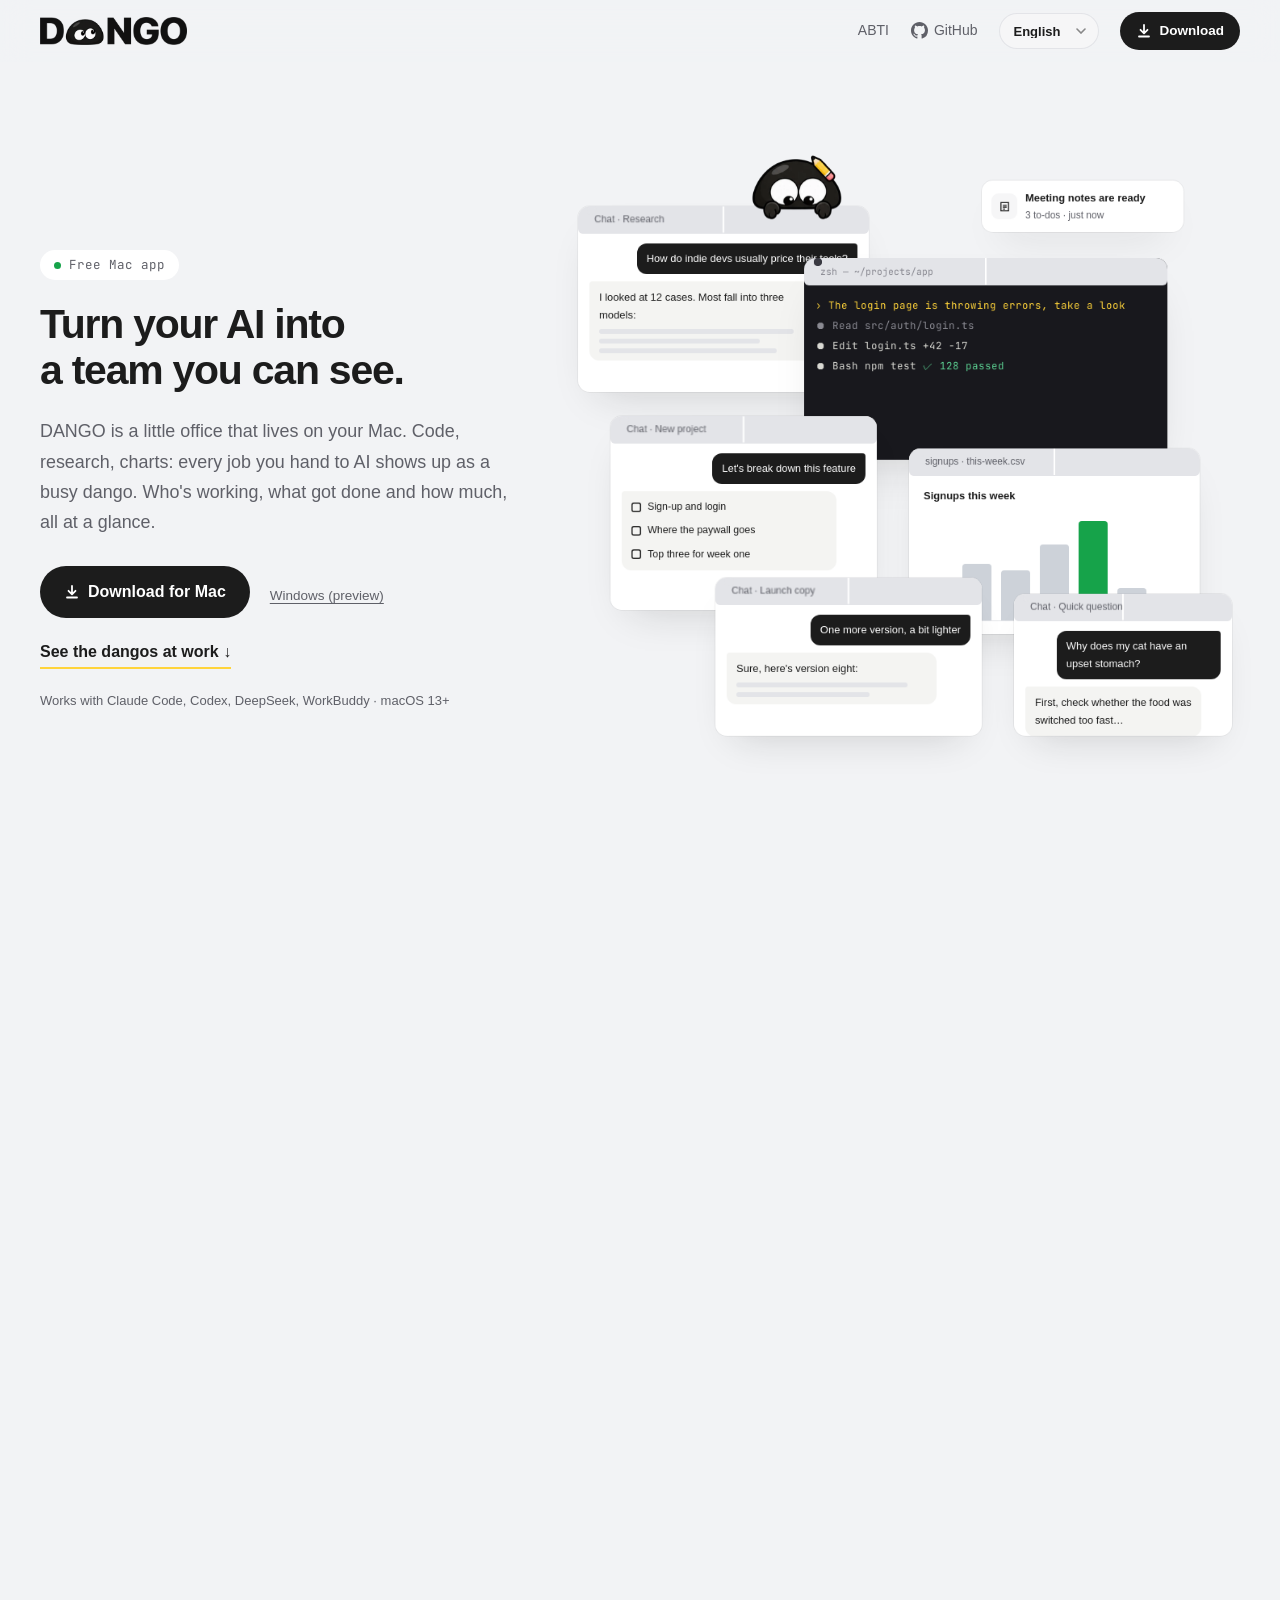
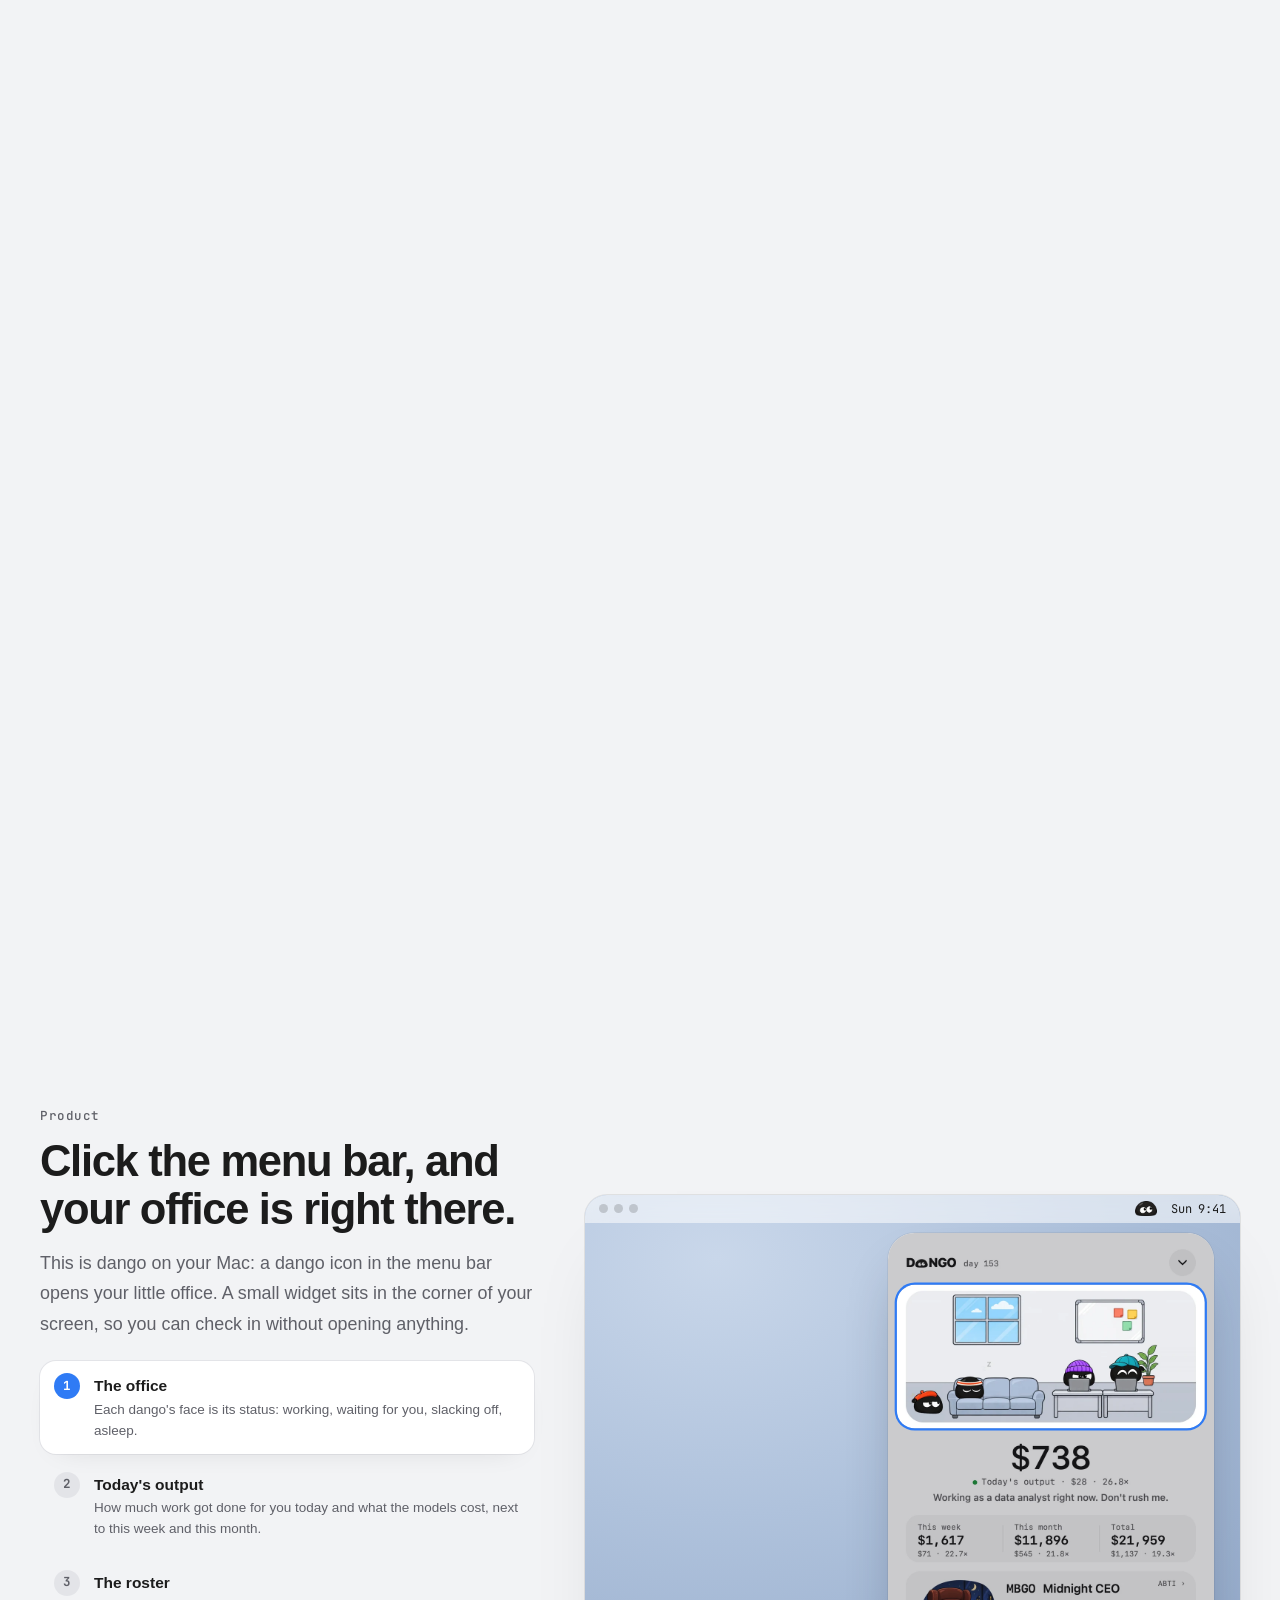
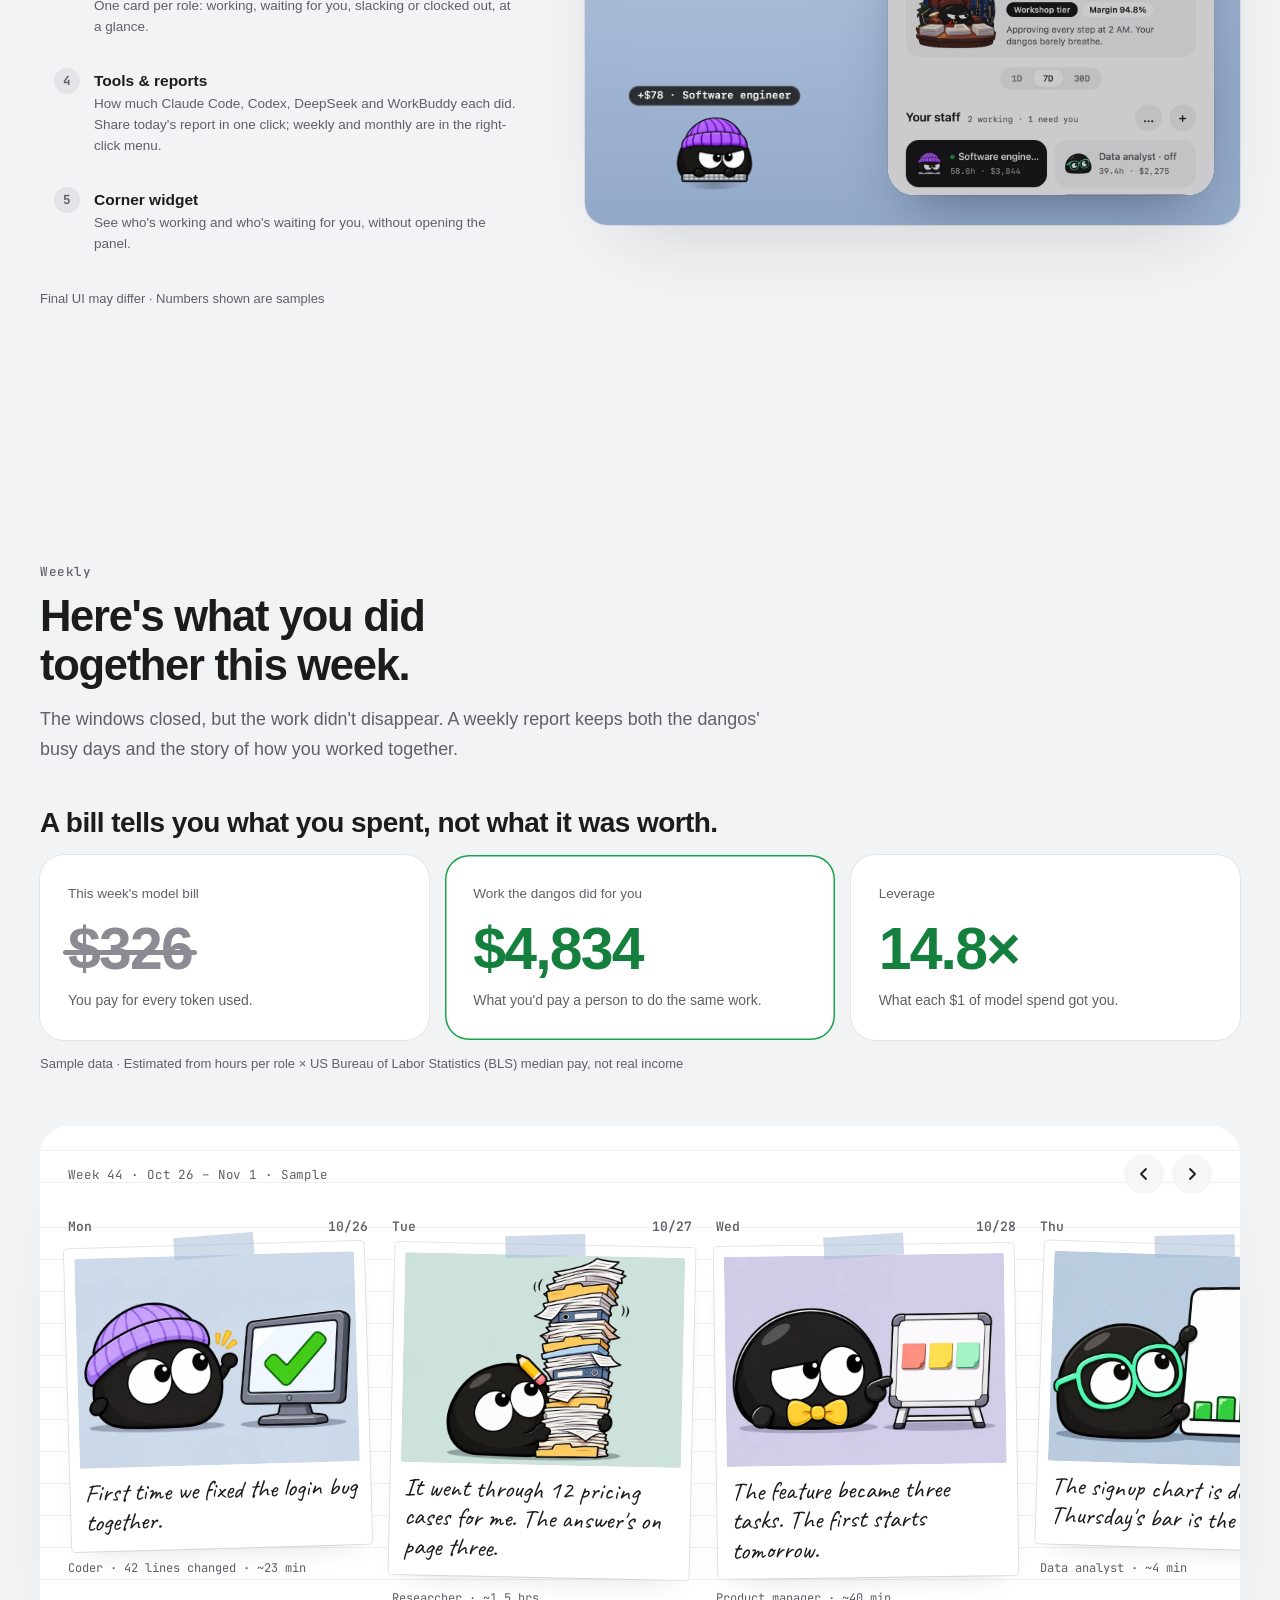
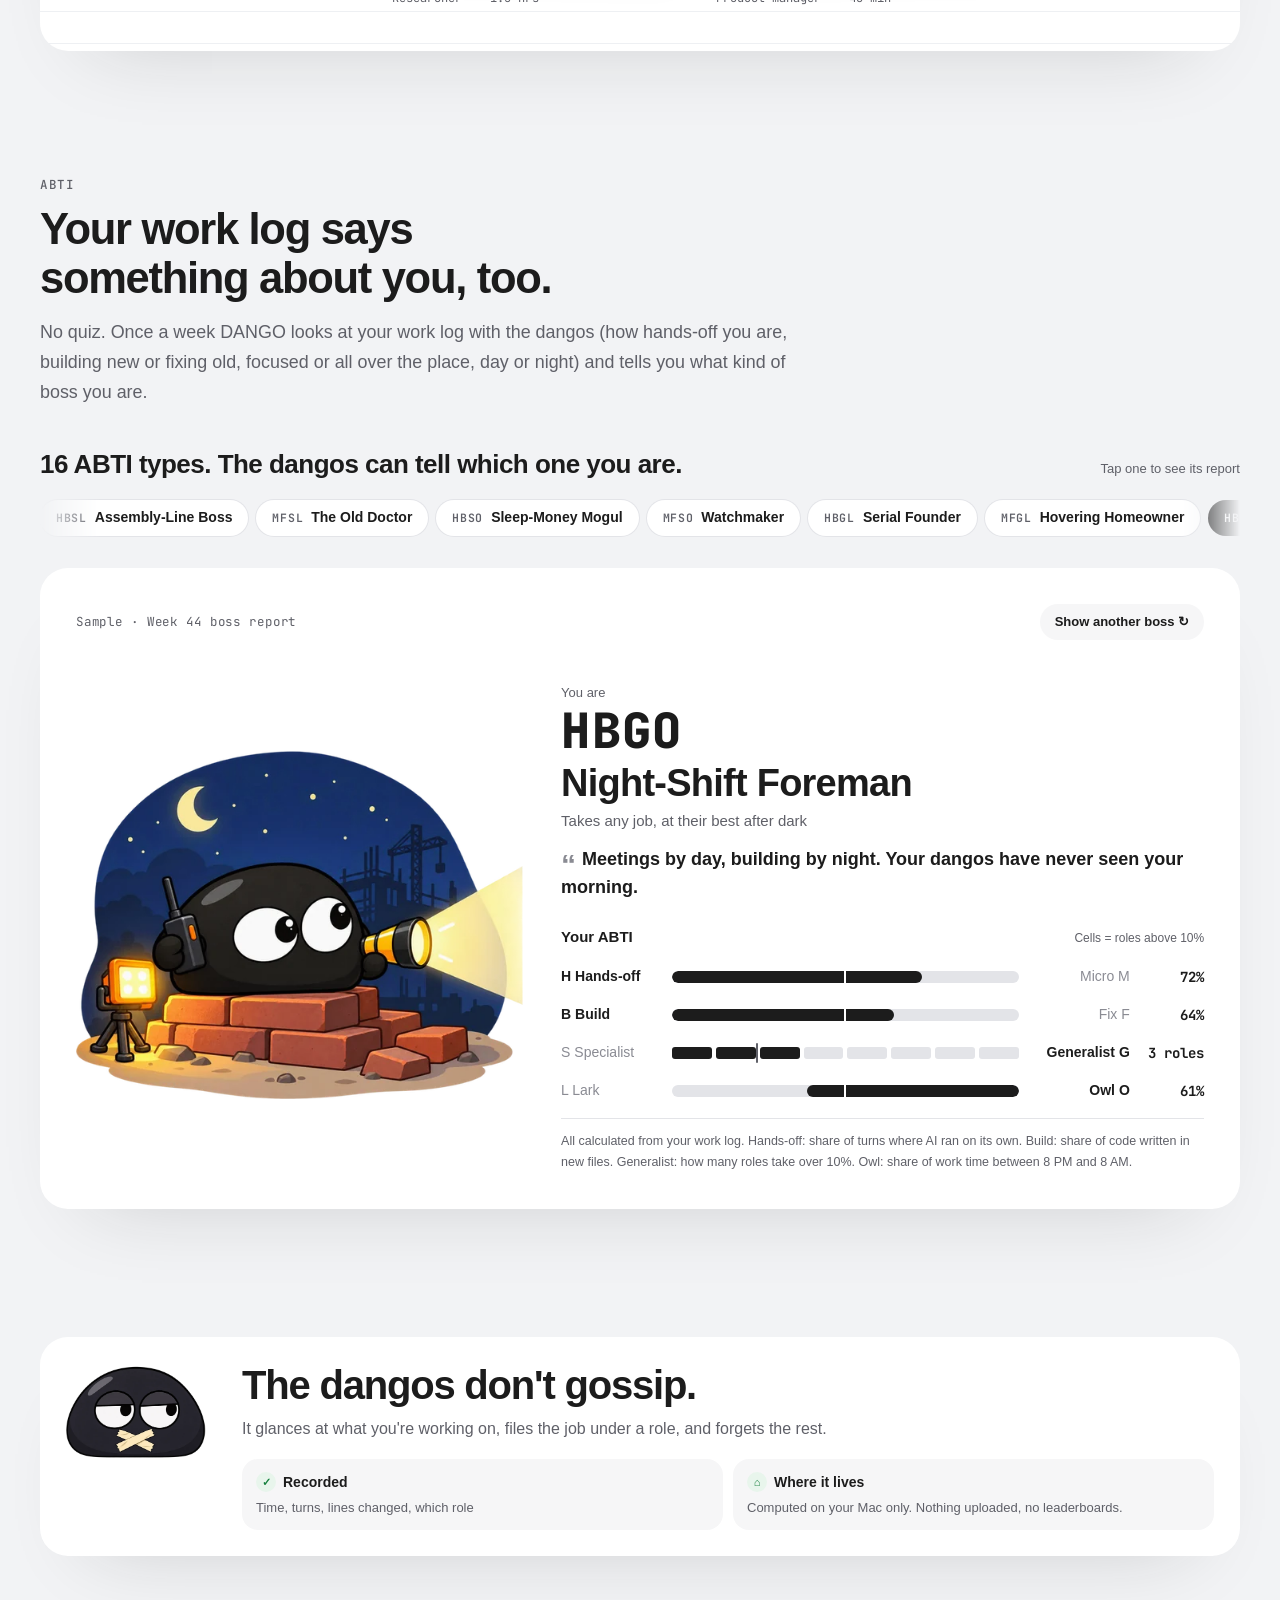
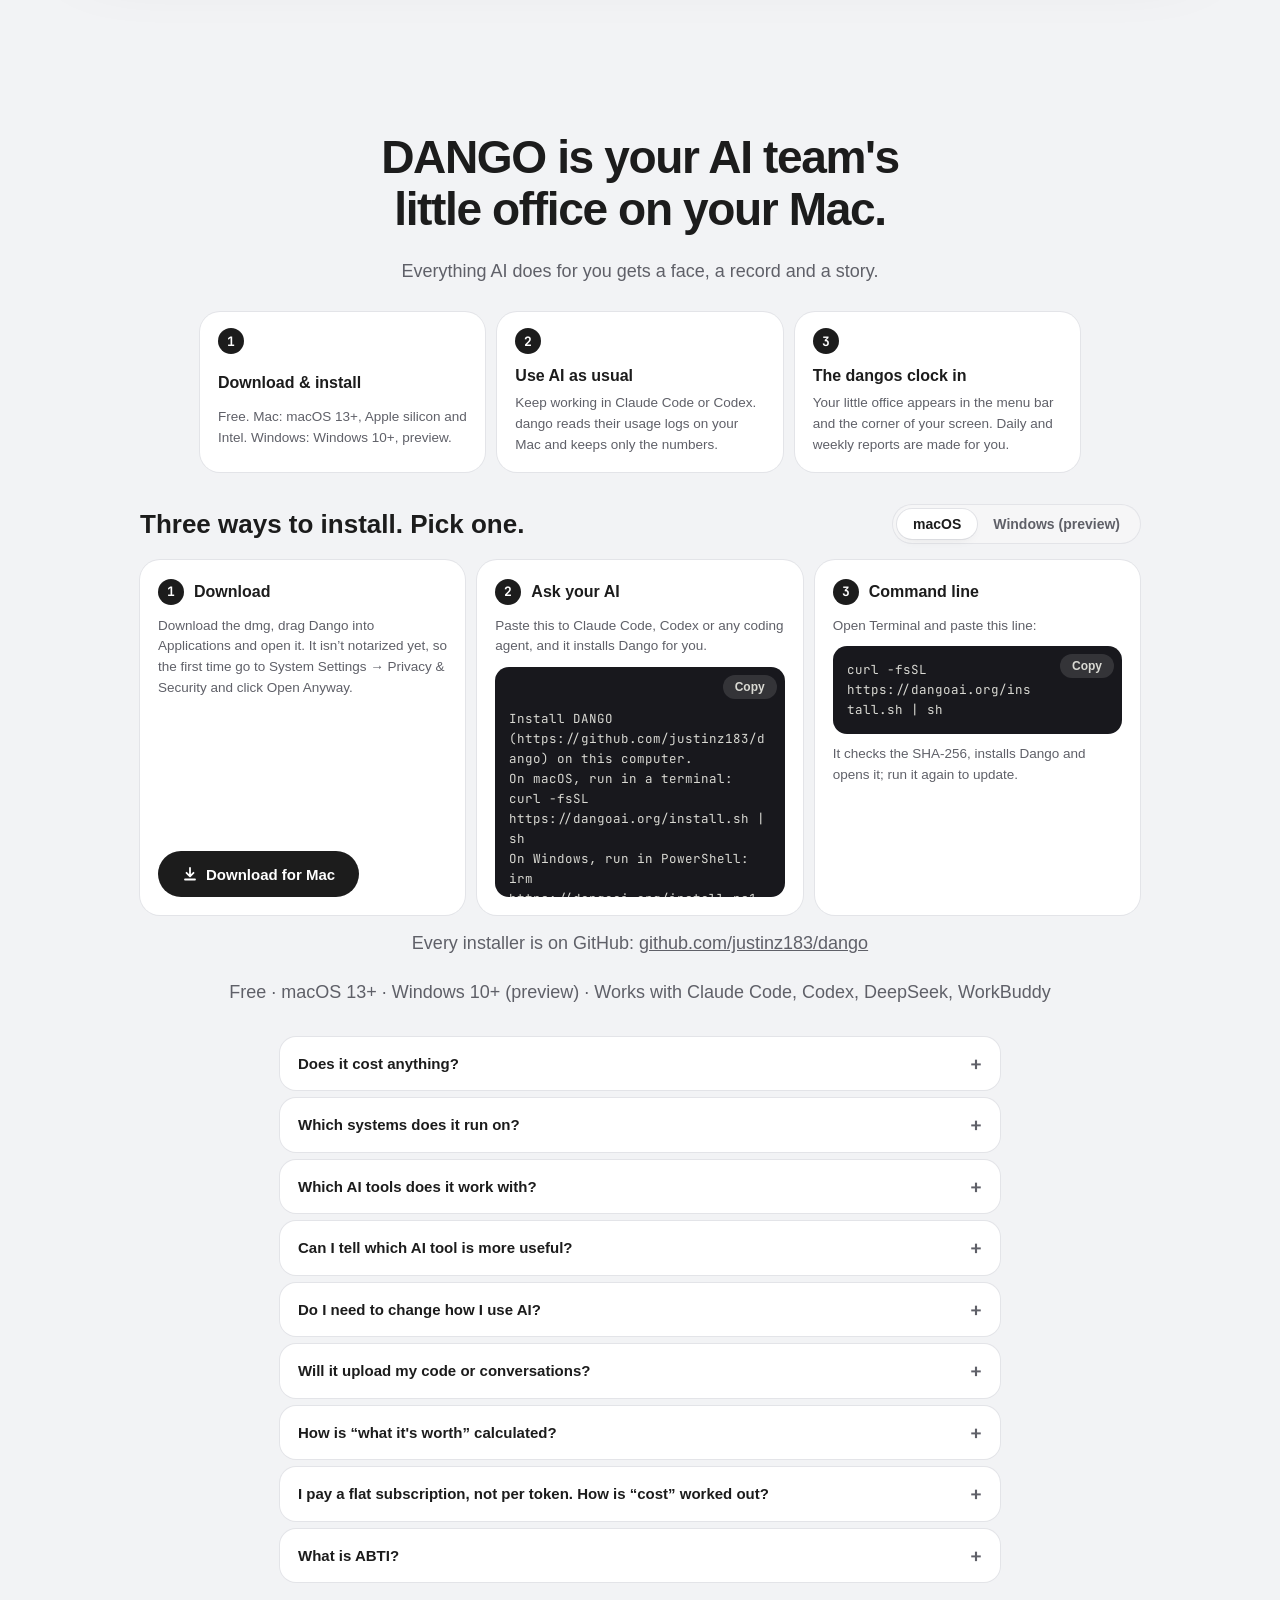
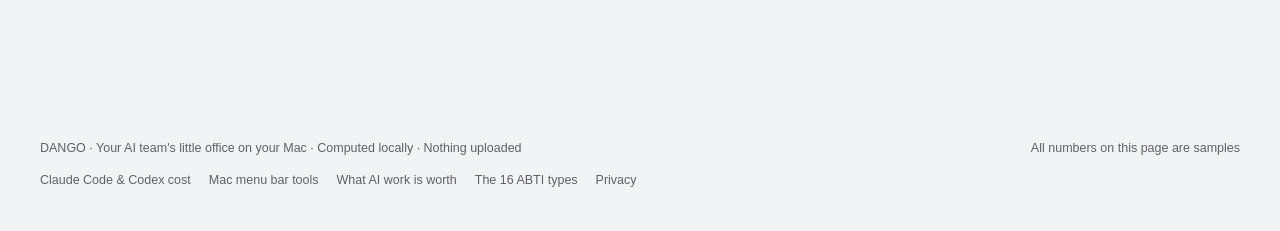
<file: site/index.html>
<!doctype html>
<html lang="en" class="i18n">
<head>
<meta charset="utf-8">
<meta name="viewport" content="width=device-width, initial-scale=1, viewport-fit=cover">
<title>DANGO · The Mac app that tallies your Claude Code &amp; Codex work</title>
<meta name="description" content="DANGO is a free Mac menu bar app that tallies how much work Claude Code, Codex and other AI tools did for you, what it cost and what it&#39;s worth.">
<meta name="theme-color" content="#F2F3F5" media="(prefers-color-scheme: light)">
<meta name="theme-color" content="#0F1014" media="(prefers-color-scheme: dark)">
<link rel="icon" href="favicon.png?v=20261110" type="image/png">
<style>html.i18n body{visibility:hidden}</style>
<noscript><style>html.i18n body{visibility:visible}</style></noscript>
<script>setTimeout(function () { document.documentElement.classList.remove('i18n'); }, 2500);</script>
<link rel="apple-touch-icon" href="apple-touch-icon.png?v=20261110">
<!-- 分享卡片：完整网址，有些平台只认完整地址 -->
<meta property="og:url" content="https://dangoai.org/">
<meta property="og:type" content="website">
<meta property="og:title" content="DANGO · The Mac app that tallies your Claude Code &amp; Codex work">
<meta property="og:description" content="DANGO is a free Mac menu bar app that tallies how much work Claude Code, Codex and other AI tools did for you, what it cost and what it&#39;s worth.">
<meta property="og:image" content="https://dangoai.org/og.png?v=20261110">
<meta name="twitter:card" content="summary_large_image">
<link rel="preconnect" href="https://fonts.googleapis.com">
<link rel="preconnect" href="https://fonts.gstatic.com" crossorigin>
<!-- 字体不阻塞加载：Google Fonts 打不开时（比如中国大陆）直接用系统字体，页面不会卡住 -->
<link rel="stylesheet" href="https://fonts.googleapis.com/css2?family=JetBrains+Mono:wght@400;500;600&family=Long+Cang&family=Caveat:wght@500;600&display=swap" media="print" onload="this.media='all'">
<noscript><link rel="stylesheet" href="https://fonts.googleapis.com/css2?family=JetBrains+Mono:wght@400;500;600&family=Long+Cang&family=Caveat:wght@500;600&display=swap"></noscript>
<style>
/* 窗口关上以后：首屏是一段滚动——满屏的 AI 对话窗口一个个关上，每关一个，一只团子落进小办公室；之后团子住在页面上，陪你看这一周的手账和老板人格。样式沿用产品面板：冷灰底、白色面板、等宽数字、绿色状态点。 */
:root{
  --page:#F2F3F5; --glass:rgba(242,243,245,.86); --panel:#FFFFFF; --tile:#F6F6F7; --ink:#1C1C1C; --sub:#5F6068; --faint:#8A8B93; --line:#E3E4E8;
  --good:#16A34A; --good-ink:#15803D; --good-bg:#E8F5EC; --wait:#E3790F; --wait-ink:#B45309; --wait-bg:#FDF1E4; --idle:#5574DB; --sleep:#9C9CA5; --mark:#2F7BF5; --money:#FFD43B;
  --wall:#FAFBFC; --floor:#ECEEF2; --trim:#DDE1E6; --frame:#FFFFFF; --sofa:#CBD3D6; --sofa-d:#B9C3C7; --desk:#E1E4E9; --desk-d:#CDD2D9; --leg:#BFC5CD; --board:#DCDFE4; --lid:#2A2C35;
  --term:#18181D; --term-ink:#D9D9D3; --term-dim:#8A8A92; --term-acc:#FFD43B;
  --bubble:#F4F4F2; --paper:#FFFFFF; --rule:#EEF0F3; --tape:rgba(170,190,215,.55); --shadow:rgba(28,28,28,.18);
  --dg-filter:none; --room-filter:none;
  --sans:-apple-system,BlinkMacSystemFont,"PingFang SC","Noto Sans SC","Helvetica Neue","Hiragino Sans GB","Microsoft YaHei",sans-serif;
  --mono:"JetBrains Mono","SF Mono",ui-monospace,Menlo,monospace;
  --hand:"Long Cang","Kaiti SC","STKaiti","KaiTi",cursive;
}
@media (prefers-color-scheme: dark){
  :root:not([data-theme="light"]){
    --page:#0E0F12; --glass:rgba(14,15,18,.86); --panel:#17181C; --tile:#1F2025; --ink:#F1F1EF; --sub:#A3A4AC; --faint:#74757D; --line:#2A2B31;
    --good:#3CC07E; --good-ink:#5DD394; --good-bg:#14301F; --wait:#F59A3C; --wait-ink:#F59A3C; --wait-bg:#33230F; --idle:#7F9BF5; --sleep:#7E7E88; --mark:#5C97F7; --money:#F7CC34;
    --wall:#1D1F25; --floor:#25282F; --trim:#31343C; --frame:#3A3E47; --sofa:#39414A; --sofa-d:#2F363E; --desk:#353941; --desk-d:#2B2E35; --leg:#41454E; --board:#2C3038; --lid:#0F1014;
    --term:#08080B; --bubble:#24252B; --paper:#1A1B20; --rule:#24262C; --tape:rgba(120,140,170,.35); --shadow:rgba(0,0,0,.55);
    --dg-filter:drop-shadow(1.2px 0 0 #4A4C58) drop-shadow(-1.2px 0 0 #4A4C58) drop-shadow(0 1.2px 0 #4A4C58) drop-shadow(0 -1.2px 0 #4A4C58); --room-filter:brightness(.86) saturate(.92);
    color-scheme:dark;
  }
}
:root[data-theme="dark"]{
  --page:#0E0F12; --glass:rgba(14,15,18,.86); --panel:#17181C; --tile:#1F2025; --ink:#F1F1EF; --sub:#A3A4AC; --faint:#74757D; --line:#2A2B31;
  --good:#3CC07E; --good-ink:#5DD394; --good-bg:#14301F; --wait:#F59A3C; --wait-ink:#F59A3C; --wait-bg:#33230F; --idle:#7F9BF5; --sleep:#7E7E88; --mark:#5C97F7; --money:#F7CC34;
  --wall:#1D1F25; --floor:#25282F; --trim:#31343C; --frame:#3A3E47; --sofa:#39414A; --sofa-d:#2F363E; --desk:#353941; --desk-d:#2B2E35; --leg:#41454E; --board:#2C3038; --lid:#0F1014;
  --term:#08080B; --bubble:#24252B; --paper:#1A1B20; --rule:#24262C; --tape:rgba(120,140,170,.35); --shadow:rgba(0,0,0,.55);
  --dg-filter:drop-shadow(1.2px 0 0 #4A4C58) drop-shadow(-1.2px 0 0 #4A4C58) drop-shadow(0 1.2px 0 #4A4C58) drop-shadow(0 -1.2px 0 #4A4C58); --room-filter:brightness(.86) saturate(.92);
  color-scheme:dark;
}
*,*::before,*::after{box-sizing:border-box}
html{scroll-behavior:smooth}
body{margin:0;background:var(--page);color:var(--ink);font-family:var(--sans);font-size:16px;line-height:1.7;-webkit-font-smoothing:antialiased;overflow-x:hidden}
body::before{content:"";position:fixed;inset:0 0 auto;height:env(safe-area-inset-top,0px);z-index:60;background:var(--glass)}
button,input{font:inherit;color:inherit}
:focus-visible{outline:3px solid var(--mark);outline-offset:3px;border-radius:8px}
h1,h2,h3,p{margin:0}
h1,h2{font-weight:800;letter-spacing:-.03em;line-height:1.12;text-wrap:balance}
img{max-width:100%}
.mono{font-family:var(--mono);font-variant-numeric:tabular-nums;letter-spacing:-.01em}
.wrap{max-width:1240px;margin-inline:auto;padding-left:max(20px,env(safe-area-inset-left,0px));padding-right:max(20px,env(safe-area-inset-right,0px))}
.dgimg{display:block;width:100%;height:auto;filter:var(--dg-filter);user-select:none;-webkit-user-drag:none}
.sr{position:absolute;width:1px;height:1px;overflow:hidden;clip:rect(0 0 0 0);white-space:nowrap}
.btn{display:inline-flex;align-items:center;gap:8px;height:52px;padding:0 24px;border-radius:999px;border:0;background:var(--ink);color:var(--panel);font-weight:700;font-size:16px;text-decoration:none;white-space:nowrap;cursor:pointer;transition:transform .15s}
.btn:hover{transform:translateY(-1px)}
.btn.sm{height:38px;padding:0 16px;font-size:13.5px}
.btn.ghost{background:var(--tile);color:var(--ink);box-shadow:0 0 0 1px var(--line)}
.inst{width:100%;max-width:1000px;text-align:left;display:grid;gap:14px;margin-top:6px;scroll-margin-top:90px}
.inst-hd{display:flex;flex-wrap:wrap;align-items:center;justify-content:space-between;gap:12px}
.inst-hd h3{font-size:clamp(20px,2.2vw,26px)}
.seg{display:inline-flex;padding:4px;border-radius:999px;background:var(--tile);box-shadow:0 0 0 1px var(--line)}
.seg button{border:0;background:none;padding:8px 16px;border-radius:999px;font:600 14px/1 var(--sans);color:var(--sub);cursor:pointer}
.seg button[aria-pressed="true"]{background:var(--panel);color:var(--ink);box-shadow:0 4px 14px -8px var(--shadow),0 0 0 1px var(--line)}
.inst-grid{display:grid;grid-template-columns:repeat(3,minmax(0,1fr));gap:12px}
.icard{display:flex;flex-direction:column;gap:10px;padding:18px;border-radius:20px;background:var(--panel);box-shadow:0 0 0 1px var(--line);min-width:0}
.icard .ih{display:flex;align-items:center;gap:10px;font-size:16px;font-weight:700}
.icard .ih i{flex:none;width:26px;height:26px;border-radius:50%;display:grid;place-items:center;background:var(--ink);color:var(--panel);font:700 13px/1 var(--mono);font-style:normal}
.inst .icard p{font-size:13.5px;line-height:1.55;color:var(--sub);margin:0}
.icard .btn{align-self:flex-start;height:46px;font-size:15px;margin-top:auto}
.code{position:relative;border-radius:14px;background:var(--term);color:var(--term-ink)}
.code pre{margin:0;padding:14px 84px 14px 14px;font:12.5px/1.6 var(--mono);white-space:pre-wrap;word-break:break-word;max-height:230px;overflow:auto}
.code.multi pre{padding:42px 14px 14px}
.code .cpy{position:absolute;top:8px;right:8px;border:0;border-radius:999px;padding:6px 12px;background:rgba(255,255,255,.12);color:var(--term-ink);font:600 12px/1 var(--sans);cursor:pointer}
.code .cpy:hover{background:rgba(255,255,255,.22)}
.code .cpy .c2,.code .cpy.done .c1{display:none}
.code .cpy.done .c2{display:inline}
.inst[data-os="mac"] .os-win,.inst[data-os="win"] .os-mac{display:none}
.inst > .fine{text-align:center}
.langhint{position:fixed;left:50%;bottom:20px;transform:translateX(-50%);z-index:100;padding:10px 18px;border-radius:999px;background:var(--ink);color:var(--panel);font-size:14px;font-weight:600;text-decoration:none;box-shadow:0 6px 20px var(--shadow);white-space:nowrap}
.inst > .fine a{color:inherit}
@media (max-width:860px){.inst-grid{grid-template-columns:minmax(0,1fr)}}
.winlink{display:inline-block;margin-top:10px;font-size:13.5px;color:var(--sub);text-decoration:underline;text-underline-offset:3px}
.btn svg{width:16px;height:16px;flex:none}
.link{font-weight:700;text-decoration:none;color:var(--ink);border-bottom:2px solid var(--money);padding-bottom:2px}
.chip{align-self:flex-start;display:inline-flex;align-items:center;gap:8px;padding:7px 14px;border-radius:999px;background:var(--panel);font:12.5px/1.3 var(--mono);color:var(--sub)}
.m-only{display:none}
.chip .dot{width:7px;height:7px;border-radius:50%;background:var(--good)}
.fine{font-size:13px;color:var(--sub);line-height:1.6}

/* 顶栏 */
.top{position:sticky;top:env(safe-area-inset-top,0px);z-index:50;background:var(--glass);-webkit-backdrop-filter:blur(14px);backdrop-filter:blur(14px)}
.top .wrap{display:flex;align-items:center;justify-content:space-between;height:62px;gap:12px}
.brand{display:block;flex:0 1 147px;min-width:84px;text-decoration:none}
.brand img{display:block;width:100%;height:auto}
.brand .lg-d{display:none}
@media (prefers-color-scheme: dark){:root:not([data-theme="light"]) .brand .lg-l{display:none}:root:not([data-theme="light"]) .brand .lg-d{display:block}}
:root[data-theme="dark"] .brand .lg-l{display:none}:root[data-theme="dark"] .brand .lg-d{display:block}
.top nav{display:flex;align-items:center;gap:22px;font-size:14px}
.top nav a.nl{color:var(--sub);text-decoration:none}
.top nav a.nl:hover{color:var(--ink)}
.top nav a.gh{display:inline-flex;align-items:center;gap:6px}
.top nav a.gh svg{width:17px;height:17px}
.lang{height:34px;min-width:44px;padding:0 30px 0 14px;border:0;border-radius:999px;background:var(--tile) url("data:image/svg+xml,%3Csvg xmlns='http://www.w3.org/2000/svg' width='10' height='6'%3E%3Cpath d='M1 1l4 4 4-4' fill='none' stroke='%23888' stroke-width='1.6' stroke-linecap='round'/%3E%3C/svg%3E") no-repeat right 12px center;color:var(--ink);font:700 13px/1 var(--sans);cursor:pointer;box-shadow:0 0 0 1px var(--line);-webkit-appearance:none;appearance:none}
.lang:hover{background:var(--line)}
@media (max-width:380px){.chip{font-size:11.5px;padding:6px 12px}}
/* 英文版的小调整 */
:root[lang="en"] .polaroid .cap{font-family:"Caveat",cursive;font-size:clamp(23px,2vw,27px);line-height:1.15}
:root[lang="en"] .say h1{font-size:clamp(30px,3.6vw,50px)}
:root[lang="en"] .say h1.h-lead{font-size:clamp(28px,3.2vw,42px)}
:root[lang="en"] .head h2{font-size:clamp(28px,3.4vw,44px)}
:root[lang="en"] .end h2{font-size:clamp(26px,3.6vw,48px)}
@media (max-width:900px){:root[lang="en"] .say h1,:root[lang="en"] .say h1.h-lead{font-size:clamp(25px,6.6vw,32px)}:root[lang="en"] .say p.lede{font-size:13.5px;line-height:1.6}:root[lang="en"] .copy{min-height:330px}}
:root[lang="en"] .dim{grid-template-columns:7.2em minmax(0,1fr) 7.2em 4.6em}
@media (max-width:520px){:root[lang="en"] .dim{grid-template-columns:6.4em minmax(0,1fr) 6.4em 4.2em;font-size:12px}}
@media (max-width:560px){.top nav a.nl{display:none}.top nav a.gh{display:inline-flex}.top nav a.gh span{display:none}}
@media (max-width:440px){.top nav{gap:14px}.top nav .btn.sm{width:38px;padding:0;gap:0;font-size:0;justify-content:center}}

/* ── 首屏：窗口关上以后 ── */
.story{position:relative;height:280vh}
.stage{position:sticky;top:calc(62px + env(safe-area-inset-top,0px));height:calc(100vh - 62px - env(safe-area-inset-top,0px));height:calc(100svh - 62px - env(safe-area-inset-top,0px));overflow:hidden}
.stage .wrap{height:100%;display:grid;grid-template-columns:minmax(0,.82fr) minmax(0,1.18fr);gap:clamp(24px,4vw,56px);align-items:center;padding-block:clamp(10px,2.4vh,28px)}
.copy{position:relative;min-height:440px}
.say{position:absolute;inset:0;display:flex;flex-direction:column;justify-content:center;gap:22px;opacity:0;visibility:hidden;transform:translateY(14px);transition:opacity .16s ease,transform .16s ease,visibility 0s .16s;pointer-events:none}
.say.on{opacity:1;visibility:visible;transform:none;pointer-events:auto;transition:opacity .4s ease .16s,transform .4s ease .16s,visibility 0s}
.say h1{font-size:clamp(36px,4.2vw,56px)}
.say h1.h-lead{font-size:clamp(34px,3.4vw,48px)}
.say p.lede{font-size:clamp(15px,1.4vw,18px);color:var(--sub);max-width:28em}
.hint{display:inline-flex;align-items:center;gap:10px;align-self:flex-start;height:44px;padding:0 18px;border-radius:999px;background:var(--panel);box-shadow:inset 0 0 0 1px var(--line);font-size:14.5px;font-weight:600}
.hint svg{width:15px;height:15px;animation:nudge 1.6s ease-in-out infinite}
.meter{display:inline-flex;width:76px;height:5px;border-radius:3px;background:var(--line);overflow:hidden}
.meter i{display:block;height:100%;background:var(--good);border-radius:3px;transition:width .2s}
.tiles{display:grid;grid-template-columns:repeat(3,minmax(0,1fr));gap:10px;max-width:480px}
.tiles div{padding:12px 14px;border-radius:16px;background:var(--panel);display:grid;gap:2px;min-width:0}
.tiles small{font-size:12px;color:var(--sub)}
.tiles b{font:600 clamp(19px,2vw,24px)/1.2 var(--mono)}
.tiles b span{font:500 13px/1 var(--sans)}
.tiles .w{background:var(--wait-bg)}
.tiles .w small{color:var(--wait-ink)}

.cta{display:flex;align-items:center;gap:20px;flex-wrap:wrap;margin-top:6px}
.perchbtn{position:relative}
.perchbtn .sitter{position:absolute;right:14px;top:-38px;width:52px;pointer-events:none}
.screen-wrap{position:relative;height:100%;min-height:0;display:grid;place-items:center}
.screen{position:relative;width:840px;height:760px;flex:none}
.box{position:absolute;left:0;top:0;width:840px;height:760px;transform-origin:0 0}
.room{position:absolute;left:0;right:0;bottom:0;height:0;border-radius:32px;overflow:hidden;background:transparent;box-shadow:0 30px 70px -40px var(--shadow);z-index:1}
.room::after{content:"";position:absolute;inset:0;border-radius:inherit;box-shadow:inset 0 0 0 1.2px rgba(40,44,56,.55);pointer-events:none;z-index:3}
.room.roomfront{z-index:6;box-shadow:none;pointer-events:none}
.room.roomfront::after{display:none}
.room .rl{position:absolute;left:0;bottom:0;width:840px;height:760px;max-width:none;display:block;filter:var(--room-filter);user-select:none;-webkit-user-drag:none}
.room .rlabel{position:absolute;left:24px;top:22px;display:flex;align-items:center;gap:8px;padding:6px 13px;border-radius:999px;background:var(--panel);box-shadow:0 0 0 1px var(--line);font-size:13px;font-weight:700;line-height:1.3;z-index:2}
.room .rlabel span{font:400 12px/1 var(--mono);color:var(--sub)}

.win{position:absolute;z-index:10;background:var(--panel);border-radius:14px;box-shadow:0 24px 50px -24px var(--shadow),0 0 0 1px rgba(0,0,0,.06);overflow:hidden;display:flex;flex-direction:column;transform-origin:50% 50%;will-change:transform,opacity}
.win .bar{height:34px;flex:none;padding:0 12px;display:flex;align-items:center;gap:6px;border-bottom:1px solid var(--line)}
.win .bar i{width:10px;height:10px;border-radius:50%;background:var(--line)}
.win .bar span{margin-left:8px;font-size:12px;color:var(--sub)}
.win .body{flex:1;padding:12px 14px;display:flex;flex-direction:column;gap:9px;font-size:13px}
.me{align-self:flex-end;max-width:84%;padding:8px 12px;border-radius:12px 4px 12px 12px;background:var(--ink);color:var(--panel)}
.ai{align-self:flex-start;max-width:90%;padding:9px 12px;border-radius:4px 12px 12px 12px;background:var(--bubble);display:flex;flex-direction:column;gap:6px}
.ln{display:block;height:6px;border-radius:3px;background:var(--line)}
.win.term{background:var(--term);box-shadow:0 28px 56px -26px var(--shadow)}
.win.term .bar{border-color:rgba(255,255,255,.07)}
.win.term .bar i{background:#3A3A42}
.win.term .bar span{font-family:var(--mono);font-size:11.5px;color:var(--term-dim)}
.win.term .body{font:12.5px/2 var(--mono);color:var(--term-ink);gap:0}
.win.note{flex-direction:row;align-items:center;gap:10px;padding:10px 12px;border-radius:14px}
.win.note .ic{width:32px;height:32px;border-radius:9px;background:var(--tile);display:grid;place-items:center;flex:none}
.box-cb{width:12px;height:12px;border-radius:3px;box-shadow:inset 0 0 0 1.5px var(--ink);flex:none}
.chart{flex:1;display:flex;align-items:flex-end;gap:12px;border-bottom:1px solid var(--line)}
.chart i{flex:1;border-radius:4px 4px 0 0;background:var(--desk-d)}
.chart i.hi{background:var(--good)}
.actor{position:absolute;left:0;top:0;width:0;height:0;z-index:5;will-change:transform;opacity:0;--w:120px;--th:100px}
.actor.floor{z-index:7}
.peeker{position:absolute;left:236px;top:-23px;width:110px;z-index:11;pointer-events:none;transform-origin:50% 100%;animation:bob 2.8s ease-in-out infinite}
.actor.fly{z-index:30}
.lift{position:absolute;bottom:0;left:calc(var(--w) / -2);width:var(--w);transform-origin:50% 100%}
.ptag{position:absolute;left:0;bottom:calc(var(--th) + 8px + var(--dy,0px));transform:translateX(-50%);display:inline-flex;align-items:center;gap:6px;padding:5px 11px;border-radius:999px;background:var(--panel);box-shadow:0 6px 16px -8px var(--shadow),0 0 0 1px var(--line);font-size:12.5px;font-weight:600;white-space:nowrap;opacity:0;transition:opacity .25s}
.ptag.on{opacity:1}
.ptag .d{width:7px;height:7px;border-radius:50%;background:var(--st,var(--good));flex:none}
.ptag .ok{color:var(--good)}
.ptag .gold{color:#B7791F}
.ptag button{border:0;height:24px;padding:0 10px;border-radius:999px;background:var(--ink);color:var(--panel);font-size:11.5px;font-weight:700;cursor:pointer;margin-right:-5px}
.check{position:absolute;left:calc(var(--w) / 2 - 26px);bottom:calc(var(--th) - 22px);width:18px;height:18px;border-radius:50%;background:var(--good);color:#fff;font-size:11px;font-weight:700;display:grid;place-items:center;opacity:0;transition:opacity .2s}
.check.on{opacity:1}
.zz{position:absolute;left:34px;bottom:calc(var(--th) - 6px);font:700 18px/1 var(--mono);color:var(--sub);opacity:0;pointer-events:none}
.zz + .zz{left:52px;font-size:13px}
.actor.sleeping .zz{animation:zz 2.6s ease-in-out infinite}
.actor.sleeping .zz + .zz{animation-delay:1.3s}
@media (max-width:900px){
  .story{height:260vh}
  .stage .wrap{grid-template-columns:minmax(0,1fr);grid-template-rows:auto minmax(0,1fr);align-items:stretch;gap:10px}
  .copy{min-height:250px}
  .say{justify-content:flex-end;gap:12px}
  .say h1{font-size:clamp(30px,8vw,40px)}
  .say h1.h-lead{font-size:clamp(28px,7.6vw,38px)}
  .say p.lede{font-size:14.5px}
  .tiles b{font-size:18px}
  .cta .btn{height:46px;font-size:15px}
  .copy{min-height:290px}
  .say[data-say="2"] .chip{display:none}
  .say .tools{display:none}
  .m-only{display:inline}
  .perchbtn .sitter{display:none}
}
/* 手机上办公室缩得很小：头顶的字按原大小显示，只留「等你批准」这一条 */
.box.tiny .ptag{font-size:calc(11px / var(--k,1));padding:.4em .9em;gap:.5em}
.box.tiny .ptag .d{width:.6em;height:.6em}
.box.tiny .ptag button{font-size:1em;height:1.9em;padding:0 .8em}
.box.tiny .ptag.fin{display:none}
.box.tiny .a-data .ptag.fin{display:inline-flex}
.box.tiny .room.short .rlabel{display:none}
.box.tiny .rlabel{font-size:calc(11px / var(--k,1));left:calc(14px / var(--k,1));top:calc(12px / var(--k,1))}
.box.tiny .rlabel span{font-size:calc(10px / var(--k,1))}
@media (max-width:900px) and (max-height:760px){.say p.lede{display:none}}

/* 区块 */
.block{padding-block:clamp(72px,10vw,128px)}
.head{display:grid;gap:14px;max-width:760px;margin-bottom:clamp(26px,3.4vw,40px)}
.head h2{font-size:clamp(30px,4.2vw,52px);position:relative;display:inline-block;justify-self:start}
.head p{font-size:clamp(15px,1.4vw,18px);color:var(--sub)}
.eyebrow{font:500 12.5px/1 var(--mono);color:var(--sub);letter-spacing:.04em}
.perch{position:absolute;right:-18px;top:-54px;width:76px;pointer-events:none}
.head h2:hover .perch img{animation:hop .5s cubic-bezier(.3,1.6,.5,1)}

/* 真实的产品 */
.prod{display:grid;grid-template-columns:minmax(0,.86fr) minmax(0,1.14fr);gap:clamp(24px,4vw,64px);align-items:center}
.prod > *{min-width:0}
.prod-copy{display:grid;gap:22px}
.steps{list-style:none;margin:0;padding:0;display:grid;gap:6px;counter-reset:st}
.steps button{display:grid;grid-template-columns:28px minmax(0,1fr);column-gap:12px;width:100%;text-align:left;border:0;border-radius:16px;padding:12px 14px;background:transparent;cursor:pointer;color:var(--ink);font:inherit;transition:background .2s}
.steps button::before{counter-increment:st;content:counter(st);grid-row:1 / span 2;width:26px;height:26px;border-radius:50%;display:grid;place-items:center;font:700 12.5px/1 var(--mono);background:var(--line);color:var(--sub);transition:background .2s,color .2s}
.steps b{font-size:15.5px}
.step-desc{display:none}
.steps span{font-size:13.5px;line-height:1.55;color:var(--sub)}
.steps button:hover{background:var(--tile)}
.steps button[aria-pressed="true"]{background:var(--panel);box-shadow:0 10px 30px -20px var(--shadow),0 0 0 1px var(--line)}
.steps button[aria-pressed="true"]::before{background:var(--mark);color:#fff}
.mac{--pk:.74;position:relative;height:calc(40px + 760px * var(--pk) + 28px);border-radius:22px;overflow:hidden;background:radial-gradient(120% 90% at 20% 10%,#C9D7EA 0%,#AFC2DC 45%,#93A9C9 100%);box-shadow:0 40px 80px -40px var(--shadow),0 0 0 1px rgba(0,0,0,.08)}
.mac-bar{position:absolute;left:0;right:0;top:0;height:28px;display:flex;align-items:center;justify-content:space-between;padding:0 14px;background:rgba(255,255,255,.55);-webkit-backdrop-filter:blur(10px);backdrop-filter:blur(10px);font-size:12px;color:#1C1C1C}
.mac-dots{display:flex;gap:6px}.mac-dots i{width:9px;height:9px;border-radius:50%;background:rgba(28,28,28,.18)}
.mac-r{display:flex;align-items:center;gap:12px}
.mac-ico{display:grid;place-items:center;width:26px;height:20px}
.mac-ico img{display:block}
.pn-mono{font-family:"JetBrains Mono","SF Mono",Menlo,monospace;font-variant-numeric:tabular-nums;letter-spacing:-0.01em}
.pn-view{position:absolute;right:clamp(14px,4%,32px);top:38px;width:calc(440px * var(--pk));height:calc(760px * var(--pk));overflow:hidden;border-radius:calc(36px * var(--pk));box-shadow:0 30px 60px -24px rgba(20,30,50,.45),0 0 0 1px rgba(0,0,0,.06);background:#fff}
.pn{position:relative;width:440px;transform-origin:0 0;transform:scale(var(--pk)) translateY(calc(var(--off,0) * -1px));transition:transform .75s cubic-bezier(.4,0,.2,1)}
.pn img{display:block;width:440px;height:auto}
.pn-hl{position:absolute;left:12px;right:12px;top:var(--t,70px);height:var(--h,226px);border-radius:24px;box-shadow:0 0 0 3px #2F7BF5,0 0 0 2400px rgba(18,22,30,.22);pointer-events:none;transition:top .6s cubic-bezier(.4,0,.2,1),height .6s cubic-bezier(.4,0,.2,1)}
.wg{position:absolute;left:clamp(14px,4%,32px);bottom:24px;display:grid;gap:8px;transform-origin:0 100%;transform:scale(.9)}
.wg-i{border-radius:22px;transition:box-shadow .3s}
.mac.w .wg-i{box-shadow:0 0 0 3px #2F7BF5}
.pn-bob{animation:bob 3s ease-in-out infinite}
.pn-wobble{animation:pnwob 1.6s ease-in-out infinite;transform-origin:50% 90%}
@keyframes pnwob{0%,100%{transform:rotate(0)}25%{transform:rotate(-3deg)}75%{transform:rotate(3deg)}}
@media (max-width:1100px){.mac{--pk:.66}}
@media (max-width:900px){
  .prod{grid-template-columns:minmax(0,1fr)}
  .mac{--pk:.6;order:2;height:calc(36px + 760px * var(--pk) + 112px)}
  .pn-view{top:34px;right:50%;transform:translateX(50%)}
  .wg{left:50%;bottom:14px;transform:translateX(-50%) scale(.82);transform-origin:50% 100%}
  .prod-copy{display:contents}
  .prod .head{order:1}
  .steps{order:3;display:flex;gap:6px;overflow-x:auto;scrollbar-width:none;margin-inline:-20px;padding:2px 20px 4px}
  .steps::-webkit-scrollbar{display:none}
  .steps li{flex:none}
  .steps button{grid-template-columns:auto auto;align-items:center;column-gap:7px;padding:6px 13px 6px 6px;border-radius:999px;background:var(--tile)}
  .steps button::before{grid-row:auto;width:22px;height:22px;font-size:11.5px}
  .steps b{font-size:14px;white-space:nowrap}
  .steps span{display:none}
  .step-desc{display:block;order:4;margin-top:-10px;font-size:14.5px;line-height:1.6;color:var(--sub);min-height:3.2em}
  .prod-copy > .fine{order:5;margin-top:-12px}
}
@media (max-width:420px){.mac{--pk:.54}}

/* 这一周：账单 vs 值多少 */
.money{margin-bottom:clamp(30px,4.4vw,52px);display:grid;gap:14px}
.money h3{font-size:clamp(20px,2.4vw,28px);font-weight:800;letter-spacing:-.02em;line-height:1.3;text-wrap:balance}
.bills{display:grid;grid-template-columns:repeat(3,minmax(0,1fr));gap:clamp(10px,1.4vw,16px)}
.bills > div{display:grid;align-content:start;gap:6px;min-width:0;padding:clamp(18px,2.2vw,28px);border-radius:24px;background:var(--panel);box-shadow:0 0 0 1px var(--line)}
.bills small{font-size:13.5px;color:var(--sub)}
.bills b{justify-self:start;margin:6px 0 4px;font:800 clamp(36px,4.6vw,62px)/1.05 var(--sans);letter-spacing:-.03em;font-variant-numeric:tabular-nums}
.bills .spent{color:var(--faint);position:relative}
.bills .spent::after{content:"";position:absolute;left:-4%;right:-4%;top:52%;height:clamp(3px,.4vw,5px);border-radius:3px;background:currentColor;transform:scaleX(0);transform-origin:0 50%;transition:transform .5s ease .35s}
.bills.on .spent::after{transform:scaleX(1)}
.bills .worth,.bills .lev{color:var(--good-ink)}
.bills .hi{box-shadow:inset 0 0 0 1.5px var(--good)}
.bills p{font-size:14px;line-height:1.55;color:var(--sub)}
@media (max-width:700px){.bills{grid-template-columns:minmax(0,1fr)}.bills b{font-size:40px}}

/* 这一周：手账 */
.book{background:var(--paper);border-radius:28px;box-shadow:0 40px 80px -50px var(--shadow);padding:clamp(16px,2.4vw,28px) 0 clamp(18px,2.6vw,30px);background-image:repeating-linear-gradient(transparent 0 31px,var(--rule) 31px 32px);background-position:0 70px}
.book-hd{display:flex;justify-content:space-between;align-items:center;gap:10px 16px;flex-wrap:wrap;padding:0 clamp(16px,2.4vw,28px) 14px}
.book-hd .mono{font-size:12.5px;color:var(--sub)}
.pager{display:flex;gap:8px}
.pager button{width:40px;height:40px;border-radius:50%;border:0;background:var(--tile);cursor:pointer;display:grid;place-items:center}
.pager svg{width:16px;height:16px}
.track{display:flex;gap:clamp(14px,2vw,24px);overflow-x:auto;scroll-snap-type:x mandatory;scroll-padding-inline:clamp(16px,2.4vw,28px);padding:12px clamp(16px,2.4vw,28px) 14px;scrollbar-width:none;-webkit-overflow-scrolling:touch}
.track::-webkit-scrollbar{display:none}
.page{flex:0 0 clamp(250px,26vw,300px);scroll-snap-align:start;display:flex;flex-direction:column;gap:12px;position:relative}
.day{font:600 13px/1 var(--mono);color:var(--sub);display:flex;justify-content:space-between}
.polaroid{position:relative;background:var(--panel);padding:10px 10px 0;border-radius:4px;box-shadow:0 14px 30px -18px var(--shadow),0 0 0 1px var(--line);transform:rotate(var(--r,-1.2deg))}
.polaroid::before{content:"";position:absolute;left:50%;top:-10px;width:80px;height:22px;transform:translateX(-50%) rotate(-3deg);background:var(--tape);z-index:2}
.shot{position:relative;aspect-ratio:4/3;border-radius:2px;overflow:hidden;background:var(--bg)}
.shot .jimg{position:absolute;inset:0;width:100%;height:100%;object-fit:cover;display:block}

.polaroid .cap{font-family:var(--hand);font-size:clamp(19px,1.8vw,22px);line-height:1.35;padding:10px 4px 14px;color:var(--ink)}
.meta{font:12px/1.4 var(--mono);color:var(--sub)}
.report{flex-basis:clamp(280px,30vw,340px);background:var(--panel);border-radius:22px;box-shadow:0 0 0 1px var(--line);padding:18px 18px 16px;display:flex;flex-direction:column;gap:12px}
.report .big{font:600 clamp(34px,3.6vw,42px)/1 var(--mono);letter-spacing:-.03em}
.report .big span{font:700 15px/1 var(--sans);margin-left:4px;letter-spacing:0}
.rows{display:grid;gap:8px;margin:2px 0}
.rows div{display:grid;grid-template-columns:10px minmax(0,1fr) auto auto;gap:10px;align-items:center;font-size:13.5px}
.rows .rd{width:10px;height:10px;border-radius:3px;background:var(--c)}
.rows .h{font:12px/1 var(--mono);color:var(--sub)}
.rows .v{font:600 13.5px/1 var(--mono)}
.stamp{align-self:flex-end;margin-top:2px;padding:8px 12px;border:2px solid var(--good);color:var(--good-ink);border-radius:10px;font-size:12.5px;font-weight:700;transform:rotate(-5deg)}

/* 老板人格：一份示例报告 + 16 种老板图鉴 */
.card{background:var(--panel);border-radius:28px;padding:clamp(16px,2.4vw,26px);box-shadow:0 40px 80px -50px var(--shadow)}
.ghostbtn{border:0;height:36px;padding:0 15px;border-radius:999px;background:var(--tile);font-size:13px;font-weight:600;cursor:pointer;color:var(--ink)}
.ghostbtn:hover{background:var(--line)}
.abti{position:relative}
#rep{scroll-margin-top:130px}
.prone{position:absolute;right:clamp(28px,6vw,64px);top:-54px;width:clamp(78px,8vw,100px);z-index:2;pointer-events:none}

.quietsec{position:relative;overflow-x:clip}
.peek{position:absolute;right:0;top:-8px;width:clamp(52px,5.5vw,72px);transform:translateX(105%);transition:transform .7s cubic-bezier(.3,1.4,.5,1);pointer-events:none;z-index:2}
.peek.on{transform:none}
@media (max-width:760px){.peek{display:none}}
.rep{display:grid;grid-template-columns:minmax(0,.82fr) minmax(0,1.18fr);gap:clamp(16px,3vw,48px);padding:clamp(18px,2.8vw,36px)}
.rep-main{display:grid;gap:22px;align-content:start;min-width:0}
.rep > *{min-width:0}
.rep-hd{grid-column:1/-1;display:flex;justify-content:space-between;align-items:center;gap:10px 16px;flex-wrap:wrap}
.rep-hd .mono{font-size:12.5px;color:var(--sub)}
.rep-who{display:grid;gap:10px}
.rep-art{display:grid;place-items:center;align-self:center;width:100%;max-width:460px;justify-self:center}
.rep-art img{max-width:100%;max-height:100%;width:auto;height:auto;display:block}
.rep-id small{font-size:13px;color:var(--sub)}
.rep-code{display:block;font:800 clamp(34px,3.8vw,52px)/1 var(--mono);letter-spacing:.03em;margin-top:2px}
.rep-id h3{font-size:clamp(26px,3vw,38px);font-weight:800;letter-spacing:-.02em;line-height:1.12;margin:6px 0 4px}
.rep-id p{color:var(--sub);font-size:15px}
.rep-roast{display:block;margin-top:2px;font-size:clamp(16px,1.5vw,18px);font-weight:600;line-height:1.55;quotes:"“" "”"}
.rep-roast::before{content:open-quote;font:800 30px/0 var(--sans);color:var(--faint);vertical-align:-.32em;margin-right:6px}
.rep-roast::after{content:""}
.rep-side{display:grid;gap:16px;align-content:start}
.dims-hd{display:flex;justify-content:space-between;align-items:baseline;gap:8px;flex-wrap:wrap;font-weight:700;font-size:15px}
.dims-hd span{font-weight:400;font-size:12px;color:var(--sub)}
.dims{display:grid;gap:14px}
.dim{display:grid;grid-template-columns:4.8em minmax(0,1fr) 4.8em 3.2em;align-items:center;gap:10px;font-size:14px}
.dim .l,.dim .r{color:var(--faint);white-space:nowrap}
.dim .r{text-align:right}
.dim .won{color:var(--ink);font-weight:700}
.dim .v{font:700 14px/1 var(--mono);text-align:right;white-space:nowrap}
.dim .v.tie{color:var(--faint)}
.bar{position:relative;height:12px;border-radius:6px;background:var(--line);overflow:hidden}
.bar i{position:absolute;top:0;bottom:0;width:0;background:var(--ink);border-radius:6px;transition:width .7s cubic-bezier(.3,1,.4,1)}
.bar::after{content:"";position:absolute;left:calc(50% - 1px);top:0;bottom:0;width:2px;background:var(--panel)}
.cells{display:grid;grid-template-columns:repeat(8,minmax(0,1fr));gap:4px;position:relative}
.cells i{height:12px;border-radius:3px;background:var(--line);transition:background .3s}
.cells i.on{background:var(--ink)}
.cells i:nth-child(3){position:relative}
.cells i:nth-child(3)::before{content:"";position:absolute;left:-4px;top:-4px;bottom:-4px;width:2px;background:var(--sub);border-radius:1px}
.how{font-size:12.5px;line-height:1.65;color:var(--sub);border-top:1px solid var(--line);padding-top:12px}
.rep.swap .rep-art,.rep.swap .rep-main{animation:fadein .45s ease}
@media (max-width:880px){
  .rep{grid-template-columns:minmax(0,1fr)}
  .rep-art{max-width:340px}
}
@media (max-width:520px){
  .rep-art{max-width:280px}
  .dim{grid-template-columns:4em minmax(0,1fr) 4em 2.9em;gap:8px;font-size:13px}
}
/* 图鉴 */
.dex{margin-bottom:clamp(14px,2vw,22px)}
.dex-hd{display:flex;justify-content:space-between;align-items:baseline;gap:6px 16px;flex-wrap:wrap;margin-bottom:14px}
.dex-hd h3{font-size:clamp(20px,2.2vw,26px);font-weight:800;letter-spacing:-.02em;line-height:1.25}
.dex-hd span{font-size:13px;color:var(--sub)}
/* 一条横着自动播放的图鉴；鼠标放上去就停 */
.dex-track{overflow:hidden;padding:6px 0 10px;-webkit-mask-image:linear-gradient(90deg,transparent,#000 5%,#000 95%,transparent);mask-image:linear-gradient(90deg,transparent,#000 5%,#000 95%,transparent)}
.dex-row{display:flex;width:max-content;animation:dexrun 70s linear infinite}
.dex-track:hover .dex-row,.dex-track:focus-within .dex-row{animation-play-state:paused}
@keyframes dexrun{to{transform:translateX(-50%)}}
.dex-row .tcard{flex:none;display:inline-flex;align-items:center;gap:8px;padding:9px 16px;margin-right:8px;border-radius:999px;white-space:nowrap}
.dex-row .tcard:hover{transform:none;box-shadow:0 0 0 1.5px var(--ink)}
.dex-row .tcard[aria-pressed="true"]{background:var(--ink);color:var(--panel);box-shadow:none}
.dex-row .tcard[aria-pressed="true"] code{color:var(--panel)}
.tcard{display:grid;justify-items:center;align-content:start;gap:5px;padding:12px 6px 12px;border:0;border-radius:16px;background:var(--panel);box-shadow:0 0 0 1px var(--line);cursor:pointer;text-align:center;color:var(--ink);font:inherit;transition:transform .15s ease,box-shadow .15s ease}
.tcard img{width:100%;max-width:104px;height:60px;object-fit:contain}
.tcard code{font:600 11.5px/1 var(--mono);color:var(--sub);letter-spacing:.06em}
.tcard b{font-size:14px;line-height:1.25}
.tcard:hover{transform:translateY(-3px)}
.tcard[aria-pressed="true"]{box-shadow:0 0 0 2px var(--ink)}
.tcard[aria-pressed="true"] code{color:var(--ink)}
@media (max-width:900px){.dex-track{margin-inline:-20px}}
@media (prefers-reduced-motion: reduce){.dex-track{overflow-x:auto;-webkit-mask-image:none;mask-image:none}.dex-row{animation:none}}

/* 嘴很严 */
.quiet{display:grid;grid-template-columns:auto minmax(0,1fr);gap:clamp(16px,3vw,36px);align-items:center}
.quiet > *{min-width:0}
.quiet .face{width:clamp(96px,12vw,140px);height:auto;align-self:start}
.facts{display:flex;flex-wrap:wrap;gap:8px;margin-top:14px}
.trio{display:grid;grid-template-columns:repeat(2,minmax(0,1fr));gap:10px;margin-top:16px}
.trio > div{display:grid;gap:4px;padding:12px 14px;border-radius:16px;background:var(--tile);min-width:0}
.trio b{display:flex;align-items:center;gap:7px;font-size:14px}
.trio i{font-style:normal;width:20px;height:20px;border-radius:50%;display:grid;place-items:center;font-size:11px;font-weight:800;flex:none}
.trio i.ok{background:var(--good-bg);color:var(--good-ink)}
.trio span{font-size:13px;line-height:1.55;color:var(--sub)}
@media (max-width:760px){.trio{grid-template-columns:minmax(0,1fr)}}
.facts span{padding:8px 13px;border-radius:999px;background:var(--tile);font-size:13.5px;font-weight:600}
.facts span::before{content:"✓ ";color:var(--good)}
@media (max-width:560px){.quiet{grid-template-columns:minmax(0,1fr)}}

/* 收尾 */
.end{text-align:center}
.end .wrap{display:grid;justify-items:center;gap:20px}
.end h2{font-size:clamp(26px,4.4vw,56px);max-width:16em}
.end h2 .ln1{display:inline-block}
.end p{color:var(--sub);font-size:clamp(15px,1.5vw,18px)}
.how3{list-style:none;margin:6px 0 4px;padding:0;display:grid;grid-template-columns:repeat(3,minmax(0,1fr));gap:12px;width:100%;max-width:880px;counter-reset:h3;text-align:left}
.how3 li{display:grid;gap:4px;padding:16px 18px;border-radius:20px;background:var(--panel);box-shadow:0 0 0 1px var(--line);min-width:0}
.how3 li::before{counter-increment:h3;content:counter(h3);width:26px;height:26px;border-radius:50%;display:grid;place-items:center;background:var(--ink);color:var(--panel);font:700 13px/1 var(--mono);margin-bottom:4px}
.how3 b{font-size:16px}
.how3 span{font-size:13.5px;line-height:1.55;color:var(--sub)}
@media (max-width:760px){.how3{grid-template-columns:minmax(0,1fr)}}
.faq{width:100%;max-width:720px;text-align:left;display:grid;gap:8px;margin-top:10px}
.faq details{border-radius:16px;background:var(--panel);box-shadow:0 0 0 1px var(--line);padding:0 18px}
.faq summary{cursor:pointer;list-style:none;padding:14px 0;font-weight:700;font-size:15px;display:flex;justify-content:space-between;align-items:center;gap:12px}
.faq summary::-webkit-details-marker{display:none}
.faq summary::after{content:"+";font:500 20px/1 var(--mono);color:var(--sub);transition:transform .2s}
.faq details[open] summary::after{transform:rotate(45deg)}
.faq details p{padding:0 0 14px;font-size:14px;line-height:1.7;color:var(--sub)}
.shelf{display:flex;justify-content:center;align-items:flex-end;gap:clamp(4px,1.6vw,18px);border-bottom:2px solid var(--line);padding:0 12px;margin-bottom:8px;max-width:100%}
.shelf img{width:clamp(44px,9vw,96px);flex:0 1 auto;min-width:0}
.shelf img:nth-child(odd){animation:bob 3.2s ease-in-out infinite}
.shelf img:nth-child(even){animation:bob 3.2s ease-in-out -1.6s infinite}
.foot{padding-block:28px 40px;font-size:12.5px;color:var(--sub)}
.foot .wrap{display:flex;justify-content:space-between;gap:10px 18px;flex-wrap:wrap}
.foot .foot-nav{justify-content:flex-start;gap:6px 18px;margin-top:10px}.foot-nav a{color:var(--sub);text-decoration:none}.foot-nav a:hover{color:var(--ink)}

/* 屏幕角落的小组件 */
.widget{position:fixed;z-index:45;right:max(16px,env(safe-area-inset-right,0px));bottom:max(16px,env(safe-area-inset-bottom,0px));display:flex;align-items:center;gap:10px;padding:8px 12px 8px 8px;border-radius:22px;background:var(--panel);box-shadow:0 14px 34px -14px var(--shadow),0 0 0 1px var(--line);transform:translateY(140%);transition:transform .45s cubic-bezier(.3,1.3,.5,1);max-width:calc(100vw - 32px)}
.widget.on{transform:none}
.widget .av{border:0;background:none;padding:0;width:50px;cursor:pointer;flex:none}
.widget .av img{animation:bob 3s ease-in-out infinite}
.widget .tx{display:grid;gap:1px;min-width:0}
.widget .tx b{font:600 15px/1.2 var(--mono)}
.widget .tx small{font-size:12px;color:var(--sub);white-space:nowrap;overflow:hidden;text-overflow:ellipsis}
.widget .x{border:0;background:none;width:28px;height:28px;border-radius:50%;cursor:pointer;color:var(--faint);font-size:16px;line-height:1;flex:none}
.say-bubble{position:absolute;right:12px;bottom:calc(100% + 10px);max-width:240px;padding:8px 12px;border-radius:14px;background:var(--ink);color:var(--panel);font-size:13px;line-height:1.5;opacity:0;transform:translateY(6px);transition:opacity .25s,transform .25s;pointer-events:none}
.say-bubble.on{opacity:1;transform:none}

@keyframes nudge{50%{transform:translateY(3px)}}
@keyframes hop{0%{transform:none}35%{transform:translateY(-12px) scale(.94,1.08)}70%{transform:scale(1.05,.95)}100%{transform:none}}
@keyframes bob{50%{transform:translateY(-4px)}}
@keyframes fadein{from{opacity:0;transform:translateY(4px)}to{opacity:1;transform:none}}
@keyframes zz{0%{opacity:0;transform:translateY(4px)}30%{opacity:1}100%{opacity:0;transform:translateY(-10px)}}
@media (prefers-reduced-motion: reduce){
  *,*::before,*::after{animation:none!important;transition:none!important}
  html{scroll-behavior:auto}
  .story{height:auto}
  .stage{position:relative;top:0;height:auto;min-height:760px}
}
</style>
</head>
<body>
<svg width="0" height="0" style="position:absolute" aria-hidden="true" focusable="false">
  <defs>
    
    <symbol id="dl" viewBox="0 0 16 16"><path d="M8 2v8M4.5 6.8 8 10.3l3.5-3.5M3 13.5h10" fill="none" stroke="currentColor" stroke-width="1.8" stroke-linecap="round" stroke-linejoin="round"/></symbol>
  </defs>
</svg>

<header class="top">
  <div class="wrap">
    <a class="brand" href="#top" aria-label="DANGO 首页"><img class="lg-l" src="img/logo-light.webp?v=20261110" width="147" height="28" alt=""><img class="lg-d" src="img/logo-dark.webp?v=20261110" width="144" height="28" alt=""></a>
    <nav aria-label="主导航">
      <a class="nl" href="#boss">ABTI 人格</a>
      <a class="nl gh" href="https://github.com/justinz183/dango" target="_blank" rel="noopener" aria-label="GitHub"><svg viewBox="0 0 16 16" aria-hidden="true"><path fill="currentColor" d="M8 0C3.58 0 0 3.58 0 8c0 3.54 2.29 6.53 5.47 7.59.4.07.55-.17.55-.38 0-.19-.01-.82-.01-1.49-2.01.37-2.53-.49-2.69-.94-.09-.23-.48-.94-.82-1.13-.28-.15-.68-.52-.01-.53.63-.01 1.08.58 1.23.82.72 1.21 1.87.87 2.33.66.07-.52.28-.87.51-1.07-1.78-.2-3.64-.89-3.64-3.95 0-.87.31-1.59.82-2.15-.08-.2-.36-1.02.08-2.12 0 0 .67-.21 2.2.82.64-.18 1.32-.27 2-.27.68 0 1.36.09 2 .27 1.53-1.04 2.2-.82 2.2-.82.44 1.1.16 1.92.08 2.12.51.56.82 1.27.82 2.15 0 3.07-1.87 3.75-3.65 3.95.29.25.54.73.54 1.48 0 1.07-.01 1.93-.01 2.2 0 .21.15.46.55.38A8.013 8.013 0 0016 8c0-4.42-3.58-8-8-8z"/></svg><span>GitHub</span></a>
      <select class="lang" id="lang" aria-label="Language"><option value="zh">中文</option><option value="en">English</option><option value="ko">한국어</option><option value="ja">日本語</option><option value="fr">Français</option><option value="es">Español</option></select>
      <a class="btn sm" href="#install"><svg aria-hidden="true"><use href="#dl"/></svg>下载</a>
    </nav>
  </div>
</header>

<main id="top">

<!-- 首屏：窗口关上以后 -->
<section class="story" id="story" aria-label="窗口关上以后">
  <p class="sr">你交给 AI 的工作散落在一个个对话窗口里。往下滚，窗口逐个关上，每关一个，就有一只团子落进你的小办公室：研究员、程序员、数据分析师、文案、产品经理、助理，还有隐藏款医生。最后是一间完整的小办公室，显示今天一起完成了 7 件事，大约相当于 46 小时的劳动，还有 1 件等你批准。</p>
  <div class="stage">
    <div class="wrap">
      <div class="copy">
        <div class="say on" data-say="0">
          <span class="chip"><span class="dot"></span>Mac 应用 · 免费<span class="m-only"> · 支持 Claude Code 等</span></span>
          <h1 class="h-lead">把你的 AI，<br>变成看得见的团队。</h1>
          <p class="lede">DANGO 是住在你 Mac 上的小办公室。写代码、查资料、做图表，你交给 AI 的工作，都有忙碌的团子来呈现。谁在干活、做了什么、完成了多少，抬眼就能看见。</p>
          <div class="cta">
            <a class="btn" href="https://github.com/justinz183/dango/releases/latest/download/Dango-macOS.dmg"><svg aria-hidden="true"><use href="#dl"/></svg>下载 Mac 版</a>
            <a class="winlink" href="https://github.com/justinz183/dango/releases/latest/download/Dango-Windows-x64-setup.exe">Windows 版（预览）</a>
            <a class="link" href="#story" id="go-story">看看团子怎么上班 ↓</a>
          </div>
          <p class="fine tools">支持 Claude Code、Codex、DeepSeek、WorkBuddy · macOS 13 起</p>
        </div>
        <div class="say" data-say="1">
          <span class="chip">已关上 <span class="js-closed">0</span> / 7 个窗口<span class="meter"><i class="js-meter" style="width:0"></i></span></span>
          <h1 class="h-lead">你和 AI 一起做的事，<br>团子都替你记着。</h1>
          <p class="lede">写代码的归程序员，查资料的归研究员，做图表的归数据分析师。每件事做了多久、做成了什么，都记在对应的团子身上。</p>
        </div>
        <div class="say" data-say="2">
          <span class="chip"><span class="dot"></span>7 个窗口都关上了 · <span class="js-now">周四 下午 3:40</span></span>
          <h1>今天，你和 AI<br>一起完成了这些。</h1>
          <div class="tiles">
            <div><small>做完的事</small><b>7 <span>件</span></b></div>
            <div><small>相当于劳动</small><b>46 <span>小时</span></b></div>
            <div class="w"><small>待批准</small><b>1 <span>件</span></b></div>
          </div>
          <div class="cta">
            <span class="perchbtn"><a class="btn" href="https://github.com/justinz183/dango/releases/latest/download/Dango-macOS.dmg"><svg aria-hidden="true"><use href="#dl"/></svg>下载 Mac 版</a></span>
            <a class="link" href="#week">看看这一周 →</a>
          </div>
          <p class="fine">示例数据 · 免费 · macOS 13 起</p>
        </div>
      </div>

      <div class="screen-wrap" id="screen-wrap" aria-hidden="true">
        <div class="screen" id="screen">
          <div class="box" id="box">
            <!-- 小办公室：从下往上长出来 -->
            <div class="room" id="room">
              <img class="rl" id="room-bg" src="img/office/bg-day.webp" alt="">
              <img class="rl" src="img/office/back.webp" alt="">
              <div class="rlabel">你的小办公室<span class="js-rcount">0 位团子到岗</span></div>
            </div>
            <!-- 前景家具：盖住团子的下半身 -->
            <div class="room roomfront" id="front"><img class="rl" src="img/office/front.webp" alt=""></div>

            <!-- 七个窗口 -->
            <div class="win note" data-w="assistant" style="left:520px;top:8px;width:250px;height:64px">
              <span class="ic"><svg viewBox="0 0 16 16" width="15" height="15" aria-hidden="true"><path d="M3 2.5h10v11H3zM5.5 6h5M5.5 8.5h5M5.5 11h3" fill="none" stroke="currentColor" stroke-width="1.4"/></svg></span>
              <span style="display:grid"><b style="font-size:13px">会议纪要整理好了</b><small style="font-size:12px;color:var(--sub)">3 条待办 · 刚刚</small></span>
            </div>
            <img class="dgimg peeker" id="peeker" src="img/p/prone-research.webp" alt="">
            <div class="win" data-w="research" style="left:20px;top:40px;width:360px;height:230px">
              <div class="bar"><i></i><i></i><i></i><span>对话 · 查资料</span></div>
              <div class="body"><span class="me">帮我查查独立开发者一般怎么给工具定价</span><span class="ai" style="width:86%"><span>整理了 12 个案例，大多数是这三种：</span><span class="ln" style="width:92%"></span><span class="ln" style="width:76%"></span><span class="ln" style="width:84%"></span></span></div>
            </div>
            <div class="win term" data-w="coder" style="left:300px;top:104px;width:450px;height:250px">
              <div class="bar"><i></i><i></i><i></i><span>zsh — ~/projects/app</span></div>
              <div class="body"><span style="color:var(--term-acc)">› 登录页报错了，帮我看看</span><span style="color:var(--term-dim)">⏺ Read  src/auth/login.ts</span><span>⏺ Edit  login.ts  +42 −17</span><span>⏺ Bash  npm test  <span style="color:#5DD394">✓ 128 passed</span></span></div>
            </div>
            <div class="win" data-w="pm" style="left:60px;top:300px;width:330px;height:240px">
              <div class="bar"><i></i><i></i><i></i><span>对话 · 新项目</span></div>
              <div class="body"><span class="me">我们来拆一下这个需求</span><span class="ai" style="width:88%;gap:8px;font-size:12.5px"><span style="display:flex;align-items:center;gap:8px"><i class="box-cb"></i>注册和登录</span><span style="display:flex;align-items:center;gap:8px"><i class="box-cb"></i>付费墙放在哪一步</span><span style="display:flex;align-items:center;gap:8px"><i class="box-cb"></i>第一周先做哪三件</span></span></div>
            </div>
            <div class="win" data-w="data" style="left:430px;top:340px;width:360px;height:230px">
              <div class="bar"><i></i><i></i><i></i><span>注册量 · 本周.csv</span></div>
              <div class="body" style="padding:14px 18px 16px"><b style="font-size:13px">本周注册量</b><span class="chart"><i style="height:38%"></i><i style="height:52%"></i><i style="height:46%"></i><i style="height:70%"></i><i class="hi" style="height:92%"></i><i style="height:30%"></i><i style="height:24%"></i></span></div>
            </div>
            <div class="win" data-w="writer" style="left:190px;top:500px;width:330px;height:196px">
              <div class="bar"><i></i><i></i><i></i><span>对话 · 发布文案</span></div>
              <div class="body"><span class="me">再来一版，轻松一点</span><span class="ai" style="width:86%"><span>好的，这是第八版：</span><span class="ln" style="width:90%"></span><span class="ln" style="width:70%"></span></span></div>
            </div>
            <div class="win" data-w="doctor" style="left:560px;top:520px;width:270px;height:176px">
              <div class="bar"><i></i><i></i><i></i><span>对话 · 随手一问</span></div>
              <div class="body"><span class="me">猫为什么会拉肚子？</span><span class="ai">先看看是不是换粮太快了……</span></div>
            </div>
            <div id="actors"></div>
          </div>
        </div>
      </div>
    </div>
  </div>
</section>

<!-- 真实的产品：菜单栏面板 + 角落小组件 -->
<section class="block" id="product">
  <div class="wrap prod">
    <div class="prod-copy">
      <div class="head" style="margin-bottom:0">
        <span class="eyebrow">产品</span>
        <h2>点一下菜单栏，办公室就在眼前。</h2>
        <p>这是 dango 在 Mac 上的样子：菜单栏里一个团子图标，点开就是你的小办公室。屏幕角落还有一个小组件，不打开也看得到。</p>
      </div>
      <ol class="steps" id="steps">
        <li><button type="button" data-off="0" data-t="70" data-h="194" aria-pressed="true"><b>办公室</b><span>团子的表情就是状态：在干、等你批准、摸鱼、睡着了。</span></button></li>
        <li><button type="button" data-off="0" data-t="276" data-h="305" aria-pressed="false"><b>今天的产出</b><span>今天替你做了多少活、花了多少模型钱，和本周、本月放在一起看。</span></button></li>
        <li><button type="button" data-off="420" data-t="629" data-h="350" aria-pressed="false"><b>员工名册</b><span>每个岗位一张牌：在干、等你批准、摸鱼还是下班，一眼就知道。</span></button></li>
        <li><button type="button" data-off="607" data-t="984" data-h="368" aria-pressed="false"><b>工具和日报</b><span>Claude Code、Codex、DeepSeek、WorkBuddy 各干了多少；一键分享今天的日报，周报月报在右键菜单。</span></button></li>
        <li><button type="button" data-off="0" data-t="-200" data-h="0" data-w="1" aria-pressed="false"><b>角落小组件</b><span>不用打开面板，也知道谁在干、谁在等你批准。</span></button></li>
      </ol>
      <p class="step-desc" id="step-desc" aria-live="polite"></p>
      <p class="fine">产品界面以实际版本为准 · 图中数字为示例</p>
    </div>
    <div class="mac" id="mac" aria-hidden="true">
      <div class="mac-bar"><span class="mac-dots"><i></i><i></i><i></i></span><span class="mac-r"><span class="mac-ico"><img src="img/mark.webp" width="22" height="15" alt=""></span><span class="pn-mono">周日 9:41</span></span></div>
      <div class="pn-view"><div class="pn" id="pn"><img id="pn-img" src="img/app/panel-zh.webp?v=20261110" width="440" height="1367" alt="DANGO 的菜单栏面板：办公室、今天的产出、员工名册、工具和日报"><div class="pn-hl" id="pn-hl"></div></div></div>
      <div class="wg">
        <div class="wg-i"><img id="wg-img" src="img/app/pet-zh.webp?v=20261110" width="230" height="140" alt="DANGO 的屏幕角落小组件"></div>
      </div>
    </div>
  </div>
</section>

<!-- 这一周：手账 -->
<section class="block" id="week">
  <div class="wrap">
    <div class="head">
      <span class="eyebrow">周报</span>
      <h2>这一周，你们一起做了这些。</h2>
      <p>窗口关上了，事情没有消失。一张周报记下的，既有团子的忙碌，也有你们一起工作的故事。</p>
    </div>
    <div class="money">
      <h3>账单只告诉你花了多少，没告诉你值多少。</h3>
      <div class="bills" id="bills">
        <div><small>这周的模型账单</small><b class="spent">$326</b><p>token 用了多少，就扣多少钱。</p></div>
        <div class="hi"><small>团子替你做的活</small><b class="worth" data-to="4834" data-pre="$">$4,834</b><p>同样的活，请人来做要付的工钱。</p></div>
        <div><small>杠杆</small><b class="lev" data-to="14.8" data-suf="×">14.8×</b><p>每花 1 美元模型钱，换回的活值多少。</p></div>
      </div>
      <p class="fine">示例数据 · 工钱按职业用时 × 美国劳工统计局（BLS）中位时薪估算，不是实际收入</p>
    </div>
    <div class="book">
      <div class="book-hd">
        <span class="mono">第 44 周 · 10 月 26 日 – 11 月 1 日 · 示例</span>
        <div class="pager"><button type="button" id="pg-prev" aria-label="上一页"><svg viewBox="0 0 16 16" aria-hidden="true"><path d="M10 3 5 8l5 5" fill="none" stroke="currentColor" stroke-width="1.8" stroke-linecap="round" stroke-linejoin="round"/></svg></button><button type="button" id="pg-next" aria-label="下一页"><svg viewBox="0 0 16 16" aria-hidden="true"><path d="m6 3 5 5-5 5" fill="none" stroke="currentColor" stroke-width="1.8" stroke-linecap="round" stroke-linejoin="round"/></svg></button></div>
      </div>
      <div class="track" id="track">
        <article class="page"><span class="day">周一<span>10/26</span></span>
          <div class="polaroid" style="--r:-1.6deg"><div class="shot"><img class="jimg" src="img/j/mon.webp" alt="" loading="lazy"></div>
            <p class="cap">第一次一起把登录页的 bug 修好了。</p></div>
          <span class="meta">程序员 · 改了 42 行 · 约 23 分钟</span></article>
        <article class="page"><span class="day">周二<span>10/27</span></span>
          <div class="polaroid" style="--r:1.2deg"><div class="shot"><img class="jimg" src="img/j/tue.webp" alt="" loading="lazy"></div>
            <p class="cap">它帮我翻了 12 个定价案例，结论在第三页。</p></div>
          <span class="meta">研究员 · 约 1.5 小时</span></article>
        <article class="page"><span class="day">周三<span>10/28</span></span>
          <div class="polaroid" style="--r:-.8deg"><div class="shot"><img class="jimg" src="img/j/wed.webp" alt="" loading="lazy"></div>
            <p class="cap">需求拆成了三件事，第一件明天开工。</p></div>
          <span class="meta">产品经理 · 约 40 分钟</span></article>
        <article class="page"><span class="day">周四<span>10/29</span></span>
          <div class="polaroid" style="--r:1.8deg"><div class="shot"><img class="jimg" src="img/j/thu.webp" alt="" loading="lazy"></div>
            <p class="cap">注册量的图画好了，周四那根柱子最高。</p></div>
          <span class="meta">数据分析师 · 约 4 分钟</span></article>
        <article class="page"><span class="day">周五<span>10/30</span></span>
          <div class="polaroid" style="--r:-1.4deg"><div class="shot"><img class="jimg" id="jfri" src="img/j/fri.webp" alt="" loading="lazy"></div>
            <p class="cap">第八版文案定稿了。最后用的，是第一版。</p></div>
          <span class="meta">文案 · 约 2.3 小时</span></article>
        <article class="page"><span class="day">周六<span>10/31</span></span>
          <div class="polaroid" style="--r:1deg"><div class="shot"><img class="jimg" src="img/j/sat.webp" alt="" loading="lazy"></div>
            <p class="cap">随手问了句猫为什么拉肚子，隐藏款医生来了。</p></div>
          <span class="meta">医生 ✦ 隐藏款 · 一次问诊 15 分钟</span></article>
        <article class="page report" aria-label="本周周报">
          <span class="day">周报<span>10/26 – 11/01</span></span>
          <span style="font-size:13px;color:var(--sub)">这一周，团子们一共干了</span>
          <span class="big">89<span>小时</span></span>
          <div class="rows">
            <div><i class="rd" style="--c:#1BAF7A"></i><span>数据分析师</span><span class="h">40 小时</span><span class="v">$2,320</span></div>
            <div><i class="rd" style="--c:#6250D6"></i><span>程序员</span><span class="h">25 小时</span><span class="v">$1,610</span></div>
            <div><i class="rd" style="--c:#EDA100"></i><span>研究员</span><span class="h">14 小时</span><span class="v">$512</span></div>
            <div><i class="rd" style="--c:#008300"></i><span>文案</span><span class="h">10 小时</span><span class="v">$392</span></div>
          </div>
          <span class="meta">按岗位分 · 金额是同样的活请人来做的工钱</span>
          <span class="stamp">这周最忙的是数据分析师</span>
        </article>
      </div>
    </div>
  </div>
</section>

<!-- 老板人格 -->
<section class="block" id="boss" style="padding-top:0">
  <div class="wrap">
    <div class="head">
      <span class="eyebrow">ABTI 人格</span>
      <h2>工作记录里，也藏着你的样子。</h2>
      <p>DANGO 不让你答题。它每周看一眼你和团子的工作记录：放手多少、开荒还是修缮、专精还是跨界、白天还是夜里，然后告诉你，你是哪一种老板。</p>
    </div>
    <div class="dex">
      <div class="dex-hd"><h3>16 种 ABTI 人格，团子认得出你是哪一种。</h3><span>点一张，看它的报告</span></div>
      <div class="dex-track"><div class="dex-row" id="dex"></div></div>
    </div>
    <div class="abti">
      <article class="card rep" id="rep">
        <div class="rep-hd"><span class="mono">示例 · 第 44 周老板报告</span><button class="ghostbtn" type="button" id="rep-next">换一位老板看看 ↻</button></div>
        <div class="rep-art"><img id="rep-img" src="img/t/HBGO.webp" alt=""></div>
        <div class="rep-main">
        <div class="rep-who" aria-live="polite">
          <div class="rep-id"><small>你是</small><b class="rep-code" id="rep-code">HBGO</b><h3 id="rep-name">通宵包工头</h3><p id="rep-line">什么活都接，天黑以后最能打</p></div>
          <q class="rep-roast" id="rep-roast">白天开会，晚上开工，团子没见过你的早上。</q>
        </div>
        <div class="rep-side">
          <div class="dims-hd">你的 ABTI<span>格子 = 占一成以上的岗位</span></div>
          <div class="dims" id="dims"></div>
          <p class="how">全部从工作记录里自动算：放权看 AI 连续自己干活的回合占比，开荒看新文件里写的代码占比，跨界看占一成以上的岗位有几个，夜猫看晚 8 点到早 8 点的工作时长占比。</p>
        </div>
        </div>
      </article>
    </div>
  </div>
</section>

<!-- 嘴很严 -->
<section class="block quietsec" id="quiet" style="padding-top:0">
  <div class="wrap">
    <div class="card quiet">
      <img class="face dgimg" src="img/quiet.webp" width="140" height="98" alt="" loading="lazy">
      <div>
        <h2 style="font-size:clamp(26px,3.4vw,40px)">团子嘴很严。</h2>
        <p style="color:var(--sub);margin-top:8px">它只看一眼你在聊哪一行，认出这单活该归哪个岗位，然后就忘掉。</p>
        <div class="trio">
          <div><b><i class="ok">✓</i>记下的</b><span>时长、回合数、改了多少行、归哪个岗位</span></div>
          <div><b><i class="ok">⌂</i>放在哪</b><span>只在你的 Mac 上算，不上传，也不和别人排名</span></div>
        </div>
      </div>
    </div>
  </div>
</section>

<!-- 收尾 -->
<section class="block end" id="get" style="padding-top:clamp(24px,4vw,48px)">
  <div class="wrap">
    <h2><span class="ln1">DANGO 是住在你 Mac 上的</span> <span class="ln1">AI 团队小办公室。</span></h2>
    <p>让 AI 为你做的事，有身影、有记录，也有故事。</p>
    <ol class="how3">
      <li><b>下载安装</b><span>免费。Mac：macOS 13 起，Apple 芯片和 Intel；Windows：Windows 10 起，预览版。</span></li>
      <li><b>照常用 AI</b><span>继续用 Claude Code、Codex 干活。dango 在本机读这些工具的使用记录，只记数字。</span></li>
      <li><b>团子上班</b><span>菜单栏和屏幕角落出现你的小办公室，日报、周报自动生成。</span></li>
    </ol>
    <div class="inst" id="install" data-os="mac">
      <div class="inst-hd">
        <h3>三种方式安装，选一种。</h3>
        <div class="seg" role="group" aria-label="选择系统">
          <button type="button" data-os-btn="mac" aria-pressed="true">macOS</button>
          <button type="button" data-os-btn="win" aria-pressed="false">Windows（预览版）</button>
        </div>
      </div>
      <div class="inst-grid">
        <div class="icard">
          <div class="ih"><i>1</i>直接下载</div>
          <p class="os-mac">下载 dmg，把 Dango 拖进「应用程序」再打开。还没做公证，第一次打开要去「系统设置 → 隐私与安全性」点「仍要打开」。</p>
          <p class="os-win">运行安装程序，只装给你自己，不用管理员权限。还没签名，SmartScreen 拦的时候点「更多信息 → 仍要运行」。</p>
          <a class="btn os-mac" href="https://github.com/justinz183/dango/releases/latest/download/Dango-macOS.dmg"><svg aria-hidden="true"><use href="#dl"/></svg>下载 Mac 版</a>
          <a class="btn os-win" href="https://github.com/justinz183/dango/releases/latest/download/Dango-Windows-x64-setup.exe"><svg aria-hidden="true"><use href="#dl"/></svg>下载 Windows 版</a>
        </div>
        <div class="icard">
          <div class="ih"><i>2</i>让 AI 帮你装</div>
          <p>把这段话发给 Claude Code、Codex 或别的 AI 编程助手，它会替你装好。</p>
          <div class="code multi"><button class="cpy" type="button"><span class="c1">复制</span><span class="c2">已复制</span></button><pre>帮我在这台电脑上安装 DANGO（https://github.com/justinz183/dango）。
macOS 在终端里运行：curl -fsSL https://dangoai.org/install.sh | sh
Windows 在 PowerShell 里运行：irm https://dangoai.org/install.ps1 | iex
脚本会从 GitHub 下载最新版本，校验 SHA-256，然后打开 App。
装好以后告诉我 Dango 装在哪里、有没有在运行。</pre></div>
        </div>
        <div class="icard">
          <div class="ih"><i>3</i>命令行</div>
          <p class="os-mac">打开「终端」，粘贴这一行：</p>
          <p class="os-win">打开 PowerShell，粘贴这一行：</p>
          <div class="code os-mac"><button class="cpy" type="button"><span class="c1">复制</span><span class="c2">已复制</span></button><pre>curl -fsSL https://dangoai.org/install.sh | sh</pre></div>
          <div class="code os-win"><button class="cpy" type="button"><span class="c1">复制</span><span class="c2">已复制</span></button><pre>irm https://dangoai.org/install.ps1 | iex</pre></div>
          <p>会校验 SHA-256，装好自动打开；再运行一次就是更新。</p>
        </div>
      </div>
      <p class="fine">安装包都在 GitHub 上：<a href="https://github.com/justinz183/dango/releases">github.com/justinz183/dango</a></p>
    </div>
    <p class="fine">免费 · macOS 13 起 · Windows 10 起（预览版）· 支持 Claude Code、Codex、DeepSeek、WorkBuddy</p>
    <div class="faq">
      <details><summary>要钱吗？</summary><p>免费。</p></details>
      <details><summary>支持哪些系统？</summary><p>macOS 13 以上，Apple 芯片和 Intel 都支持；Windows 10 以上，目前是预览版。</p></details>
      <details><summary>支持哪些 AI 工具？</summary><p>Claude Code、Codex、DeepSeek、WorkBuddy。</p></details>
      <details><summary>能看出哪个 AI 工具更有用吗？</summary><p>能看到 Claude Code、Codex、DeepSeek、WorkBuddy 各干了多少活。</p></details>
      <details><summary>需要改变我用 AI 的方式吗？</summary><p>不用。照常用 Claude Code、Codex 干活，DANGO 在本机读这些工具的使用记录。</p></details>
      <details><summary>会上传我的代码或对话吗？</summary><p>不会。全部在你的 Mac 上计算，只记时长、岗位这些数字，分享卡上也没有项目名。</p></details>
      <details><summary>「值多少」是怎么算的？</summary><p>先按工作内容把每段时间归到一个岗位，再乘以美国劳工统计局（BLS）公布的这个职业的中位时薪。这是估算，不是实际收入。</p></details>
      <details><summary>我是包月订阅，不按 token 付费，「花了多少」怎么算？</summary><p>按 API 官方价格算。AI 工具自己的记录里写着每次回复用了多少 token，DANGO 按 Anthropic、OpenAI、DeepSeek 官网的 API 单价，算出这些 token 按 API 买要花多少钱。包月实际付的是订阅费，通常比这个数低，所以你实际的杠杆通常比显示的更高。</p></details>
      <details><summary>ABTI 是什么？</summary><p>16 种 ABTI 人格，看你当老板是什么样子。不用答题，DANGO 每周根据工作记录算四个维度：放权（AI 连续自己干活的回合占比）、开荒（新文件里写的代码占比）、跨界（占一成以上的岗位有几个）、夜猫（晚 8 点到早 8 点的工作时长占比）。</p></details>
    </div>
  </div>
</section>

</main>

<footer class="foot"><div class="wrap"><span>DANGO · 住在你 Mac 上的 AI 团队小办公室 · 全在本机算 · 不上传</span><span>页面上的数字都是示例</span></div><nav class="wrap foot-nav" aria-label="说明"><a href="claude-code-cost/">Claude Code 和 Codex 花了多少</a><a href="claude-code-menu-bar/">Mac 菜单栏工具</a><a href="ai-work-value/">AI 的活值多少钱</a><a href="abti/">16 种 ABTI 人格</a><a href="privacy/">隐私说明</a></nav></footer>


<script>
(function () {
  var reduce = window.matchMedia && window.matchMedia('(prefers-reduced-motion: reduce)').matches;
  var $ = function (id) { return document.getElementById(id); };
  var clamp = function (v) { return v < 0 ? 0 : v > 1 ? 1 : v; };
  var lerp = function (a, b, t) { return a + (b - a) * t; };
  var ease = function (t) { t = clamp(t); return t * t * (3 - 2 * t); };

  /* 中英文切换：按文字节点换文案，不动页面结构（按钮、动画、编号都保留） */
  var EN = {"产品": "Product", "ABTI 人格": "ABTI", "下载 Mac 版": "Download for Mac", "你交给 AI 的工作散落在一个个对话窗口里。往下滚，窗口逐个关上，每关一个，就有一只团子落进你的小办公室：研究员、程序员、数据分析师、文案、产品经理、助理，还有隐藏款医生。最后是一间完整的小办公室，显示今天一起完成了 7 件事，大约相当于 46 小时的劳动，还有 1 件等你批准。": "The work you hand to AI is scattered across chat windows. Scroll down and the windows close one by one; each one leaves a dango in your little office: a researcher, a coder, a data analyst, a writer, a product manager, an assistant and a hidden doctor. At the end the office is full: 7 tasks done today, about 46 hours of work, and 1 waiting for your approval.", "Mac 应用 · 免费": "Free Mac app", "· 支持 Claude Code 等": "· for Claude Code & more", "把你的 AI，": "Turn your AI into", "变成看得见的团队。": "a team you can see.", "DANGO 是住在你 Mac 上的小办公室。写代码、查资料、做图表，你交给 AI 的工作，都有忙碌的团子来呈现。谁在干活、做了什么、完成了多少，抬眼就能看见。": "DANGO is a little office that lives on your Mac. Code, research, charts: every job you hand to AI shows up as a busy dango. Who's working, what got done and how much, all at a glance.", "看看团子怎么上班 ↓": "See the dangos at work ↓", "支持 Claude Code、Codex、DeepSeek、WorkBuddy · macOS 13 起": "Works with Claude Code, Codex, DeepSeek, WorkBuddy · macOS 13+", "已关上": "Closed", "/ 7 个窗口": "/ 7 windows", "你和 AI 一起做的事，": "What you do with AI,", "团子都替你记着。": "the dangos remember.", "写代码的归程序员，查资料的归研究员，做图表的归数据分析师。每件事做了多久、做成了什么，都记在对应的团子身上。": "Code goes to the coder, research to the researcher, charts to the data analyst. How long each job took and what came of it is logged with its dango.", "7 个窗口都关上了 ·": "All 7 windows closed ·", "今天，你和 AI": "Today, you and AI", "一起完成了这些。": "got all this done.", "做完的事": "Tasks done", "件": "", "相当于劳动": "Work done", "小时": "hrs", "等你批准": "Needs your OK", "待批准": "Needs you", "看看这一周 →": "See this week →", "示例数据 · 免费 · macOS 13 起": "Sample data · Free · macOS 13+", "你的小办公室": "Your little office", "会议纪要整理好了": "Meeting notes are ready", "3 条待办 · 刚刚": "3 to-dos · just now", "对话 · 查资料": "Chat · Research", "帮我查查独立开发者一般怎么给工具定价": "How do indie devs usually price their tools?", "整理了 12 个案例，大多数是这三种：": "I looked at 12 cases. Most fall into three models:", "› 登录页报错了，帮我看看": "› The login page is throwing errors, take a look", "对话 · 新项目": "Chat · New project", "我们来拆一下这个需求": "Let's break down this feature", "注册和登录": "Sign-up and login", "付费墙放在哪一步": "Where the paywall goes", "第一周先做哪三件": "Top three for week one", "注册量 · 本周.csv": "signups · this-week.csv", "本周注册量": "Signups this week", "对话 · 发布文案": "Chat · Launch copy", "再来一版，轻松一点": "One more version, a bit lighter", "好的，这是第八版：": "Sure, here's version eight:", "对话 · 随手一问": "Chat · Quick question", "猫为什么会拉肚子？": "Why does my cat have an upset stomach?", "先看看是不是换粮太快了……": "First, check whether the food was switched too fast…", "会议纪要，3 条待办": "Meeting notes, 3 to-dos", "今天的日报整理好了": "Today's report is ready", "整理了 12 个定价案例": "Gathered 12 pricing cases", "在忙 · 查竞品": "Busy · scanning competitors", "第八版文案写好了": "Copy v8 is written", "休息中 · 交完第八版": "Resting · v8 delivered", "注册量的图画好了": "Signup chart is done", "批准": "Approve", "修好了登录页的报错": "Fixed the login error", "在忙 · 改代码": "Busy · coding", "隐藏款医生：先别换粮": "Hidden doctor: hold off on the new food", "隐藏款 · 医生来过": "Hidden · the doctor stopped by", "需求拆成了三件事": "Split the feature into three", "需求拆好了": "Feature broken down", "点一下菜单栏，办公室就在眼前。": "Click the menu bar, and your office is right there.", "这是 dango 在 Mac 上的样子：菜单栏里一个团子图标，点开就是你的小办公室。屏幕角落还有一个小组件，不打开也看得到。": "This is dango on your Mac: a dango icon in the menu bar opens your little office. A small widget sits in the corner of your screen, so you can check in without opening anything.", "办公室": "The office", "团子的表情就是状态：在干、等你批准、摸鱼、睡着了。": "Each dango's face is its status: working, waiting for you, slacking off, asleep.", "今天的产出": "Today's output", "今天替你做了多少活、花了多少模型钱，和本周、本月放在一起看。": "How much work got done for you today and what the models cost, next to this week and this month.", "员工名册": "The roster", "每个岗位一张牌：在干、等你批准、摸鱼还是下班，一眼就知道。": "One card per role: working, waiting for you, slacking or clocked out, at a glance.", "工具和日报": "Tools & reports", "Claude Code、Codex、DeepSeek、WorkBuddy 各干了多少；一键分享今天的日报，周报月报在右键菜单。": "How much Claude Code, Codex, DeepSeek and WorkBuddy each did. Share today's report in one click; weekly and monthly are in the right-click menu.", "角落小组件": "Corner widget", "不用打开面板，也知道谁在干、谁在等你批准。": "See who's working and who's waiting for you, without opening the panel.", "产品界面以实际版本为准 · 图中数字为示例": "Final UI may differ · Numbers shown are samples", "周日 9:41": "Sun 9:41", "休息区": "Lounge", "工作区": "Desks", "文文 · 研研 · 剪剪": "Wren · Rae · Clip", "idle · 摸鱼": "idle · slacking", "码哥": "Cody", "waiting · 等你批准": "waiting · needs your OK", "阿析 · 数据分析师": "Ana · Data analyst", "今天的产出 · 单日纪录": "Today's output · daily record", "哇～阿析当了一天数据分析师，花 $184 赚回 14 倍": "Whoa, Ana was a data analyst all day: spent $184, earned back 14×", "今日": "Today", "本周": "This week", "本月": "This month", "总计": "All time", "1 在干 · 1 等你批准 · 3 摸鱼": "1 working · 1 needs you · 3 slacking", "阿析 · 在干": "Ana · working", "数据分析师 · $2,413": "Data analyst · $2,413", "码哥 · 等你批准": "Cody · needs your OK", "一条命令 · 点开批准": "One command · tap to approve", "文文 · 摸鱼": "Wren · slacking", "文案写作 · $1,268": "Copywriter · $1,268", "研研 · 摸鱼": "Rae · slacking", "研究员 · $1,132": "Researcher · $1,132", "剪剪 · 睡了": "Clip · asleep", "视频剪辑 · $997": "Video editor · $997", "测测 · 下班": "Tess · off duty", "测试工程师 · $710": "QA engineer · $710", "还有 5 种 · $745 · 都下班了": "5 more roles · $745 · all off duty", "Claude Code 与 Codex": "Claude Code & Codex", "30D · 产出 ÷ 花费": "30D · output ÷ cost", "最近 30 天": "Last 30 days", "导出今日日报": "Export today's report", "~/Pictures/dango · 周报 月报 年报 在右键菜单 · BLS 中位时薪折算": "~/Pictures/dango · weekly, monthly, yearly in the right-click menu · BLS median wages", "码哥 · 软件工程师": "Cody · Software engineer", "卡住了，等你批准一条命令": "Stuck: needs your OK on a command", "阿析还在干 · 今天 $2,580": "Ana still working · today $2,580", "周报": "Weekly", "这一周，你们一起做了这些。": "Here's what you did together this week.", "窗口关上了，事情没有消失。一张周报记下的，既有团子的忙碌，也有你们一起工作的故事。": "The windows closed, but the work didn't disappear. A weekly report keeps both the dangos' busy days and the story of how you worked together.", "账单只告诉你花了多少，没告诉你值多少。": "A bill tells you what you spent, not what it was worth.", "这周的模型账单": "This week's model bill", "token 用了多少，就扣多少钱。": "You pay for every token used.", "团子替你做的活": "Work the dangos did for you", "同样的活，请人来做要付的工钱。": "What you'd pay a person to do the same work.", "杠杆": "Leverage", "每花 1 美元模型钱，换回的活值多少。": "What each $1 of model spend got you.", "示例数据 · 工钱按职业用时 × 美国劳工统计局（BLS）中位时薪估算，不是实际收入": "Sample data · Estimated from hours per role × US Bureau of Labor Statistics (BLS) median pay, not real income", "第 44 周 · 10 月 26 日 – 11 月 1 日 · 示例": "Week 44 · Oct 26 – Nov 1 · Sample", "周一": "Mon", "周二": "Tue", "周三": "Wed", "周四": "Thu", "周五": "Fri", "周六": "Sat", "第一次一起把登录页的 bug 修好了。": "First time we fixed the login bug together.", "程序员 · 改了 42 行 · 约 23 分钟": "Coder · 42 lines changed · ~23 min", "它帮我翻了 12 个定价案例，结论在第三页。": "It went through 12 pricing cases for me. The answer's on page three.", "研究员 · 约 1.5 小时": "Researcher · ~1.5 hrs", "需求拆成了三件事，第一件明天开工。": "The feature became three tasks. The first starts tomorrow.", "产品经理 · 约 40 分钟": "Product manager · ~40 min", "注册量的图画好了，周四那根柱子最高。": "The signup chart is done. Thursday's bar is the tallest.", "数据分析师 · 约 4 分钟": "Data analyst · ~4 min", "第八版文案定稿了。最后用的，是第一版。": "Copy v8 is final. We went with v1.", "文案 · 约 2.3 小时": "Writer · ~2.3 hrs", "随手问了句猫为什么拉肚子，隐藏款医生来了。": "Asked why my cat had an upset stomach. The hidden doctor showed up.", "医生 ✦ 隐藏款 · 一次问诊 15 分钟": "Doctor ✦ Hidden · one 15-min consult", "这一周，团子们一共干了": "This week the dangos worked", "数据分析师": "Data analyst", "程序员": "Coder", "研究员": "Researcher", "文案": "Writer", "40 小时": "40 hrs", "25 小时": "25 hrs", "14 小时": "14 hrs", "10 小时": "10 hrs", "按岗位分 · 金额是同样的活请人来做的工钱": "By role · what you'd pay a person for the same work", "这周最忙的是数据分析师": "Busiest this week: data analyst", "工作记录里，也藏着你的样子。": "Your work log says something about you, too.", "DANGO 不让你答题。它每周看一眼你和团子的工作记录：放手多少、开荒还是修缮、专精还是跨界、白天还是夜里，然后告诉你，你是哪一种老板。": "No quiz. Once a week DANGO looks at your work log with the dangos (how hands-off you are, building new or fixing old, focused or all over the place, day or night) and tells you what kind of boss you are.", "16 种 ABTI 人格，团子认得出你是哪一种。": "16 ABTI types. The dangos can tell which one you are.", "点一张，看它的报告": "Tap one to see its report", "示例 · 第 44 周老板报告": "Sample · Week 44 boss report", "换一位老板看看 ↻": "Show another boss ↻", "你是": "You are", "你的 ABTI": "Your ABTI", "格子 = 占一成以上的岗位": "Cells = roles above 10%", "全部从工作记录里自动算：放权看 AI 连续自己干活的回合占比，开荒看新文件里写的代码占比，跨界看占一成以上的岗位有几个，夜猫看晚 8 点到早 8 点的工作时长占比。": "All calculated from your work log. Hands-off: share of turns where AI ran on its own. Build: share of code written in new files. Generalist: how many roles take over 10%. Owl: share of work time between 8 PM and 8 AM.", "H 放权": "H Hands-off", "微操 M": "Micro M", "B 开荒": "B Build", "修缮 F": "Fix F", "S 专精": "S Specialist", "跨界 G": "Generalist G", "L 早鸟": "L Lark", "夜猫 O": "Owl O", "团子嘴很严。": "The dangos don't gossip.", "它只看一眼你在聊哪一行，认出这单活该归哪个岗位，然后就忘掉。": "It glances at what you're working on, files the job under a role, and forgets the rest.", "记下的": "Recorded", "时长、回合数、改了多少行、归哪个岗位": "Time, turns, lines changed, which role", "放在哪": "Where it lives", "只在你的 Mac 上算，不上传，也不和别人排名": "Computed on your Mac only. Nothing uploaded, no leaderboards.", "DANGO 是住在你 Mac 上的": "DANGO is your AI team's", "AI 团队小办公室。": "little office on your Mac.", "让 AI 为你做的事，有身影、有记录，也有故事。": "Everything AI does for you gets a face, a record and a story.", "下载安装": "Download & install", "免费。Mac：macOS 13 起，Apple 芯片和 Intel；Windows：Windows 10 起，预览版。": "Free. Mac: macOS 13+, Apple silicon and Intel. Windows: Windows 10+, preview.", "照常用 AI": "Use AI as usual", "继续用 Claude Code、Codex 干活。dango 在本机读这些工具的使用记录，只记数字。": "Keep working in Claude Code or Codex. dango reads their usage logs on your Mac and keeps only the numbers.", "团子上班": "The dangos clock in", "菜单栏和屏幕角落出现你的小办公室，日报、周报自动生成。": "Your little office appears in the menu bar and the corner of your screen. Daily and weekly reports are made for you.", "免费 · macOS 13 起 · Windows 10 起（预览版）· 支持 Claude Code、Codex、DeepSeek、WorkBuddy": "Free · macOS 13+ · Windows 10+ (preview) · Works with Claude Code, Codex, DeepSeek, WorkBuddy", "要钱吗？": "Does it cost anything?", "免费。": "No, it's free.", "会上传我的代码或对话吗？": "Will it upload my code or conversations?", "「值多少」是怎么算的？": "How is “what it's worth” calculated?", "支持哪些系统？": "Which systems does it run on?", "macOS 13 以上，Apple 芯片和 Intel 都支持；Windows 10 以上，目前是预览版。": "macOS 13 or later, on Apple silicon and Intel. Windows 10 or later, currently in preview.", "支持哪些 AI 工具？": "Which AI tools does it work with?", "Claude Code、Codex、DeepSeek、WorkBuddy。": "Claude Code, Codex, DeepSeek and WorkBuddy.", "能看出哪个 AI 工具更有用吗？": "Can I tell which AI tool is more useful?", "能看到 Claude Code、Codex、DeepSeek、WorkBuddy 各干了多少活。": "Yes: you see how much work Claude Code, Codex, DeepSeek and WorkBuddy each did.", "需要改变我用 AI 的方式吗？": "Do I need to change how I use AI?", "不用。照常用 Claude Code、Codex 干活，DANGO 在本机读这些工具的使用记录。": "No. Keep working in Claude Code or Codex as usual; DANGO reads those tools’ usage logs on your computer.", "不会。全部在你的 Mac 上计算，只记时长、岗位这些数字，分享卡上也没有项目名。": "No. Everything is computed on your Mac. It keeps only numbers like time and role, and share cards never show project names.", "我是包月订阅，不按 token 付费，「花了多少」怎么算？": "I pay a flat subscription, not per token. How is “cost” worked out?", "按 API 官方价格算。AI 工具自己的记录里写着每次回复用了多少 token，DANGO 按 Anthropic、OpenAI、DeepSeek 官网的 API 单价，算出这些 token 按 API 买要花多少钱。包月实际付的是订阅费，通常比这个数低，所以你实际的杠杆通常比显示的更高。": "At official API prices. Each AI tool’s own logs record how many tokens every reply used, and DANGO prices them at the API rates Anthropic, OpenAI and DeepSeek publish: what those tokens would cost bought through the API. On a subscription you actually pay the plan price, which is usually lower, so your real leverage is usually higher than the one shown.", "ABTI 是什么？": "What is ABTI?", "16 种 ABTI 人格，看你当老板是什么样子。不用答题，DANGO 每周根据工作记录算四个维度：放权（AI 连续自己干活的回合占比）、开荒（新文件里写的代码占比）、跨界（占一成以上的岗位有几个）、夜猫（晚 8 点到早 8 点的工作时长占比）。": "The 16 ABTI types: what kind of boss you are. No quiz: every week DANGO works out four dimensions from your work log: Hands-off (share of turns where the AI kept working on its own), Build (share of code written in new files), Generalist (how many roles take over 10%), Owl (share of work time between 8 PM and 8 AM).", "先按工作内容把每段时间归到一个岗位，再乘以美国劳工统计局（BLS）公布的这个职业的中位时薪。这是估算，不是实际收入。": "Each block of time is assigned to a role based on the work, then multiplied by that occupation's median hourly wage from the US Bureau of Labor Statistics (BLS). It's an estimate, not real income.", "DANGO · 住在你 Mac 上的 AI 团队小办公室 · 全在本机算 · 不上传": "DANGO · Your AI team's little office on your Mac · Computed locally · Nothing uploaded", "页面上的数字都是示例": "All numbers on this page are samples", "说明": "Guides", "Claude Code 和 Codex 花了多少": "Claude Code & Codex cost", "Mac 菜单栏工具": "Mac menu bar tools", "AI 的活值多少钱": "What AI work is worth", "16 种 ABTI 人格": "The 16 ABTI types", "隐私说明": "Privacy", "DANGO 首页": "DANGO home", "主导航": "Main navigation", "窗口关上以后": "After the windows close", "上一页": "Previous", "下一页": "Next", "本周周报": "This week's report", "切换语言": "Switch language", "下载": "Download", "下载 Windows 版": "Download for Windows", "Windows 版（预览）": "Windows (preview)", "三种方式安装，选一种。": "Three ways to install. Pick one.", "选择系统": "Choose your system", "Windows（预览版）": "Windows (preview)", "直接下载": "Download", "下载 dmg，把 Dango 拖进「应用程序」再打开。还没做公证，第一次打开要去「系统设置 → 隐私与安全性」点「仍要打开」。": "Download the dmg, drag Dango into Applications and open it. It isn’t notarized yet, so the first time go to System Settings → Privacy & Security and click Open Anyway.", "运行安装程序，只装给你自己，不用管理员权限。还没签名，SmartScreen 拦的时候点「更多信息 → 仍要运行」。": "Run the installer; it installs for you only, without admin rights. It isn’t signed yet: if SmartScreen stops it, click More info → Run anyway.", "让 AI 帮你装": "Ask your AI", "把这段话发给 Claude Code、Codex 或别的 AI 编程助手，它会替你装好。": "Paste this to Claude Code, Codex or any coding agent, and it installs Dango for you.", "帮我在这台电脑上安装 DANGO（https://github.com/justinz183/dango）。\nmacOS 在终端里运行：curl -fsSL https://dangoai.org/install.sh | sh\nWindows 在 PowerShell 里运行：irm https://dangoai.org/install.ps1 | iex\n脚本会从 GitHub 下载最新版本，校验 SHA-256，然后打开 App。\n装好以后告诉我 Dango 装在哪里、有没有在运行。": "Install DANGO (https://github.com/justinz183/dango) on this computer.\nOn macOS, run in a terminal:  curl -fsSL https://dangoai.org/install.sh | sh\nOn Windows, run in PowerShell: irm https://dangoai.org/install.ps1 | iex\nThe script downloads the latest release from GitHub, checks its SHA-256 and opens the app.\nWhen it's done, tell me where Dango was installed and whether it is running.", "复制": "Copy", "已复制": "Copied", "命令行": "Command line", "打开「终端」，粘贴这一行：": "Open Terminal and paste this line:", "打开 PowerShell，粘贴这一行：": "Open PowerShell and paste this line:", "会校验 SHA-256，装好自动打开；再运行一次就是更新。": "It checks the SHA-256, installs Dango and opens it; run it again to update.", "安装包都在 GitHub 上：": "Every installer is on GitHub: "};
  /* 六种语言（和产品一样）：中文是原文，英文在 EN，韩日法西在 LOCAL，键都是中文原句；
     LOCAL 缺的句子用英文。16 型的韩日法西来自产品的 assets/i18n（TYPES） */
  var LANGS = ['zh', 'en', 'ko', 'ja', 'fr', 'es'];
  var LOCAL = {"ko": {"产品": "제품", "ABTI 人格": "ABTI 유형", "下载 Mac 版": "Mac용 다운로드", "你交给 AI 的工作散落在一个个对话窗口里。往下滚，窗口逐个关上，每关一个，就有一只团子落进你的小办公室：研究员、程序员、数据分析师、文案、产品经理、助理，还有隐藏款医生。最后是一间完整的小办公室，显示今天一起完成了 7 件事，大约相当于 46 小时的劳动，还有 1 件等你批准。": "AI에게 맡긴 일은 여러 대화 창에 흩어져 있어요. 스크롤을 내리면 창이 하나씩 닫히고, 창이 닫힐 때마다 당고가 하나씩 작은 사무실로 들어와요. 리서처, 코더, 데이터 분석가, 작가, 프로덕트 매니저, 어시스턴트, 그리고 히든 캐릭터 의사까지. 마지막엔 사무실이 꽉 차요. 오늘 함께 끝낸 일 7건, 약 46시간 분량의 노동, 그리고 승인을 기다리는 일 1건.", "Mac 应用 · 免费": "무료 Mac 앱", "· 支持 Claude Code 等": "· Claude Code 등 지원", "把你的 AI，": "당신의 AI를,", "变成看得见的团队。": "눈에 보이는 팀으로.", "DANGO 是住在你 Mac 上的小办公室。写代码、查资料、做图表，你交给 AI 的工作，都有忙碌的团子来呈现。谁在干活、做了什么、完成了多少，抬眼就能看见。": "DANGO는 Mac에 사는 작은 사무실이에요. 코딩, 자료 조사, 차트까지, AI에게 맡긴 일이 바쁘게 움직이는 당고로 나타나요. 누가 일하는지, 무엇을 했고 얼마나 해냈는지 한눈에 보여요.", "看看团子怎么上班 ↓": "당고들이 일하는 모습 보기 ↓", "支持 Claude Code、Codex、DeepSeek、WorkBuddy · macOS 13 起": "Claude Code, Codex, DeepSeek, WorkBuddy 지원 · macOS 13 이상", "已关上": "닫힌 창", "/ 7 个窗口": "/ 7개", "你和 AI 一起做的事，": "AI와 함께한 일,", "团子都替你记着。": "당고들이 다 기억해요.", "写代码的归程序员，查资料的归研究员，做图表的归数据分析师。每件事做了多久、做成了什么，都记在对应的团子身上。": "코딩은 코더에게, 자료 조사는 리서처에게, 차트는 데이터 분석가에게. 일마다 얼마나 걸렸고 무엇을 해냈는지, 담당 당고에게 차곡차곡 기록돼요.", "7 个窗口都关上了 ·": "창 7개를 모두 닫았어요 ·", "今天，你和 AI": "오늘 당신과 AI가", "一起完成了这些。": "함께 해낸 일이에요.", "做完的事": "끝낸 일", "件": "건", "相当于劳动": "노동 환산", "小时": "시간", "等你批准": "승인 대기", "待批准": "승인 대기", "看看这一周 →": "이번 주 보기 →", "示例数据 · 免费 · macOS 13 起": "예시 데이터 · 무료 · macOS 13 이상", "你的小办公室": "당신의 작은 사무실", "会议纪要整理好了": "회의록 정리 완료", "3 条待办 · 刚刚": "할 일 3개 · 방금", "对话 · 查资料": "대화 · 자료 조사", "帮我查查独立开发者一般怎么给工具定价": "인디 개발자들은 보통 툴 가격을 어떻게 정하는지 알아봐 줘", "整理了 12 个案例，大多数是这三种：": "사례 12개를 정리했어요. 대부분 이 세 가지예요:", "› 登录页报错了，帮我看看": "› 로그인 페이지에서 에러가 나, 좀 봐 줘", "对话 · 新项目": "대화 · 새 프로젝트", "我们来拆一下这个需求": "이 기능, 같이 쪼개 보자", "注册和登录": "회원가입과 로그인", "付费墙放在哪一步": "페이월은 어느 단계에?", "第一周先做哪三件": "첫 주에 먼저 할 세 가지", "注册量 · 本周.csv": "가입자 · 이번주.csv", "本周注册量": "이번 주 가입자 수", "对话 · 发布文案": "대화 · 런칭 카피", "再来一版，轻松一点": "한 버전만 더, 좀 가볍게", "好的，这是第八版：": "네, 여덟 번째 버전이에요:", "对话 · 随手一问": "대화 · 그냥 궁금해서", "猫为什么会拉肚子？": "고양이가 왜 설사를 할까?", "先看看是不是换粮太快了……": "먼저 사료를 너무 급하게 바꾸진 않았는지 보세요…", "会议纪要，3 条待办": "회의록, 할 일 3개", "今天的日报整理好了": "오늘 일일 리포트 완성", "整理了 12 个定价案例": "가격 책정 사례 12개 정리", "在忙 · 查竞品": "작업 중 · 경쟁사 조사", "第八版文案写好了": "카피 v8 완성", "休息中 · 交完第八版": "휴식 중 · v8 제출 완료", "注册量的图画好了": "가입자 차트 완성", "批准": "승인", "修好了登录页的报错": "로그인 에러 수정 완료", "在忙 · 改代码": "작업 중 · 코드 수정", "隐藏款医生：先别换粮": "히든 의사: 사료는 아직 바꾸지 마세요", "隐藏款 · 医生来过": "히든 · 의사가 다녀감", "需求拆成了三件事": "기능을 세 가지로 쪼갰어요", "需求拆好了": "기능 쪼개기 완료", "点一下菜单栏，办公室就在眼前。": "메뉴 막대를 클릭하면, 사무실이 바로 눈앞에.", "这是 dango 在 Mac 上的样子：菜单栏里一个团子图标，点开就是你的小办公室。屏幕角落还有一个小组件，不打开也看得到。": "Mac에서 만나는 dango예요. 메뉴 막대의 당고 아이콘을 클릭하면 작은 사무실이 열려요. 화면 구석에는 작은 위젯도 있어서, 열지 않아도 상황을 볼 수 있어요.", "办公室": "사무실", "团子的表情就是状态：在干、等你批准、摸鱼、睡着了。": "당고의 표정이 곧 상태예요. 일하는 중, 승인 대기, 땡땡이, 잠자는 중.", "今天的产出": "오늘의 산출", "今天替你做了多少活、花了多少模型钱，和本周、本月放在一起看。": "오늘 대신 해 준 일과 들어간 모델 비용을, 이번 주·이번 달과 나란히 보여 줘요.", "员工名册": "직원 명부", "每个岗位一张牌：在干、等你批准、摸鱼还是下班，一眼就知道。": "직무마다 카드 한 장. 일하는 중, 승인 대기, 땡땡이, 퇴근까지 한눈에 보여요.", "工具和日报": "도구와 리포트", "Claude Code、Codex、DeepSeek、WorkBuddy 各干了多少；一键分享今天的日报，周报月报在右键菜单。": "Claude Code, Codex, DeepSeek, WorkBuddy가 각각 얼마나 일했는지 보여 줘요. 오늘 리포트는 클릭 한 번으로 공유하고, 주간·월간 리포트는 우클릭 메뉴에 있어요.", "角落小组件": "화면 구석 위젯", "不用打开面板，也知道谁在干、谁在等你批准。": "패널을 열지 않아도 누가 일하고 누가 승인을 기다리는지 알 수 있어요.", "产品界面以实际版本为准 · 图中数字为示例": "실제 화면은 다를 수 있어요 · 표시된 숫자는 예시예요", "周日 9:41": "(일) 오전 9:41", "休息区": "휴게실", "工作区": "작업 공간", "文文 · 研研 · 剪剪": "렌 · 레이 · 클립", "idle · 摸鱼": "idle · 땡땡이", "码哥": "코디", "waiting · 等你批准": "waiting · 승인 대기", "阿析 · 数据分析师": "애나 · 데이터 분석가", "今天的产出 · 单日纪录": "오늘의 산출 · 하루 최고 기록", "哇～阿析当了一天数据分析师，花 $184 赚回 14 倍": "와~ 애나가 종일 데이터 분석가로 일했어요. $184 쓰고 14배 벌었어요", "今日": "오늘", "本周": "이번 주", "本月": "이번 달", "总计": "전체", "1 在干 · 1 等你批准 · 3 摸鱼": "일하는 중 1 · 승인 대기 1 · 땡땡이 3", "阿析 · 在干": "애나 · 일하는 중", "数据分析师 · $2,413": "데이터 분석가 · $2,413", "码哥 · 等你批准": "코디 · 승인 대기", "一条命令 · 点开批准": "명령어 1개 · 클릭해서 승인", "文文 · 摸鱼": "렌 · 땡땡이", "文案写作 · $1,268": "카피라이터 · $1,268", "研研 · 摸鱼": "레이 · 땡땡이", "研究员 · $1,132": "리서처 · $1,132", "剪剪 · 睡了": "클립 · 잠듦", "视频剪辑 · $997": "영상 편집자 · $997", "测测 · 下班": "테스 · 퇴근", "测试工程师 · $710": "QA 엔지니어 · $710", "还有 5 种 · $745 · 都下班了": "역할 5개 더 · $745 · 모두 퇴근", "Claude Code 与 Codex": "Claude Code와 Codex", "30D · 产出 ÷ 花费": "30일 · 산출 ÷ 비용", "最近 30 天": "최근 30일", "导出今日日报": "오늘 리포트 내보내기", "~/Pictures/dango · 周报 月报 年报 在右键菜单 · BLS 中位时薪折算": "~/Pictures/dango · 주간·월간·연간 리포트는 우클릭 메뉴에 · BLS 중위 시급 기준", "码哥 · 软件工程师": "코디 · 소프트웨어 엔지니어", "卡住了，等你批准一条命令": "막혔어요: 명령어 1개 승인 대기", "阿析还在干 · 今天 $2,580": "애나는 아직 일하는 중 · 오늘 $2,580", "周报": "주간 리포트", "这一周，你们一起做了这些。": "이번 주, 함께 해낸 일들.", "窗口关上了，事情没有消失。一张周报记下的，既有团子的忙碌，也有你们一起工作的故事。": "창은 닫혀도 일은 사라지지 않아요. 주간 리포트 한 장에 당고들의 바쁜 하루하루와 함께 일한 이야기가 고스란히 담겨요.", "账单只告诉你花了多少，没告诉你值多少。": "청구서는 쓴 돈만 알려 줘요. 그만한 가치가 있었는지는 말해 주지 않죠.", "这周的模型账单": "이번 주 모델 청구서", "token 用了多少，就扣多少钱。": "토큰을 쓴 만큼 돈이 나가요.", "团子替你做的活": "당고들이 대신 해 준 일", "同样的活，请人来做要付的工钱。": "같은 일을 사람에게 맡겼다면 줘야 했을 임금.", "杠杆": "레버리지", "每花 1 美元模型钱，换回的活值多少。": "모델에 $1를 쓸 때마다 돌아오는 일의 가치.", "示例数据 · 工钱按职业用时 × 美国劳工统计局（BLS）中位时薪估算，不是实际收入": "예시 데이터 · 직업별 소요 시간 × 미국 노동통계국(BLS) 중위 시급으로 추정한 금액이며, 실제 수입이 아니에요", "第 44 周 · 10 月 26 日 – 11 月 1 日 · 示例": "44주차 · 10월 26일 – 11월 1일 · 예시", "周一": "월요일", "周二": "화요일", "周三": "수요일", "周四": "목요일", "周五": "금요일", "周六": "토요일", "第一次一起把登录页的 bug 修好了。": "처음으로 함께 로그인 페이지 버그를 고쳤어요.", "程序员 · 改了 42 行 · 约 23 分钟": "코더 · 42줄 수정 · 약 23분", "它帮我翻了 12 个定价案例，结论在第三页。": "가격 책정 사례 12개를 대신 살펴 줬어요. 결론은 3페이지에.", "研究员 · 约 1.5 小时": "리서처 · 약 1.5시간", "需求拆成了三件事，第一件明天开工。": "기능을 세 가지로 나눴어요. 첫 번째는 내일 시작.", "产品经理 · 约 40 分钟": "프로덕트 매니저 · 약 40분", "注册量的图画好了，周四那根柱子最高。": "가입자 차트 완성. 목요일 막대가 제일 높아요.", "数据分析师 · 约 4 分钟": "데이터 분석가 · 약 4분", "第八版文案定稿了。最后用的，是第一版。": "카피 v8로 최종 확정. 결국 쓴 건 v1이었어요.", "文案 · 约 2.3 小时": "작가 · 약 2.3시간", "随手问了句猫为什么拉肚子，隐藏款医生来了。": "고양이가 왜 설사하는지 가볍게 물었더니, 히든 캐릭터 의사가 나타났어요.", "医生 ✦ 隐藏款 · 一次问诊 15 分钟": "의사 ✦ 히든 · 15분 진료 1회", "这一周，团子们一共干了": "이번 주 당고들이 일한 시간", "数据分析师": "데이터 분석가", "程序员": "코더", "研究员": "리서처", "文案": "작가", "40 小时": "40시간", "25 小时": "25시간", "14 小时": "14시간", "10 小时": "10시간", "按岗位分 · 金额是同样的活请人来做的工钱": "직무별 · 금액은 같은 일을 사람에게 맡겼을 때의 임금", "这周最忙的是数据分析师": "이번 주 가장 바빴던 건 데이터 분석가", "工作记录里，也藏着你的样子。": "작업 기록에는 당신의 모습도 담겨 있어요.", "DANGO 不让你答题。它每周看一眼你和团子的工作记录：放手多少、开荒还是修缮、专精还是跨界、白天还是夜里，然后告诉你，你是哪一种老板。": "테스트 문항은 없어요. DANGO가 매주 한 번 당신과 당고들의 작업 기록을 살펴봐요. 얼마나 맡기는지, 새로 만드는지 고치는지, 한 우물을 파는지 이것저것 하는지, 낮에 일하는지 밤에 일하는지. 그리고 당신이 어떤 사장인지 알려 줘요.", "16 种 ABTI 人格，团子认得出你是哪一种。": "ABTI 16가지 유형. 당신이 어느 쪽인지 당고들은 알아봐요.", "点一张，看它的报告": "카드를 눌러 리포트 보기", "示例 · 第 44 周老板报告": "예시 · 44주차 사장 리포트", "换一位老板看看 ↻": "다른 사장 보기 ↻", "你是": "당신은", "你的 ABTI": "당신의 ABTI", "格子 = 占一成以上的岗位": "칸 = 10% 이상인 역할", "全部从工作记录里自动算：放权看 AI 连续自己干活的回合占比，开荒看新文件里写的代码占比，跨界看占一成以上的岗位有几个，夜猫看晚 8 点到早 8 点的工作时长占比。": "모두 작업 기록에서 자동으로 계산해요. 위임: AI가 혼자 이어서 일한 턴의 비율. 개척: 새 파일에 쓴 코드의 비율. 다방면: 10% 이상을 차지하는 역할의 수. 올빼미: 밤 8시부터 아침 8시 사이 작업 시간의 비율.", "H 放权": "H 위임", "微操 M": "간섭 M", "B 开荒": "B 개척", "修缮 F": "수선 F", "S 专精": "S 전문", "跨界 G": "다방면 G", "L 早鸟": "L 아침형", "夜猫 O": "올빼미 O", "团子嘴很严。": "당고들은 입이 무거워요.", "它只看一眼你在聊哪一行，认出这单活该归哪个岗位，然后就忘掉。": "무슨 일인지 슬쩍 보고 어느 직무인지 분류한 다음, 나머지는 잊어버려요.", "记下的": "기록하는 것", "时长、回合数、改了多少行、归哪个岗位": "시간, 턴 수, 바뀐 줄 수, 담당 직무", "放在哪": "보관 위치", "只在你的 Mac 上算，不上传，也不和别人排名": "내 Mac에서만 계산해요. 업로드도, 순위 비교도 없어요.", "DANGO 是住在你 Mac 上的": "DANGO는 Mac에 사는", "AI 团队小办公室。": "AI 팀의 작은 사무실.", "让 AI 为你做的事，有身影、有记录，也有故事。": "AI가 해 준 일에 얼굴과 기록, 그리고 이야기가 생겨요.", "下载安装": "다운로드 및 설치", "免费。Mac：macOS 13 起，Apple 芯片和 Intel；Windows：Windows 10 起，预览版。": "무료. Mac: macOS 13 이상, Apple 실리콘 및 Intel. Windows: Windows 10 이상, 프리뷰 버전.", "照常用 AI": "평소처럼 AI 쓰기", "继续用 Claude Code、Codex 干活。dango 在本机读这些工具的使用记录，只记数字。": "Claude Code나 Codex로 평소처럼 일하세요. dango가 Mac에서 사용 기록을 읽고 숫자만 남겨요.", "团子上班": "당고 출근", "菜单栏和屏幕角落出现你的小办公室，日报、周报自动生成。": "메뉴 막대와 화면 구석에 작은 사무실이 생겨요. 일일·주간 리포트는 자동으로 만들어져요.", "免费 · macOS 13 起 · Windows 10 起（预览版）· 支持 Claude Code、Codex、DeepSeek、WorkBuddy": "무료 · macOS 13 이상 · Windows 10 이상 (프리뷰) · Claude Code, Codex, DeepSeek, WorkBuddy 지원", "要钱吗？": "유료인가요?", "免费。": "아니요, 무료예요.", "会上传我的代码或对话吗？": "제 코드나 대화가 업로드되나요?", "「值多少」是怎么算的？": "‘일의 가치’는 어떻게 계산하나요?", "支持哪些系统？": "어떤 운영체제를 지원하나요?", "macOS 13 以上，Apple 芯片和 Intel 都支持；Windows 10 以上，目前是预览版。": "macOS 13 이상이며 Apple 실리콘과 Intel 모두 지원해요. Windows 10 이상은 현재 프리뷰 버전이에요.", "支持哪些 AI 工具？": "어떤 AI 도구를 지원하나요?", "Claude Code、Codex、DeepSeek、WorkBuddy。": "Claude Code, Codex, DeepSeek, WorkBuddy를 지원해요.", "能看出哪个 AI 工具更有用吗？": "어떤 AI 도구가 더 쓸모 있는지 알 수 있나요?", "能看到 Claude Code、Codex、DeepSeek、WorkBuddy 各干了多少活。": "네. Claude Code, Codex, DeepSeek, WorkBuddy가 각각 얼마나 일했는지 볼 수 있어요.", "需要改变我用 AI 的方式吗？": "AI 쓰는 방식을 바꿔야 하나요?", "不用。照常用 Claude Code、Codex 干活，DANGO 在本机读这些工具的使用记录。": "아니요. 평소처럼 Claude Code나 Codex로 일하면 돼요. DANGO가 이 도구들의 사용 기록을 내 컴퓨터에서 읽어요.", "不会。全部在你的 Mac 上计算，只记时长、岗位这些数字，分享卡上也没有项目名。": "아니요. 모든 계산은 내 Mac에서 이뤄지고, 시간과 직무 같은 숫자만 기록해요. 공유 카드에도 프로젝트 이름은 들어가지 않아요.", "我是包月订阅，不按 token 付费，「花了多少」怎么算？": "월 구독이라 토큰당 요금을 내지 않아요. ‘쓴 돈’은 어떻게 계산하나요?", "按 API 官方价格算。AI 工具自己的记录里写着每次回复用了多少 token，DANGO 按 Anthropic、OpenAI、DeepSeek 官网的 API 单价，算出这些 token 按 API 买要花多少钱。包月实际付的是订阅费，通常比这个数低，所以你实际的杠杆通常比显示的更高。": "공식 API 가격으로 계산해요. AI 도구의 자체 기록에는 답변마다 토큰을 얼마나 썼는지 남아 있고, DANGO는 Anthropic, OpenAI, DeepSeek가 공개한 API 단가로 그 토큰을 API로 샀다면 얼마였을지 계산해요. 구독 중이라면 실제로 내는 건 구독료이고 보통 이보다 적어서, 실제 레버리지는 화면에 보이는 것보다 높은 경우가 많아요.", "ABTI 是什么？": "ABTI가 뭔가요?", "16 种 ABTI 人格，看你当老板是什么样子。不用答题，DANGO 每周根据工作记录算四个维度：放权（AI 连续自己干活的回合占比）、开荒（新文件里写的代码占比）、跨界（占一成以上的岗位有几个）、夜猫（晚 8 点到早 8 点的工作时长占比）。": "ABTI 16가지 유형으로, 당신이 어떤 사장인지 보여 줘요. 테스트 문항 없이 DANGO가 매주 작업 기록으로 네 가지를 계산해요: 위임(AI가 스스로 이어서 일한 턴의 비율), 개척(새 파일에 쓴 코드의 비율), 다방면(10% 이상을 차지하는 직무의 수), 올빼미(밤 8시부터 아침 8시까지 일한 시간의 비율).", "先按工作内容把每段时间归到一个岗位，再乘以美国劳工统计局（BLS）公布的这个职业的中位时薪。这是估算，不是实际收入。": "먼저 작업 내용에 따라 각 시간을 하나의 직무로 분류하고, 미국 노동통계국(BLS)이 발표한 해당 직업의 중위 시급을 곱해요. 어디까지나 추정치이며, 실제 수입은 아니에요.", "DANGO · 住在你 Mac 上的 AI 团队小办公室 · 全在本机算 · 不上传": "DANGO · Mac에 사는 AI 팀의 작은 사무실 · 모두 내 기기에서 계산 · 업로드 없음", "页面上的数字都是示例": "이 페이지의 숫자는 모두 예시예요", "说明": "안내", "Claude Code 和 Codex 花了多少": "Claude Code·Codex 비용 확인", "Mac 菜单栏工具": "Mac 메뉴 막대 도구", "AI 的活值多少钱": "AI 작업의 가치 계산법", "16 种 ABTI 人格": "ABTI 16가지 유형", "隐私说明": "개인정보", "DANGO 首页": "DANGO 홈", "主导航": "주 메뉴", "窗口关上以后": "창이 닫힌 뒤", "上一页": "이전", "下一页": "다음", "本周周报": "이번 주 리포트", "切换语言": "언어 변경", "下载": "다운로드", "下载 Windows 版": "Windows용 다운로드", "Windows 版（预览）": "Windows 버전 (프리뷰)", "三种方式安装，选一种。": "설치 방법은 세 가지. 하나를 고르세요.", "选择系统": "운영체제 선택", "Windows（预览版）": "Windows (프리뷰)", "直接下载": "직접 다운로드", "下载 dmg，把 Dango 拖进「应用程序」再打开。还没做公证，第一次打开要去「系统设置 → 隐私与安全性」点「仍要打开」。": "dmg를 내려받아 Dango를 「응용 프로그램」으로 끌어다 놓고 실행하세요. 아직 공증을 받지 않아 처음에는 「시스템 설정 → 개인정보 보호 및 보안」에서 「그래도 열기」를 눌러야 해요.", "运行安装程序，只装给你自己，不用管理员权限。还没签名，SmartScreen 拦的时候点「更多信息 → 仍要运行」。": "설치 파일을 실행하면 관리자 권한 없이 나에게만 설치돼요. 아직 서명되지 않아 SmartScreen이 막으면 「추가 정보 → 실행」을 누르세요.", "让 AI 帮你装": "AI에게 맡기기", "把这段话发给 Claude Code、Codex 或别的 AI 编程助手，它会替你装好。": "이 내용을 Claude Code, Codex 등 AI 코딩 도우미에게 보내면 대신 설치해 줘요.", "帮我在这台电脑上安装 DANGO（https://github.com/justinz183/dango）。\nmacOS 在终端里运行：curl -fsSL https://dangoai.org/install.sh | sh\nWindows 在 PowerShell 里运行：irm https://dangoai.org/install.ps1 | iex\n脚本会从 GitHub 下载最新版本，校验 SHA-256，然后打开 App。\n装好以后告诉我 Dango 装在哪里、有没有在运行。": "이 컴퓨터에 DANGO(https://github.com/justinz183/dango)를 설치해 줘.\nmacOS라면 터미널에서 실행: curl -fsSL https://dangoai.org/install.sh | sh\nWindows라면 PowerShell에서 실행: irm https://dangoai.org/install.ps1 | iex\n스크립트가 GitHub에서 최신 버전을 내려받아 SHA-256을 확인하고 앱을 열어.\n끝나면 Dango가 어디에 설치됐는지, 실행 중인지 알려 줘.", "复制": "복사", "已复制": "복사됨", "命令行": "명령줄", "打开「终端」，粘贴这一行：": "「터미널」을 열고 이 한 줄을 붙여 넣으세요:", "打开 PowerShell，粘贴这一行：": "PowerShell을 열고 이 한 줄을 붙여 넣으세요:", "会校验 SHA-256，装好自动打开；再运行一次就是更新。": "SHA-256을 확인하고 설치한 뒤 바로 열어요. 다시 실행하면 업데이트돼요.", "安装包都在 GitHub 上：": "설치 파일은 모두 GitHub에 있어요: "}, "ja": {"产品": "製品", "ABTI 人格": "ABTI タイプ", "下载 Mac 版": "Mac 版をダウンロード", "你交给 AI 的工作散落在一个个对话窗口里。往下滚，窗口逐个关上，每关一个，就有一只团子落进你的小办公室：研究员、程序员、数据分析师、文案、产品经理、助理，还有隐藏款医生。最后是一间完整的小办公室，显示今天一起完成了 7 件事，大约相当于 46 小时的劳动，还有 1 件等你批准。": "AI に任せた仕事は、いくつものチャット画面に散らばっています。スクロールするとウィンドウが一つずつ閉じ、閉じるたびにだんごが一匹ずつ、あなたの小さなオフィスにやってきます。リサーチャー、コーダー、データアナリスト、ライター、プロダクトマネージャー、アシスタント、そして隠しキャラのお医者さん。最後にはオフィスがにぎやかに。今日一緒に片づけた仕事は 7 件、約 46 時間分の労働、そして承認待ちが 1 件。", "Mac 应用 · 免费": "無料の Mac アプリ", "· 支持 Claude Code 等": "· Claude Code ほかに対応", "把你的 AI，": "あなたの AI を、", "变成看得见的团队。": "目に見えるチームに。", "DANGO 是住在你 Mac 上的小办公室。写代码、查资料、做图表，你交给 AI 的工作，都有忙碌的团子来呈现。谁在干活、做了什么、完成了多少，抬眼就能看见。": "DANGO は、あなたの Mac に住む小さなオフィス。コードを書く、調べものをする、グラフを作る。AI に任せた仕事が、せっせと働くだんごの姿になって見えてきます。誰が働いていて、何をして、どれだけ片づいたか。ひと目でわかります。", "看看团子怎么上班 ↓": "だんごの仕事ぶりを見る ↓", "支持 Claude Code、Codex、DeepSeek、WorkBuddy · macOS 13 起": "Claude Code、Codex、DeepSeek、WorkBuddy に対応 · macOS 13 以降", "已关上": "閉じたウィンドウ", "/ 7 个窗口": "/ 7", "你和 AI 一起做的事，": "AI と一緒にやったこと、", "团子都替你记着。": "だんごがぜんぶ覚えています。", "写代码的归程序员，查资料的归研究员，做图表的归数据分析师。每件事做了多久、做成了什么，都记在对应的团子身上。": "コードはコーダーに、調べものはリサーチャーに、グラフはデータアナリストに。どれくらい時間がかかって何ができたのか、担当のだんごにきちんと記録されます。", "7 个窗口都关上了 ·": "7 つのウィンドウをすべて閉じました ·", "今天，你和 AI": "今日、あなたと AI が", "一起完成了这些。": "一緒にやり遂げたこと。", "做完的事": "完了した仕事", "件": "件", "相当于劳动": "労働換算", "小时": "時間", "等你批准": "承認待ち", "待批准": "承認待ち", "看看这一周 →": "今週を見る →", "示例数据 · 免费 · macOS 13 起": "サンプルデータ · 無料 · macOS 13 以降", "你的小办公室": "あなたの小さなオフィス", "会议纪要整理好了": "議事録ができました", "3 条待办 · 刚刚": "ToDo 3 件 · たった今", "对话 · 查资料": "チャット · 調べもの", "帮我查查独立开发者一般怎么给工具定价": "個人開発者ってツールの値段をどう決めてるのか、調べて", "整理了 12 个案例，大多数是这三种：": "12 件の事例をまとめました。ほとんどが次の 3 パターンです：", "› 登录页报错了，帮我看看": "› ログインページでエラーが出た、見てくれる？", "对话 · 新项目": "チャット · 新プロジェクト", "我们来拆一下这个需求": "この要件、一緒に分解しよう", "注册和登录": "新規登録とログイン", "付费墙放在哪一步": "ペイウォールはどこに置く？", "第一周先做哪三件": "最初の週にやる 3 つ", "注册量 · 本周.csv": "登録数 · 今週.csv", "本周注册量": "今週の登録数", "对话 · 发布文案": "チャット · リリース告知文", "再来一版，轻松一点": "もう 1 案、もう少し軽めに", "好的，这是第八版：": "了解です。8 案目はこちら：", "对话 · 随手一问": "チャット · ちょっと質問", "猫为什么会拉肚子？": "猫がお腹をこわすのはなぜ？", "先看看是不是换粮太快了……": "まず、フードを急に切り替えていないか確認を…", "会议纪要，3 条待办": "議事録、ToDo 3 件", "今天的日报整理好了": "今日の日報ができました", "整理了 12 个定价案例": "価格設定の事例を 12 件整理", "在忙 · 查竞品": "取り込み中 · 競合リサーチ", "第八版文案写好了": "コピー v8 が完成", "休息中 · 交完第八版": "休憩中 · v8 を提出済み", "注册量的图画好了": "登録数のグラフが完成", "批准": "承認", "修好了登录页的报错": "ログインのエラーを修正", "在忙 · 改代码": "取り込み中 · コード修正", "隐藏款医生：先别换粮": "隠しキャラの医師：フードはまだ変えないで", "隐藏款 · 医生来过": "隠しキャラ · お医者さんが来ました", "需求拆成了三件事": "要件を 3 つに分解", "需求拆好了": "要件の分解が完了", "点一下菜单栏，办公室就在眼前。": "メニューバーをクリックすれば、オフィスがすぐそこに。", "这是 dango 在 Mac 上的样子：菜单栏里一个团子图标，点开就是你的小办公室。屏幕角落还有一个小组件，不打开也看得到。": "これが Mac の上の dango。メニューバーのだんごアイコンをクリックすると、小さなオフィスが開きます。画面の隅には小さなウィジェットもあるので、開かなくても様子がわかります。", "办公室": "オフィス", "团子的表情就是状态：在干、等你批准、摸鱼、睡着了。": "だんごの表情がそのままステータス。作業中、承認待ち、サボり中、おやすみ中。", "今天的产出": "今日の成果", "今天替你做了多少活、花了多少模型钱，和本周、本月放在一起看。": "今日こなした仕事と、かかったモデル代。今週・今月と並べて見られます。", "员工名册": "スタッフ名簿", "每个岗位一张牌：在干、等你批准、摸鱼还是下班，一眼就知道。": "役割ごとに 1 枚のカード。作業中か、承認待ちか、サボり中か、退勤したか、ひと目でわかります。", "工具和日报": "ツールとレポート", "Claude Code、Codex、DeepSeek、WorkBuddy 各干了多少；一键分享今天的日报，周报月报在右键菜单。": "Claude Code、Codex、DeepSeek、WorkBuddy がそれぞれどれだけ働いたか。今日の日報はワンクリックで共有、週報・月報は右クリックメニューから。", "角落小组件": "隅っこウィジェット", "不用打开面板，也知道谁在干、谁在等你批准。": "パネルを開かなくても、誰が作業中で誰が承認待ちかわかります。", "产品界面以实际版本为准 · 图中数字为示例": "実際の画面とは異なる場合があります · 数値はサンプルです", "周日 9:41": "(日) 9:41", "休息区": "休憩室", "工作区": "作業スペース", "文文 · 研研 · 剪剪": "レン · レイ · クリップ", "idle · 摸鱼": "idle · サボり中", "码哥": "コーディ", "waiting · 等你批准": "waiting · 承認待ち", "阿析 · 数据分析师": "アナ · データアナリスト", "今天的产出 · 单日纪录": "今日の成果 · 1 日の最高記録", "哇～阿析当了一天数据分析师，花 $184 赚回 14 倍": "わぁ、アナが一日データアナリストとして大活躍。$184 使って 14 倍を稼ぎました", "今日": "今日", "本周": "今週", "本月": "今月", "总计": "累計", "1 在干 · 1 等你批准 · 3 摸鱼": "作業中 1 · 承認待ち 1 · サボり中 3", "阿析 · 在干": "アナ · 作業中", "数据分析师 · $2,413": "データアナリスト · $2,413", "码哥 · 等你批准": "コーディ · 承認待ち", "一条命令 · 点开批准": "コマンド 1 件 · クリックで承認", "文文 · 摸鱼": "レン · サボり中", "文案写作 · $1,268": "コピーライター · $1,268", "研研 · 摸鱼": "レイ · サボり中", "研究员 · $1,132": "リサーチャー · $1,132", "剪剪 · 睡了": "クリップ · おやすみ", "视频剪辑 · $997": "動画編集者 · $997", "测测 · 下班": "テス · 退勤", "测试工程师 · $710": "QA エンジニア · $710", "还有 5 种 · $745 · 都下班了": "ほか 5 役割 · $745 · 全員退勤", "Claude Code 与 Codex": "Claude Code と Codex", "30D · 产出 ÷ 花费": "30日 · 成果 ÷ 費用", "最近 30 天": "直近 30 日", "导出今日日报": "今日の日報を書き出す", "~/Pictures/dango · 周报 月报 年报 在右键菜单 · BLS 中位时薪折算": "~/Pictures/dango · 週報・月報・年報は右クリックメニューに · BLS 時給中央値で換算", "码哥 · 软件工程师": "コーディ · ソフトウェアエンジニア", "卡住了，等你批准一条命令": "止まっています：コマンド 1 件が承認待ち", "阿析还在干 · 今天 $2,580": "アナはまだ作業中 · 今日 $2,580", "周报": "週報", "这一周，你们一起做了这些。": "今週、一緒にやったこと。", "窗口关上了，事情没有消失。一张周报记下的，既有团子的忙碌，也有你们一起工作的故事。": "ウィンドウは閉じても、仕事は消えません。週報には、だんごたちの忙しい毎日も、一緒に働いたストーリーも、まとめて残ります。", "账单只告诉你花了多少，没告诉你值多少。": "請求書が教えてくれるのは、使った金額だけ。その価値までは教えてくれません。", "这周的模型账单": "今週のモデル代", "token 用了多少，就扣多少钱。": "トークンを使ったぶんだけ課金されます。", "团子替你做的活": "だんごが代わりにこなした仕事", "同样的活，请人来做要付的工钱。": "同じ仕事を人に頼んだら払うはずの給料。", "杠杆": "レバレッジ", "每花 1 美元模型钱，换回的活值多少。": "モデル代 $1 あたり、どれだけの仕事が返ってきたか。", "示例数据 · 工钱按职业用时 × 美国劳工统计局（BLS）中位时薪估算，不是实际收入": "サンプルデータ · 職業ごとの作業時間 × 米国労働統計局（BLS）の時給中央値で試算したもので、実際の収入ではありません", "第 44 周 · 10 月 26 日 – 11 月 1 日 · 示例": "第 44 週 · 10 月 26 日 – 11 月 1 日 · サンプル", "周一": "月曜", "周二": "火曜", "周三": "水曜", "周四": "木曜", "周五": "金曜", "周六": "土曜", "第一次一起把登录页的 bug 修好了。": "はじめて一緒に、ログインページのバグを直した。", "程序员 · 改了 42 行 · 约 23 分钟": "コーダー · 42 行を修正 · 約 23 分", "它帮我翻了 12 个定价案例，结论在第三页。": "価格設定の事例を 12 件調べてくれた。結論は 3 ページ目に。", "研究员 · 约 1.5 小时": "リサーチャー · 約 1.5 時間", "需求拆成了三件事，第一件明天开工。": "要件を 3 つに分けた。1 つ目は明日スタート。", "产品经理 · 约 40 分钟": "プロダクトマネージャー · 約 40 分", "注册量的图画好了，周四那根柱子最高。": "登録数のグラフが完成。木曜の棒がいちばん高い。", "数据分析师 · 约 4 分钟": "データアナリスト · 約 4 分", "第八版文案定稿了。最后用的，是第一版。": "コピー v8 で最終決定。結局使ったのは v1。", "文案 · 约 2.3 小时": "ライター · 約 2.3 時間", "随手问了句猫为什么拉肚子，隐藏款医生来了。": "猫がお腹をこわした理由をなにげなく聞いたら、隠しキャラのお医者さんが登場。", "医生 ✦ 隐藏款 · 一次问诊 15 分钟": "医師 ✦ 隠しキャラ · 15 分の診察 1 回", "这一周，团子们一共干了": "今週、だんごたちが働いたのは", "数据分析师": "データアナリスト", "程序员": "コーダー", "研究员": "リサーチャー", "文案": "ライター", "40 小时": "40 時間", "25 小时": "25 時間", "14 小时": "14 時間", "10 小时": "10 時間", "按岗位分 · 金额是同样的活请人来做的工钱": "役割別 · 金額は同じ仕事を人に頼んだ場合の給料", "这周最忙的是数据分析师": "今週いちばん忙しかったのはデータアナリスト", "工作记录里，也藏着你的样子。": "仕事の記録には、あなたらしさも表れます。", "DANGO 不让你答题。它每周看一眼你和团子的工作记录：放手多少、开荒还是修缮、专精还是跨界、白天还是夜里，然后告诉你，你是哪一种老板。": "質問に答える必要はありません。DANGO は週に一度、あなたとだんごたちの仕事の記録をのぞきます。どれだけ任せているか、新しく作るのか直すのか、ひとつを極めるのか手広くやるのか、昼に働くのか夜に働くのか。そして、あなたがどんな社長なのかを教えてくれます。", "16 种 ABTI 人格，团子认得出你是哪一种。": "ABTI は全 16 タイプ。あなたがどれなのか、だんごにはお見通しです。", "点一张，看它的报告": "1 枚選んでレポートを見る", "示例 · 第 44 周老板报告": "サンプル · 第 44 週の社長レポート", "换一位老板看看 ↻": "ほかの社長を見る ↻", "你是": "あなたは", "你的 ABTI": "あなたの ABTI", "格子 = 占一成以上的岗位": "マス = 10% 以上の役割", "全部从工作记录里自动算：放权看 AI 连续自己干活的回合占比，开荒看新文件里写的代码占比，跨界看占一成以上的岗位有几个，夜猫看晚 8 点到早 8 点的工作时长占比。": "すべて仕事の記録から自動で計算します。任せる：AI が自力で続けて進めたターンの割合。開拓：新しいファイルに書いたコードの割合。越境：10% 以上を占める役割の数。夜型：夜 8 時から朝 8 時までの作業時間の割合。", "H 放权": "H 任せる", "微操 M": "口出し M", "B 开荒": "B 開拓", "修缮 F": "修繕 F", "S 专精": "S 専門", "跨界 G": "越境 G", "L 早鸟": "L 朝型", "夜猫 O": "夜型 O", "团子嘴很严。": "だんごは口がかたいんです。", "它只看一眼你在聊哪一行，认出这单活该归哪个岗位，然后就忘掉。": "何の仕事かをちらっと見て、どの役割かを振り分けたら、あとは忘れます。", "记下的": "記録するもの", "时长、回合数、改了多少行、归哪个岗位": "時間、ターン数、変更した行数、担当の役割", "放在哪": "保存場所", "只在你的 Mac 上算，不上传，也不和别人排名": "計算はあなたの Mac の中だけ。アップロードもランキングもなし。", "DANGO 是住在你 Mac 上的": "DANGO は、あなたの Mac に住む", "AI 团队小办公室。": "AI チームの小さなオフィス。", "让 AI 为你做的事，有身影、有记录，也有故事。": "AI がしてくれた仕事に、姿と記録と、ストーリーを。", "下载安装": "ダウンロードしてインストール", "免费。Mac：macOS 13 起，Apple 芯片和 Intel；Windows：Windows 10 起，预览版。": "無料。Mac：macOS 13 以降、Apple シリコンと Intel に対応。Windows：Windows 10 以降、プレビュー版。", "照常用 AI": "いつも通り AI を使う", "继续用 Claude Code、Codex 干活。dango 在本机读这些工具的使用记录，只记数字。": "Claude Code や Codex でいつも通り作業するだけ。dango がこの Mac 上で利用記録を読み取り、数字だけを残します。", "团子上班": "だんご、出勤", "菜单栏和屏幕角落出现你的小办公室，日报、周报自动生成。": "メニューバーと画面の隅に、あなたの小さなオフィスが現れます。日報も週報も自動で作成。", "免费 · macOS 13 起 · Windows 10 起（预览版）· 支持 Claude Code、Codex、DeepSeek、WorkBuddy": "無料 · macOS 13 以降 · Windows 10 以降（プレビュー版）· Claude Code、Codex、DeepSeek、WorkBuddy に対応", "要钱吗？": "お金はかかりますか？", "免费。": "いいえ、無料です。", "会上传我的代码或对话吗？": "コードや会話はアップロードされますか？", "「值多少」是怎么算的？": "「仕事の価値」はどうやって計算していますか？", "支持哪些系统？": "対応 OS は？", "macOS 13 以上，Apple 芯片和 Intel 都支持；Windows 10 以上，目前是预览版。": "macOS 13 以降で、Apple シリコンと Intel の両方に対応しています。Windows 10 以降は現在プレビュー版です。", "支持哪些 AI 工具？": "どの AI ツールに対応していますか？", "Claude Code、Codex、DeepSeek、WorkBuddy。": "Claude Code、Codex、DeepSeek、WorkBuddy です。", "能看出哪个 AI 工具更有用吗？": "どの AI ツールが役に立っているか分かりますか？", "能看到 Claude Code、Codex、DeepSeek、WorkBuddy 各干了多少活。": "はい。Claude Code、Codex、DeepSeek、WorkBuddy がそれぞれどれだけ働いたかが分かります。", "需要改变我用 AI 的方式吗？": "AI の使い方を変える必要はありますか？", "不用。照常用 Claude Code、Codex 干活，DANGO 在本机读这些工具的使用记录。": "いいえ。いつもどおり Claude Code や Codex で作業するだけ。DANGO がこれらのツールの利用記録をあなたのパソコン上で読み取ります。", "不会。全部在你的 Mac 上计算，只记时长、岗位这些数字，分享卡上也没有项目名。": "いいえ。計算はすべてあなたの Mac の中で行い、記録するのは時間や役割などの数字だけ。シェアカードにもプロジェクト名は載りません。", "我是包月订阅，不按 token 付费，「花了多少」怎么算？": "定額のサブスクで、トークン課金ではありません。「使った金額」はどう計算しますか？", "按 API 官方价格算。AI 工具自己的记录里写着每次回复用了多少 token，DANGO 按 Anthropic、OpenAI、DeepSeek 官网的 API 单价，算出这些 token 按 API 买要花多少钱。包月实际付的是订阅费，通常比这个数低，所以你实际的杠杆通常比显示的更高。": "公式の API 価格で計算します。AI ツール自身の記録には返答ごとのトークン使用量が残っていて、DANGO はそれを Anthropic・OpenAI・DeepSeek が公開している API 単価に当てはめ、API で買った場合の金額を出します。サブスクで実際に払っているのは月額料金で、たいていこれより安いため、実際のレバレッジは表示より高いことがほとんどです。", "ABTI 是什么？": "ABTI とは？", "16 种 ABTI 人格，看你当老板是什么样子。不用答题，DANGO 每周根据工作记录算四个维度：放权（AI 连续自己干活的回合占比）、开荒（新文件里写的代码占比）、跨界（占一成以上的岗位有几个）、夜猫（晚 8 点到早 8 点的工作时长占比）。": "ABTI は全 16 タイプで、あなたがどんな社長なのかを表します。質問に答える必要はなく、DANGO が毎週、仕事の記録から 4 つの軸を計算します：任せる（AI が自分で作業を続けたターンの割合）、開拓（新しいファイルに書いたコードの割合）、越境（1 割以上を占める役割の数）、夜型（夜 8 時から朝 8 時までの作業時間の割合）。", "先按工作内容把每段时间归到一个岗位，再乘以美国劳工统计局（BLS）公布的这个职业的中位时薪。这是估算，不是实际收入。": "まず作業内容に応じて時間ごとに役割を割り当て、米国労働統計局（BLS）が公表するその職業の時給中央値を掛けます。あくまで試算で、実際の収入ではありません。", "DANGO · 住在你 Mac 上的 AI 团队小办公室 · 全在本机算 · 不上传": "DANGO · Mac に住む AI チームの小さなオフィス · すべてローカルで計算 · アップロードなし", "页面上的数字都是示例": "このページの数値はすべてサンプルです", "说明": "ガイド", "Claude Code 和 Codex 花了多少": "Claude Code と Codex のコスト", "Mac 菜单栏工具": "Mac メニューバーのツール", "AI 的活值多少钱": "AI の仕事の値打ち", "16 种 ABTI 人格": "ABTI 16タイプ", "隐私说明": "プライバシー", "DANGO 首页": "DANGO ホーム", "主导航": "メインナビゲーション", "窗口关上以后": "ウィンドウを閉じたあと", "上一页": "前へ", "下一页": "次へ", "本周周报": "今週の週報", "切换语言": "言語を切り替え", "下载": "ダウンロード", "下载 Windows 版": "Windows 版をダウンロード", "Windows 版（预览）": "Windows 版（プレビュー）", "三种方式安装，选一种。": "インストールは 3 通り。どれかひとつを。", "选择系统": "OS を選ぶ", "Windows（预览版）": "Windows（プレビュー版）", "直接下载": "ダウンロード", "下载 dmg，把 Dango 拖进「应用程序」再打开。还没做公证，第一次打开要去「系统设置 → 隐私与安全性」点「仍要打开」。": "dmg をダウンロードし、Dango を「アプリケーション」にドラッグして起動します。まだ公証を受けていないため、初回は「システム設定 → プライバシーとセキュリティ」で「このまま開く」を押してください。", "运行安装程序，只装给你自己，不用管理员权限。还没签名，SmartScreen 拦的时候点「更多信息 → 仍要运行」。": "インストーラーを実行すると、管理者権限なしで自分だけにインストールされます。まだ署名されていないため、SmartScreen に止められたら「詳細情報 → 実行」を押してください。", "让 AI 帮你装": "AI に頼む", "把这段话发给 Claude Code、Codex 或别的 AI 编程助手，它会替你装好。": "この文を Claude Code や Codex などの AI コーディングアシスタントに送れば、代わりにインストールしてくれます。", "帮我在这台电脑上安装 DANGO（https://github.com/justinz183/dango）。\nmacOS 在终端里运行：curl -fsSL https://dangoai.org/install.sh | sh\nWindows 在 PowerShell 里运行：irm https://dangoai.org/install.ps1 | iex\n脚本会从 GitHub 下载最新版本，校验 SHA-256，然后打开 App。\n装好以后告诉我 Dango 装在哪里、有没有在运行。": "このコンピューターに DANGO（https://github.com/justinz183/dango）をインストールして。\nmacOS ならターミナルで実行：curl -fsSL https://dangoai.org/install.sh | sh\nWindows なら PowerShell で実行：irm https://dangoai.org/install.ps1 | iex\nスクリプトが GitHub から最新版をダウンロードし、SHA-256 を確認してアプリを開きます。\n終わったら、Dango がどこにインストールされたか、起動しているかを教えて。", "复制": "コピー", "已复制": "コピーしました", "命令行": "コマンドライン", "打开「终端」，粘贴这一行：": "「ターミナル」を開いて、この 1 行を貼り付けます：", "打开 PowerShell，粘贴这一行：": "PowerShell を開いて、この 1 行を貼り付けます：", "会校验 SHA-256，装好自动打开；再运行一次就是更新。": "SHA-256 を確認してインストールし、そのまま開きます。もう一度実行すればアップデートです。", "安装包都在 GitHub 上：": "インストーラーはすべて GitHub にあります："}, "fr": {"产品": "Produit", "ABTI 人格": "ABTI", "下载 Mac 版": "Télécharger pour Mac", "你交给 AI 的工作散落在一个个对话窗口里。往下滚，窗口逐个关上，每关一个，就有一只团子落进你的小办公室：研究员、程序员、数据分析师、文案、产品经理、助理，还有隐藏款医生。最后是一间完整的小办公室，显示今天一起完成了 7 件事，大约相当于 46 小时的劳动，还有 1 件等你批准。": "Le travail que vous confiez à l’IA est éparpillé dans des fenêtres de chat. Faites défiler : elles se ferment une à une, et chacune dépose un dango dans votre petit bureau — chercheur, codeur, analyste de données, rédacteur, chef de produit, assistant, et même un médecin secret. À la fin, le bureau est au complet : 7 tâches bouclées aujourd’hui, environ 46 heures de travail, et 1 qui attend votre validation.", "Mac 应用 · 免费": "App Mac gratuite", "· 支持 Claude Code 等": "· pour Claude Code et plus", "把你的 AI，": "Faites de votre IA", "变成看得见的团队。": "une équipe sous vos yeux.", "DANGO 是住在你 Mac 上的小办公室。写代码、查资料、做图表，你交给 AI 的工作，都有忙碌的团子来呈现。谁在干活、做了什么、完成了多少，抬眼就能看见。": "DANGO, c’est un petit bureau qui vit sur votre Mac. Code, recherches, graphiques : chaque tâche confiée à l’IA prend la forme d’un dango affairé. Qui travaille, ce qui est fait, et combien : tout se voit d’un coup d’œil.", "看看团子怎么上班 ↓": "Voir les dangos au travail ↓", "支持 Claude Code、Codex、DeepSeek、WorkBuddy · macOS 13 起": "Fonctionne avec Claude Code, Codex, DeepSeek, WorkBuddy · macOS 13+", "已关上": "Fermées", "/ 7 个窗口": "/ 7 fenêtres", "你和 AI 一起做的事，": "Ce que vous faites avec l’IA,", "团子都替你记着。": "les dangos s’en souviennent.", "写代码的归程序员，查资料的归研究员，做图表的归数据分析师。每件事做了多久、做成了什么，都记在对应的团子身上。": "Le code revient au codeur, les recherches au chercheur, les graphiques à l’analyste de données. Le temps passé sur chaque tâche et ce qu’elle a donné : tout est consigné chez le dango concerné.", "7 个窗口都关上了 ·": "Les 7 fenêtres sont fermées ·", "今天，你和 AI": "Aujourd’hui, l’IA et vous", "一起完成了这些。": "avez abattu tout ça.", "做完的事": "Tâches faites", "件": "", "相当于劳动": "Travail fourni", "小时": "h", "等你批准": "À valider", "待批准": "À valider", "看看这一周 →": "Voir la semaine →", "示例数据 · 免费 · macOS 13 起": "Données d’exemple · Gratuit · macOS 13+", "你的小办公室": "Votre petit bureau", "会议纪要整理好了": "Le compte rendu est prêt", "3 条待办 · 刚刚": "3 tâches · à l’instant", "对话 · 查资料": "Chat · Recherche", "帮我查查独立开发者一般怎么给工具定价": "Comment les devs indés fixent-ils le prix de leurs outils ?", "整理了 12 个案例，大多数是这三种：": "J’ai étudié 12 cas. La plupart suivent l’un de ces trois modèles :", "› 登录页报错了，帮我看看": "› La page de connexion plante, tu regardes ?", "对话 · 新项目": "Chat · Nouveau projet", "我们来拆一下这个需求": "Décortiquons cette fonctionnalité", "注册和登录": "Inscription et connexion", "付费墙放在哪一步": "Où placer le paywall", "第一周先做哪三件": "Top 3 de la première semaine", "注册量 · 本周.csv": "inscriptions · cette-semaine.csv", "本周注册量": "Inscriptions cette semaine", "对话 · 发布文案": "Chat · Texte de lancement", "再来一版，轻松一点": "Encore une version, plus légère", "好的，这是第八版：": "Bien sûr, voici la version 8 :", "对话 · 随手一问": "Chat · Petite question", "猫为什么会拉肚子？": "Pourquoi mon chat a la diarrhée ?", "先看看是不是换粮太快了……": "Voyons d’abord si le changement de croquettes a été trop rapide…", "会议纪要，3 条待办": "Compte rendu, 3 tâches", "今天的日报整理好了": "Le rapport du jour est prêt", "整理了 12 个定价案例": "12 cas de tarification réunis", "在忙 · 查竞品": "Occupé · épluche la concurrence", "第八版文案写好了": "Texte v8 terminé", "休息中 · 交完第八版": "En pause · v8 livrée", "注册量的图画好了": "Graphique des inscrits prêt", "批准": "Valider", "修好了登录页的报错": "Erreur de connexion corrigée", "在忙 · 改代码": "Occupé · il code", "隐藏款医生：先别换粮": "Médecin secret : on garde les mêmes croquettes", "隐藏款 · 医生来过": "Secret · le médecin est passé", "需求拆成了三件事": "Fonctionnalité découpée en trois", "需求拆好了": "Fonctionnalité découpée", "点一下菜单栏，办公室就在眼前。": "Un clic dans la barre des menus, et votre bureau est là.", "这是 dango 在 Mac 上的样子：菜单栏里一个团子图标，点开就是你的小办公室。屏幕角落还有一个小组件，不打开也看得到。": "Voici dango sur votre Mac : une icône de dango dans la barre des menus ouvre votre petit bureau. Un widget se glisse dans un coin de l’écran, pour tout suivre sans rien ouvrir.", "办公室": "Le bureau", "团子的表情就是状态：在干、等你批准、摸鱼、睡着了。": "La bouille de chaque dango dit son état : il bosse, attend votre validation, flemmarde ou dort.", "今天的产出": "Production du jour", "今天替你做了多少活、花了多少模型钱，和本周、本月放在一起看。": "Le travail abattu pour vous aujourd’hui et ce qu’ont coûté les modèles, à côté de la semaine et du mois.", "员工名册": "Le trombinoscope", "每个岗位一张牌：在干、等你批准、摸鱼还是下班，一眼就知道。": "Une carte par rôle : qui bosse, qui vous attend, qui flemmarde, qui a fini sa journée.", "工具和日报": "Outils et rapports", "Claude Code、Codex、DeepSeek、WorkBuddy 各干了多少；一键分享今天的日报，周报月报在右键菜单。": "La part de chacun : Claude Code, Codex, DeepSeek et WorkBuddy. Partagez le rapport du jour en un clic ; hebdo et mensuel sont au clic droit.", "角落小组件": "Le widget en coin", "不用打开面板，也知道谁在干、谁在等你批准。": "Qui bosse, qui attend votre feu vert : vous le savez sans ouvrir le panneau.", "产品界面以实际版本为准 · 图中数字为示例": "L’interface finale peut différer · Chiffres donnés à titre d’exemple", "周日 9:41": "dim. 9:41", "休息区": "Détente", "工作区": "Bureaux", "文文 · 研研 · 剪剪": "Wren · Rae · Clip", "idle · 摸鱼": "idle · flemmarde", "码哥": "Cody", "waiting · 等你批准": "waiting · à valider", "阿析 · 数据分析师": "Ana · Analyste de données", "今天的产出 · 单日纪录": "Production du jour · record journalier", "哇～阿析当了一天数据分析师，花 $184 赚回 14 倍": "Waouh ! Ana a fait l’analyste de données toute la journée : $184 dépensés, 14× rapportés.", "今日": "Jour", "本周": "Semaine", "本月": "Mois", "总计": "Total", "1 在干 · 1 等你批准 · 3 摸鱼": "1 au travail · 1 vous attend · 3 flemmardent", "阿析 · 在干": "Ana · au travail", "数据分析师 · $2,413": "Analyste de données · $2,413", "码哥 · 等你批准": "Cody · vous attend", "一条命令 · 点开批准": "Une commande · clic pour valider", "文文 · 摸鱼": "Wren · flemmarde", "文案写作 · $1,268": "Rédacteur · $1,268", "研研 · 摸鱼": "Rae · flemmarde", "研究员 · $1,132": "Chercheur · $1,132", "剪剪 · 睡了": "Clip · endormi", "视频剪辑 · $997": "Monteur vidéo · $997", "测测 · 下班": "Tess · partie", "测试工程师 · $710": "Ingénieur QA · $710", "还有 5 种 · $745 · 都下班了": "5 autres rôles · $745 · tous partis", "Claude Code 与 Codex": "Claude Code et Codex", "30D · 产出 ÷ 花费": "30 J · production ÷ coût", "最近 30 天": "30 derniers jours", "导出今日日报": "Exporter le rapport du jour", "~/Pictures/dango · 周报 月报 年报 在右键菜单 · BLS 中位时薪折算": "~/Pictures/dango · hebdo, mensuel, annuel au clic droit · salaires médians BLS", "码哥 · 软件工程师": "Cody · Ingénieur logiciel", "卡住了，等你批准一条命令": "Bloqué : une commande attend votre feu vert", "阿析还在干 · 今天 $2,580": "Ana bosse encore · $2,580 aujourd’hui", "周报": "Bilan hebdo", "这一周，你们一起做了这些。": "Voici ce que vous avez fait ensemble cette semaine.", "窗口关上了，事情没有消失。一张周报记下的，既有团子的忙碌，也有你们一起工作的故事。": "Les fenêtres sont fermées, mais le travail n’a pas disparu. Chaque bilan hebdo garde les journées chargées des dangos, et l’histoire de ce que vous avez fait ensemble.", "账单只告诉你花了多少，没告诉你值多少。": "Une facture vous dit ce que vous avez dépensé, pas ce que ça valait.", "这周的模型账单": "La facture IA de la semaine", "token 用了多少，就扣多少钱。": "Chaque token utilisé vous est facturé.", "团子替你做的活": "Ce que les dangos ont fait pour vous", "同样的活，请人来做要付的工钱。": "Ce que vous paieriez quelqu’un pour faire le même travail.", "杠杆": "Levier", "每花 1 美元模型钱，换回的活值多少。": "Ce que vous rapporte chaque dollar dépensé en modèles.", "示例数据 · 工钱按职业用时 × 美国劳工统计局（BLS）中位时薪估算，不是实际收入": "Données d’exemple · Estimation : heures par rôle × salaire horaire médian du Bureau of Labor Statistics américain (BLS), pas un revenu réel", "第 44 周 · 10 月 26 日 – 11 月 1 日 · 示例": "Semaine 44 · 26 oct. – 1er nov. · Exemple", "周一": "Lun.", "周二": "Mar.", "周三": "Mer.", "周四": "Jeu.", "周五": "Ven.", "周六": "Sam.", "第一次一起把登录页的 bug 修好了。": "Notre premier bug corrigé ensemble : la page de connexion.", "程序员 · 改了 42 行 · 约 23 分钟": "Codeur · 42 lignes modifiées · ~23 min", "它帮我翻了 12 个定价案例，结论在第三页。": "Il a épluché 12 cas de tarification pour moi. La réponse est en page 3.", "研究员 · 约 1.5 小时": "Chercheur · ~1,5 h", "需求拆成了三件事，第一件明天开工。": "La fonctionnalité tient en trois tâches. La première démarre demain.", "产品经理 · 约 40 分钟": "Chef de produit · ~40 min", "注册量的图画好了，周四那根柱子最高。": "Le graphique des inscriptions est prêt. C’est jeudi qui culmine.", "数据分析师 · 约 4 分钟": "Analyste de données · ~4 min", "第八版文案定稿了。最后用的，是第一版。": "La v8 du texte est validée. Au final, on a gardé la v1.", "文案 · 约 2.3 小时": "Rédacteur · ~2,3 h", "随手问了句猫为什么拉肚子，隐藏款医生来了。": "J’ai demandé, l’air de rien, pourquoi mon chat avait la diarrhée. Le médecin secret a débarqué.", "医生 ✦ 隐藏款 · 一次问诊 15 分钟": "Médecin ✦ Secret · une consultation de 15 min", "这一周，团子们一共干了": "Cette semaine, les dangos ont travaillé", "数据分析师": "Analyste de données", "程序员": "Codeur", "研究员": "Chercheur", "文案": "Rédacteur", "40 小时": "40 h", "25 小时": "25 h", "14 小时": "14 h", "10 小时": "10 h", "按岗位分 · 金额是同样的活请人来做的工钱": "Par rôle · ce que vous paieriez quelqu’un pour le même travail", "这周最忙的是数据分析师": "Le plus occupé : l’analyste de données", "工作记录里，也藏着你的样子。": "Votre journal de travail en dit long sur vous.", "DANGO 不让你答题。它每周看一眼你和团子的工作记录：放手多少、开荒还是修缮、专精还是跨界、白天还是夜里，然后告诉你，你是哪一种老板。": "Pas de questionnaire. Chaque semaine, DANGO jette un œil à votre journal de travail avec les dangos — à quel point vous déléguez, si vous construisez du neuf ou réparez l’existant, si vous êtes spécialiste ou touche-à-tout, du jour ou de la nuit — puis vous dit quel patron vous êtes.", "16 种 ABTI 人格，团子认得出你是哪一种。": "16 types ABTI. Les dangos savent lequel est le vôtre.", "点一张，看它的报告": "Touchez-en une pour voir son rapport", "示例 · 第 44 周老板报告": "Exemple · Bulletin du patron, sem. 44", "换一位老板看看 ↻": "Un autre patron ↻", "你是": "Vous êtes", "你的 ABTI": "Votre ABTI", "格子 = 占一成以上的岗位": "Cases = rôles > 10 %", "全部从工作记录里自动算：放权看 AI 连续自己干活的回合占比，开荒看新文件里写的代码占比，跨界看占一成以上的岗位有几个，夜猫看晚 8 点到早 8 点的工作时长占比。": "Tout est calculé depuis votre journal de travail. Délègue : part des tours où l’IA a travaillé seule. Construire : part du code écrit dans de nouveaux fichiers. Généraliste : nombre de rôles au-delà de 10 %. Couche-tard : part du temps de travail entre 20 h et 8 h.", "H 放权": "H Délègue", "微操 M": "Micro-gère M", "B 开荒": "B Construire", "修缮 F": "Réparer F", "S 专精": "S Spécialiste", "跨界 G": "Généraliste G", "L 早鸟": "L Lève-tôt", "夜猫 O": "Couche-tard O", "团子嘴很严。": "Les dangos savent garder un secret.", "它只看一眼你在聊哪一行，认出这单活该归哪个岗位，然后就忘掉。": "Ils jettent un œil à ce que vous faites, rangent la tâche sous le bon rôle, et oublient tout le reste.", "记下的": "Noté", "时长、回合数、改了多少行、归哪个岗位": "Durée, tours, lignes modifiées, rôle", "放在哪": "Où c’est stocké", "只在你的 Mac 上算，不上传，也不和别人排名": "Calculé uniquement sur votre Mac. Rien n’est envoyé, aucun classement.", "DANGO 是住在你 Mac 上的": "DANGO, c’est votre équipe IA", "AI 团队小办公室。": "dans un petit bureau, sur votre Mac.", "让 AI 为你做的事，有身影、有记录，也有故事。": "Tout ce que l’IA fait pour vous a désormais un visage, une trace et une histoire.", "下载安装": "Téléchargez et installez", "免费。Mac：macOS 13 起，Apple 芯片和 Intel；Windows：Windows 10 起，预览版。": "Gratuit. Mac : macOS 13+, puces Apple et Intel. Windows : Windows 10+, en préversion.", "照常用 AI": "Utilisez l’IA comme d’habitude", "继续用 Claude Code、Codex 干活。dango 在本机读这些工具的使用记录，只记数字。": "Continuez à travailler dans Claude Code ou Codex. dango lit leurs journaux d’utilisation sur votre Mac et n’en garde que les chiffres.", "团子上班": "Les dangos pointent", "菜单栏和屏幕角落出现你的小办公室，日报、周报自动生成。": "Votre petit bureau s’installe dans la barre des menus et dans un coin de l’écran. Rapports quotidiens et hebdo se font tout seuls.", "免费 · macOS 13 起 · Windows 10 起（预览版）· 支持 Claude Code、Codex、DeepSeek、WorkBuddy": "Gratuit · macOS 13+ · Windows 10+ (préversion) · Fonctionne avec Claude Code, Codex, DeepSeek, WorkBuddy", "要钱吗？": "C’est payant ?", "免费。": "Non, c’est gratuit.", "会上传我的代码或对话吗？": "Mon code ou mes conversations sont-ils envoyés ?", "「值多少」是怎么算的？": "Comment calcule-t-on « ce que ça vaut » ?", "支持哪些系统？": "Sur quels systèmes ça fonctionne ?", "macOS 13 以上，Apple 芯片和 Intel 都支持；Windows 10 以上，目前是预览版。": "macOS 13 ou plus récent, sur puce Apple comme sur Intel. Windows 10 ou plus récent, en préversion pour l’instant.", "支持哪些 AI 工具？": "Avec quels outils d’IA ça marche ?", "Claude Code、Codex、DeepSeek、WorkBuddy。": "Claude Code, Codex, DeepSeek et WorkBuddy.", "能看出哪个 AI 工具更有用吗？": "Peut-on voir quel outil d’IA est le plus utile ?", "能看到 Claude Code、Codex、DeepSeek、WorkBuddy 各干了多少活。": "Oui : vous voyez combien de travail Claude Code, Codex, DeepSeek et WorkBuddy ont chacun fait.", "需要改变我用 AI 的方式吗？": "Faut-il changer ma façon d’utiliser l’IA ?", "不用。照常用 Claude Code、Codex 干活，DANGO 在本机读这些工具的使用记录。": "Non. Continuez à travailler dans Claude Code ou Codex ; DANGO lit leurs journaux d’utilisation sur votre ordinateur.", "不会。全部在你的 Mac 上计算，只记时长、岗位这些数字，分享卡上也没有项目名。": "Non. Tout est calculé sur votre Mac. DANGO ne garde que des chiffres comme le temps et le rôle, et les cartes à partager n’affichent jamais le nom des projets.", "我是包月订阅，不按 token 付费，「花了多少」怎么算？": "Je paie un abonnement fixe, pas au token. Comment est calculé « ce que ça coûte » ?", "按 API 官方价格算。AI 工具自己的记录里写着每次回复用了多少 token，DANGO 按 Anthropic、OpenAI、DeepSeek 官网的 API 单价，算出这些 token 按 API 买要花多少钱。包月实际付的是订阅费，通常比这个数低，所以你实际的杠杆通常比显示的更高。": "Au prix officiel de l’API. Les journaux de chaque outil d’IA indiquent combien de tokens chaque réponse a utilisés ; DANGO les valorise aux tarifs API publiés par Anthropic, OpenAI et DeepSeek : ce que ces tokens coûteraient achetés via l’API. Avec un abonnement, vous payez en réalité le prix du forfait, généralement plus bas : votre levier réel est donc généralement plus élevé que celui affiché.", "ABTI 是什么？": "C’est quoi, ABTI ?", "16 种 ABTI 人格，看你当老板是什么样子。不用答题，DANGO 每周根据工作记录算四个维度：放权（AI 连续自己干活的回合占比）、开荒（新文件里写的代码占比）、跨界（占一成以上的岗位有几个）、夜猫（晚 8 点到早 8 点的工作时长占比）。": "Les 16 types ABTI : quel patron vous êtes. Pas de questionnaire : chaque semaine, DANGO calcule quatre dimensions à partir de votre journal de travail : Délègue (part des tours où l’IA a continué seule), Construire (part du code écrit dans de nouveaux fichiers), Généraliste (nombre de rôles au-dessus de 10 %), Couche-tard (part du temps de travail entre 20 h et 8 h).", "先按工作内容把每段时间归到一个岗位，再乘以美国劳工统计局（BLS）公布的这个职业的中位时薪。这是估算，不是实际收入。": "Chaque plage de temps est attribuée à un rôle selon le travail effectué, puis multipliée par le salaire horaire médian de ce métier publié par le Bureau of Labor Statistics américain (BLS). C’est une estimation, pas un revenu réel.", "DANGO · 住在你 Mac 上的 AI 团队小办公室 · 全在本机算 · 不上传": "DANGO · Le petit bureau de votre équipe IA, sur votre Mac · Calculé en local · Rien n’est envoyé", "页面上的数字都是示例": "Tous les chiffres de cette page sont des exemples", "说明": "Guides", "Claude Code 和 Codex 花了多少": "Coût de Claude Code et Codex", "Mac 菜单栏工具": "Outils de barre des menus Mac", "AI 的活值多少钱": "Ce que vaut le travail de l’IA", "16 种 ABTI 人格": "Les 16 types ABTI", "隐私说明": "Confidentialité", "DANGO 首页": "Accueil DANGO", "主导航": "Navigation principale", "窗口关上以后": "Quand les fenêtres se ferment", "上一页": "Précédent", "下一页": "Suivant", "本周周报": "Bilan de la semaine", "切换语言": "Changer de langue", "下载": "Télécharger", "下载 Windows 版": "Télécharger pour Windows", "Windows 版（预览）": "Windows (préversion)", "三种方式安装，选一种。": "Trois façons d’installer. Au choix.", "选择系统": "Choisir le système", "Windows（预览版）": "Windows (préversion)", "直接下载": "Télécharger", "下载 dmg，把 Dango 拖进「应用程序」再打开。还没做公证，第一次打开要去「系统设置 → 隐私与安全性」点「仍要打开」。": "Téléchargez le dmg, glissez Dango dans Applications et lancez-le. L’app n’est pas encore notariée : la première fois, allez dans Réglages Système → Confidentialité et sécurité et cliquez sur « Ouvrir quand même ».", "运行安装程序，只装给你自己，不用管理员权限。还没签名，SmartScreen 拦的时候点「更多信息 → 仍要运行」。": "Lancez le programme d’installation ; il s’installe pour vous seul, sans droits d’administrateur. Il n’est pas encore signé : si SmartScreen le bloque, cliquez sur Informations complémentaires → Exécuter quand même.", "让 AI 帮你装": "Demander à votre IA", "把这段话发给 Claude Code、Codex 或别的 AI 编程助手，它会替你装好。": "Collez ceci dans Claude Code, Codex ou tout autre assistant de code : il installe Dango pour vous.", "帮我在这台电脑上安装 DANGO（https://github.com/justinz183/dango）。\nmacOS 在终端里运行：curl -fsSL https://dangoai.org/install.sh | sh\nWindows 在 PowerShell 里运行：irm https://dangoai.org/install.ps1 | iex\n脚本会从 GitHub 下载最新版本，校验 SHA-256，然后打开 App。\n装好以后告诉我 Dango 装在哪里、有没有在运行。": "Installe DANGO (https://github.com/justinz183/dango) sur cet ordinateur.\nSur macOS, lance dans un terminal : curl -fsSL https://dangoai.org/install.sh | sh\nSur Windows, lance dans PowerShell : irm https://dangoai.org/install.ps1 | iex\nLe script télécharge la dernière version depuis GitHub, vérifie son SHA-256 et ouvre l’app.\nEnsuite, dis-moi où Dango a été installé et s’il tourne.", "复制": "Copier", "已复制": "Copié", "命令行": "Ligne de commande", "打开「终端」，粘贴这一行：": "Ouvrez le Terminal et collez cette ligne :", "打开 PowerShell，粘贴这一行：": "Ouvrez PowerShell et collez cette ligne :", "会校验 SHA-256，装好自动打开；再运行一次就是更新。": "Il vérifie le SHA-256, installe Dango et l’ouvre ; relancez-le pour mettre à jour.", "安装包都在 GitHub 上：": "Tous les fichiers d’installation sont sur GitHub : "}, "es": {"产品": "Producto", "ABTI 人格": "ABTI", "下载 Mac 版": "Descargar para Mac", "你交给 AI 的工作散落在一个个对话窗口里。往下滚，窗口逐个关上，每关一个，就有一只团子落进你的小办公室：研究员、程序员、数据分析师、文案、产品经理、助理，还有隐藏款医生。最后是一间完整的小办公室，显示今天一起完成了 7 件事，大约相当于 46 小时的劳动，还有 1 件等你批准。": "El trabajo que le encargas a la IA está repartido en un montón de ventanas de chat. Desplázate y verás cómo se cierran una a una; cada una deja un dango en tu oficinita: investigador, programador, analista de datos, redactor, gerente de producto, asistente y hasta un médico secreto. Al final, la oficina está completa: 7 tareas hechas hoy, unas 46 horas de trabajo y 1 esperando tu aprobación.", "Mac 应用 · 免费": "App gratis para Mac", "· 支持 Claude Code 等": "· para Claude Code y más", "把你的 AI，": "Convierte tu IA", "变成看得见的团队。": "en un equipo que puedes ver.", "DANGO 是住在你 Mac 上的小办公室。写代码、查资料、做图表，你交给 AI 的工作，都有忙碌的团子来呈现。谁在干活、做了什么、完成了多少，抬眼就能看见。": "DANGO es una oficinita que vive en tu Mac. Código, investigación, gráficos: cada encargo que le haces a la IA aparece como un dango ajetreado. Quién trabaja, qué se hizo y cuánto, todo de un vistazo.", "看看团子怎么上班 ↓": "Mira a los dangos trabajar ↓", "支持 Claude Code、Codex、DeepSeek、WorkBuddy · macOS 13 起": "Funciona con Claude Code, Codex, DeepSeek, WorkBuddy · macOS 13+", "已关上": "Cerradas", "/ 7 个窗口": "/ 7 ventanas", "你和 AI 一起做的事，": "Lo que haces con la IA,", "团子都替你记着。": "los dangos lo recuerdan.", "写代码的归程序员，查资料的归研究员，做图表的归数据分析师。每件事做了多久、做成了什么，都记在对应的团子身上。": "El código va para el programador, la investigación para el investigador y los gráficos para el analista de datos. Cuánto tardó cada tarea y qué salió de ella queda anotado en su dango.", "7 个窗口都关上了 ·": "Se cerraron las 7 ventanas ·", "今天，你和 AI": "Hoy, junto a la IA,", "一起完成了这些。": "lograste todo esto.", "做完的事": "Tareas hechas", "件": "", "相当于劳动": "Trabajo hecho", "小时": "h", "等你批准": "Por aprobar", "待批准": "Por aprobar", "看看这一周 →": "Ver la semana →", "示例数据 · 免费 · macOS 13 起": "Datos de ejemplo · Gratis · macOS 13+", "你的小办公室": "Tu oficinita", "会议纪要整理好了": "Notas de la reunión listas", "3 条待办 · 刚刚": "3 pendientes · ahora mismo", "对话 · 查资料": "Chat · Investigación", "帮我查查独立开发者一般怎么给工具定价": "¿Cuánto suelen cobrar los desarrolladores indie por sus herramientas?", "整理了 12 个案例，大多数是这三种：": "Revisé 12 casos. La mayoría sigue uno de estos tres modelos:", "› 登录页报错了，帮我看看": "› El login da error, ¿puedes revisarlo?", "对话 · 新项目": "Chat · Proyecto nuevo", "我们来拆一下这个需求": "Vamos a desglosar esta función", "注册和登录": "Registro e inicio de sesión", "付费墙放在哪一步": "Dónde va el muro de pago", "第一周先做哪三件": "Top 3 de la primera semana", "注册量 · 本周.csv": "registros · esta-semana.csv", "本周注册量": "Registros de esta semana", "对话 · 发布文案": "Chat · Texto de lanzamiento", "再来一版，轻松一点": "Otra versión, más relajada", "好的，这是第八版：": "Claro, aquí tienes la octava versión:", "对话 · 随手一问": "Chat · Pregunta rápida", "猫为什么会拉肚子？": "¿Por qué mi gato tiene diarrea?", "先看看是不是换粮太快了……": "Primero, revisa si le cambiaste la comida demasiado rápido…", "会议纪要，3 条待办": "Acta de la reunión, 3 pendientes", "今天的日报整理好了": "El informe de hoy está listo", "整理了 12 个定价案例": "12 casos de precios recopilados", "在忙 · 查竞品": "Ocupado · analizando la competencia", "第八版文案写好了": "Texto v8 listo", "休息中 · 交完第八版": "Descansando · v8 entregada", "注册量的图画好了": "Gráfico de registros listo", "批准": "Aprobar", "修好了登录页的报错": "Error del login arreglado", "在忙 · 改代码": "Ocupado · programando", "隐藏款医生：先别换粮": "Médico secreto: aún no cambies la comida", "隐藏款 · 医生来过": "Secreto · pasó el médico", "需求拆成了三件事": "Función dividida en tres", "需求拆好了": "Función desglosada", "点一下菜单栏，办公室就在眼前。": "Un clic en la barra de menús y tu oficina aparece.", "这是 dango 在 Mac 上的样子：菜单栏里一个团子图标，点开就是你的小办公室。屏幕角落还有一个小组件，不打开也看得到。": "Así se ve dango en tu Mac: un icono de dango en la barra de menús abre tu oficinita. Un widget vive en una esquina de la pantalla, para que lo veas todo sin abrir nada.", "办公室": "La oficina", "团子的表情就是状态：在干、等你批准、摸鱼、睡着了。": "La cara de cada dango es su estado: trabajando, esperando tu aprobación, holgazaneando o dormido.", "今天的产出": "Producción de hoy", "今天替你做了多少活、花了多少模型钱，和本周、本月放在一起看。": "Cuánto trabajo se hizo hoy por ti y cuánto costaron los modelos, junto a la semana y el mes.", "员工名册": "El equipo", "每个岗位一张牌：在干、等你批准、摸鱼还是下班，一眼就知道。": "Una tarjeta por rol: quién trabaja, quién te espera, quién holgazanea y quién ya se fue.", "工具和日报": "Herramientas e informes", "Claude Code、Codex、DeepSeek、WorkBuddy 各干了多少；一键分享今天的日报，周报月报在右键菜单。": "Cuánto hizo cada uno: Claude Code, Codex, DeepSeek y WorkBuddy. Comparte el informe de hoy con un clic; el semanal y el mensual, con clic derecho.", "角落小组件": "Widget de esquina", "不用打开面板，也知道谁在干、谁在等你批准。": "Sabes quién trabaja y quién espera tu aprobación sin abrir el panel.", "产品界面以实际版本为准 · 图中数字为示例": "La interfaz final puede variar · Las cifras son de ejemplo", "周日 9:41": "dom 9:41", "休息区": "Descanso", "工作区": "Escritorios", "文文 · 研研 · 剪剪": "Wren · Rae · Clip", "idle · 摸鱼": "idle · holgazaneando", "码哥": "Cody", "waiting · 等你批准": "waiting · por aprobar", "阿析 · 数据分析师": "Ana · Analista de datos", "今天的产出 · 单日纪录": "Producción de hoy · récord diario", "哇～阿析当了一天数据分析师，花 $184 赚回 14 倍": "¡Guau! Ana hizo de analista de datos todo el día: gastó $184 y rindió 14×.", "今日": "Hoy", "本周": "Semana", "本月": "Mes", "总计": "Total", "1 在干 · 1 等你批准 · 3 摸鱼": "1 trabajando · 1 te necesita · 3 holgazaneando", "阿析 · 在干": "Ana · trabajando", "数据分析师 · $2,413": "Analista de datos · $2,413", "码哥 · 等你批准": "Cody · te necesita", "一条命令 · 点开批准": "Un comando · clic para aprobar", "文文 · 摸鱼": "Wren · holgazaneando", "文案写作 · $1,268": "Redactor · $1,268", "研研 · 摸鱼": "Rae · holgazaneando", "研究员 · $1,132": "Investigador · $1,132", "剪剪 · 睡了": "Clip · dormido", "视频剪辑 · $997": "Editor de video · $997", "测测 · 下班": "Tess · se fue", "测试工程师 · $710": "Ingeniero de QA · $710", "还有 5 种 · $745 · 都下班了": "5 roles más · $745 · todos fuera", "Claude Code 与 Codex": "Claude Code y Codex", "30D · 产出 ÷ 花费": "30 D · producción ÷ costo", "最近 30 天": "Últimos 30 días", "导出今日日报": "Exportar el informe de hoy", "~/Pictures/dango · 周报 月报 年报 在右键菜单 · BLS 中位时薪折算": "~/Pictures/dango · semanal, mensual y anual con clic derecho · salarios medianos BLS", "码哥 · 软件工程师": "Cody · Ingeniero de software", "卡住了，等你批准一条命令": "Atascado: un comando espera tu aprobación", "阿析还在干 · 今天 $2,580": "Ana sigue trabajando · hoy $2,580", "周报": "Resumen semanal", "这一周，你们一起做了这些。": "Esto es lo que lograste esta semana con tus dangos.", "窗口关上了，事情没有消失。一张周报记下的，既有团子的忙碌，也有你们一起工作的故事。": "Las ventanas se cerraron, pero el trabajo no desapareció. El resumen semanal guarda tanto los días ajetreados de los dangos como la historia de tu trabajo con ellos.", "账单只告诉你花了多少，没告诉你值多少。": "Una factura te dice cuánto gastaste, no cuánto valió.", "这周的模型账单": "La factura de IA de la semana", "token 用了多少，就扣多少钱。": "Pagas por cada token que usas.", "团子替你做的活": "Lo que los dangos hicieron por ti", "同样的活，请人来做要付的工钱。": "Lo que le pagarías a una persona por el mismo trabajo.", "杠杆": "Apalancamiento", "每花 1 美元模型钱，换回的活值多少。": "Lo que te rinde cada dólar gastado en modelos.", "示例数据 · 工钱按职业用时 × 美国劳工统计局（BLS）中位时薪估算，不是实际收入": "Datos de ejemplo · Estimación: horas por rol × salario mediano por hora de la Oficina de Estadísticas Laborales de EE. UU. (BLS), no son ingresos reales", "第 44 周 · 10 月 26 日 – 11 月 1 日 · 示例": "Semana 44 · 26 oct. – 1 nov. · Ejemplo", "周一": "Lun.", "周二": "Mar.", "周三": "Mié.", "周四": "Jue.", "周五": "Vie.", "周六": "Sáb.", "第一次一起把登录页的 bug 修好了。": "La primera vez que arreglamos juntos el bug del login.", "程序员 · 改了 42 行 · 约 23 分钟": "Programador · 42 líneas cambiadas · ~23 min", "它帮我翻了 12 个定价案例，结论在第三页。": "Revisó 12 casos de precios por mí. La respuesta está en la página 3.", "研究员 · 约 1.5 小时": "Investigador · ~1.5 h", "需求拆成了三件事，第一件明天开工。": "La función quedó en tres tareas. La primera arranca mañana.", "产品经理 · 约 40 分钟": "Gerente de producto · ~40 min", "注册量的图画好了，周四那根柱子最高。": "El gráfico de registros está listo. El jueves se lleva la barra más alta.", "数据分析师 · 约 4 分钟": "Analista de datos · ~4 min", "第八版文案定稿了。最后用的，是第一版。": "La v8 del texto ya es definitiva. Al final, usamos la v1.", "文案 · 约 2.3 小时": "Redactor · ~2.3 h", "随手问了句猫为什么拉肚子，隐藏款医生来了。": "Pregunté de pasada por qué mi gato tenía diarrea. Apareció el médico secreto.", "医生 ✦ 隐藏款 · 一次问诊 15 分钟": "Médico ✦ Secreto · una consulta de 15 min", "这一周，团子们一共干了": "Esta semana, los dangos trabajaron", "数据分析师": "Analista de datos", "程序员": "Programador", "研究员": "Investigador", "文案": "Redactor", "40 小时": "40 h", "25 小时": "25 h", "14 小时": "14 h", "10 小时": "10 h", "按岗位分 · 金额是同样的活请人来做的工钱": "Por rol · lo que le pagarías a una persona por el mismo trabajo", "这周最忙的是数据分析师": "El más ocupado: el analista de datos", "工作记录里，也藏着你的样子。": "Tu registro de trabajo también habla de ti.", "DANGO 不让你答题。它每周看一眼你和团子的工作记录：放手多少、开荒还是修缮、专精还是跨界、白天还是夜里，然后告诉你，你是哪一种老板。": "Sin cuestionarios. Cada semana, DANGO mira tu registro de trabajo con los dangos —cuánto delegas, si construyes de cero o arreglas lo que hay, si te especializas o tocas de todo, si trabajas de día o de noche— y te dice qué tipo de jefe eres.", "16 种 ABTI 人格，团子认得出你是哪一种。": "16 tipos ABTI. Los dangos saben cuál eres tú.", "点一张，看它的报告": "Toca una para ver su informe", "示例 · 第 44 周老板报告": "Ejemplo · Informe del jefe, semana 44", "换一位老板看看 ↻": "Otro jefe ↻", "你是": "Eres", "你的 ABTI": "Tu ABTI", "格子 = 占一成以上的岗位": "Casillas = roles > 10 %", "全部从工作记录里自动算：放权看 AI 连续自己干活的回合占比，开荒看新文件里写的代码占比，跨界看占一成以上的岗位有几个，夜猫看晚 8 点到早 8 点的工作时长占比。": "Todo se calcula a partir de tu registro de trabajo. Delega: proporción de turnos en que la IA trabajó sola. Construir: proporción de código escrito en archivos nuevos. Generalista: cuántos roles superan el 10 %. Noctámbulo: proporción del tiempo de trabajo entre las 8 de la noche y las 8 de la mañana.", "H 放权": "H Delega", "微操 M": "Controla M", "B 开荒": "B Construir", "修缮 F": "Arreglar F", "S 专精": "S Especialista", "跨界 G": "Generalista G", "L 早鸟": "L Madrugador", "夜猫 O": "Noctámbulo O", "团子嘴很严。": "Los dangos son una tumba.", "它只看一眼你在聊哪一行，认出这单活该归哪个岗位，然后就忘掉。": "Echan un vistazo a lo que estás haciendo, asignan la tarea a un rol y olvidan el resto.", "记下的": "Se anota", "时长、回合数、改了多少行、归哪个岗位": "Tiempo, turnos, líneas cambiadas, rol", "放在哪": "Dónde se guarda", "只在你的 Mac 上算，不上传，也不和别人排名": "Se calcula solo en tu Mac. No se sube nada, sin rankings.", "DANGO 是住在你 Mac 上的": "DANGO es tu equipo de IA", "AI 团队小办公室。": "en una oficinita en tu Mac.", "让 AI 为你做的事，有身影、有记录，也有故事。": "Todo lo que la IA hace por ti ahora tiene cara, historial e historia.", "下载安装": "Descarga e instala", "免费。Mac：macOS 13 起，Apple 芯片和 Intel；Windows：Windows 10 起，预览版。": "Gratis. Mac: macOS 13+, chips Apple e Intel. Windows: Windows 10+, vista previa.", "照常用 AI": "Usa la IA como siempre", "继续用 Claude Code、Codex 干活。dango 在本机读这些工具的使用记录，只记数字。": "Sigue trabajando en Claude Code o Codex. dango lee sus registros de uso en tu Mac y solo se queda con los números.", "团子上班": "Los dangos empiezan su turno", "菜单栏和屏幕角落出现你的小办公室，日报、周报自动生成。": "Tu oficinita aparece en la barra de menús y en una esquina de la pantalla. Los informes diarios y semanales se hacen solos.", "免费 · macOS 13 起 · Windows 10 起（预览版）· 支持 Claude Code、Codex、DeepSeek、WorkBuddy": "Gratis · macOS 13+ · Windows 10+ (vista previa) · Funciona con Claude Code, Codex, DeepSeek, WorkBuddy", "要钱吗？": "¿Cuesta algo?", "免费。": "No, es gratis.", "会上传我的代码或对话吗？": "¿Sube mi código o mis conversaciones?", "「值多少」是怎么算的？": "¿Cómo se calcula «cuánto vale»?", "支持哪些系统？": "¿En qué sistemas funciona?", "macOS 13 以上，Apple 芯片和 Intel 都支持；Windows 10 以上，目前是预览版。": "macOS 13 o posterior, con chip de Apple o Intel. Windows 10 o posterior, por ahora en versión preliminar.", "支持哪些 AI 工具？": "¿Con qué herramientas de IA funciona?", "Claude Code、Codex、DeepSeek、WorkBuddy。": "Claude Code, Codex, DeepSeek y WorkBuddy.", "能看出哪个 AI 工具更有用吗？": "¿Puedo ver qué herramienta de IA me sirve más?", "能看到 Claude Code、Codex、DeepSeek、WorkBuddy 各干了多少活。": "Sí: ves cuánto trabajo hizo cada una: Claude Code, Codex, DeepSeek y WorkBuddy.", "需要改变我用 AI 的方式吗？": "¿Tengo que cambiar cómo uso la IA?", "不用。照常用 Claude Code、Codex 干活，DANGO 在本机读这些工具的使用记录。": "No. Sigue trabajando en Claude Code o Codex como siempre; DANGO lee sus registros de uso en tu ordenador.", "不会。全部在你的 Mac 上计算，只记时长、岗位这些数字，分享卡上也没有项目名。": "No. Todo se calcula en tu Mac. Solo guarda números como el tiempo y el rol, y las tarjetas para compartir no muestran nombres de proyectos.", "我是包月订阅，不按 token 付费，「花了多少」怎么算？": "Pago una suscripción fija, no por token. ¿Cómo se calcula «cuánto gasté»?", "按 API 官方价格算。AI 工具自己的记录里写着每次回复用了多少 token，DANGO 按 Anthropic、OpenAI、DeepSeek 官网的 API 单价，算出这些 token 按 API 买要花多少钱。包月实际付的是订阅费，通常比这个数低，所以你实际的杠杆通常比显示的更高。": "Al precio oficial de la API. Los registros de cada herramienta de IA anotan cuántos tokens usó cada respuesta, y DANGO los valora con las tarifas de API que publican Anthropic, OpenAI y DeepSeek: lo que costarían esos tokens comprados por la API. Con suscripción, en realidad pagas el precio del plan, que suele ser menor, así que tu apalancamiento real suele ser más alto que el que se muestra.", "ABTI 是什么？": "¿Qué es ABTI?", "16 种 ABTI 人格，看你当老板是什么样子。不用答题，DANGO 每周根据工作记录算四个维度：放权（AI 连续自己干活的回合占比）、开荒（新文件里写的代码占比）、跨界（占一成以上的岗位有几个）、夜猫（晚 8 点到早 8 点的工作时长占比）。": "Los 16 tipos ABTI: qué tipo de jefe eres. Sin cuestionarios: cada semana DANGO calcula cuatro dimensiones a partir de tu registro de trabajo: Delega (proporción de turnos en que la IA siguió sola), Construir (proporción de código escrito en archivos nuevos), Generalista (cuántos roles superan el 10 %), Noctámbulo (proporción del tiempo de trabajo entre las 8 p. m. y las 8 a. m.).", "先按工作内容把每段时间归到一个岗位，再乘以美国劳工统计局（BLS）公布的这个职业的中位时薪。这是估算，不是实际收入。": "Cada bloque de tiempo se asigna a un rol según el trabajo y luego se multiplica por el salario mediano por hora de esa ocupación, según la Oficina de Estadísticas Laborales de EE. UU. (BLS). Es una estimación, no un ingreso real.", "DANGO · 住在你 Mac 上的 AI 团队小办公室 · 全在本机算 · 不上传": "DANGO · La oficinita de tu equipo de IA, en tu Mac · Todo en local · No se sube nada", "页面上的数字都是示例": "Todas las cifras de esta página son de ejemplo", "说明": "Guías", "Claude Code 和 Codex 花了多少": "Coste de Claude Code y Codex", "Mac 菜单栏工具": "Herramientas para la barra de menús de Mac", "AI 的活值多少钱": "Cuánto vale el trabajo de la IA", "16 种 ABTI 人格": "Los 16 tipos ABTI", "隐私说明": "Privacidad", "DANGO 首页": "Inicio de DANGO", "主导航": "Navegación principal", "窗口关上以后": "Cuando se cierran las ventanas", "上一页": "Anterior", "下一页": "Siguiente", "本周周报": "Resumen de esta semana", "切换语言": "Cambiar idioma", "下载": "Descargar", "下载 Windows 版": "Descargar para Windows", "Windows 版（预览）": "Windows (vista previa)", "三种方式安装，选一种。": "Tres formas de instalar. Elige una.", "选择系统": "Elegir el sistema", "Windows（预览版）": "Windows (versión preliminar)", "直接下载": "Descargar", "下载 dmg，把 Dango 拖进「应用程序」再打开。还没做公证，第一次打开要去「系统设置 → 隐私与安全性」点「仍要打开」。": "Descarga el dmg, arrastra Dango a Aplicaciones y ábrelo. Aún no está notarizada: la primera vez ve a Ajustes del Sistema → Privacidad y seguridad y pulsa «Abrir igualmente».", "运行安装程序，只装给你自己，不用管理员权限。还没签名，SmartScreen 拦的时候点「更多信息 → 仍要运行」。": "Ejecuta el instalador; se instala solo para ti, sin permisos de administrador. Aún no está firmado: si SmartScreen lo bloquea, haz clic en Más información → Ejecutar de todas formas.", "让 AI 帮你装": "Pídeselo a tu IA", "把这段话发给 Claude Code、Codex 或别的 AI 编程助手，它会替你装好。": "Pega esto en Claude Code, Codex o cualquier asistente de programación y lo instalará por ti.", "帮我在这台电脑上安装 DANGO（https://github.com/justinz183/dango）。\nmacOS 在终端里运行：curl -fsSL https://dangoai.org/install.sh | sh\nWindows 在 PowerShell 里运行：irm https://dangoai.org/install.ps1 | iex\n脚本会从 GitHub 下载最新版本，校验 SHA-256，然后打开 App。\n装好以后告诉我 Dango 装在哪里、有没有在运行。": "Instala DANGO (https://github.com/justinz183/dango) en este ordenador.\nEn macOS, ejecuta en una terminal: curl -fsSL https://dangoai.org/install.sh | sh\nEn Windows, ejecuta en PowerShell: irm https://dangoai.org/install.ps1 | iex\nEl script descarga la última versión desde GitHub, comprueba su SHA-256 y abre la app.\nCuando termine, dime dónde se instaló Dango y si está en marcha.", "复制": "Copiar", "已复制": "Copiado", "命令行": "Línea de comandos", "打开「终端」，粘贴这一行：": "Abre Terminal y pega esta línea:", "打开 PowerShell，粘贴这一行：": "Abre PowerShell y pega esta línea:", "会校验 SHA-256，装好自动打开；再运行一次就是更新。": "Comprueba el SHA-256, instala Dango y lo abre; ejecútalo de nuevo para actualizar.", "安装包都在 GitHub 上：": "Todos los instaladores están en GitHub: "}};
  var TYPES = {"ko": {"HBSL": ["공장장 사장", "라인 하나를 돌려놓고 당고들에게 맡긴 뒤 칼퇴합니다.", "당고들이 당신보다 더 꼬박꼬박 출근해요.", "MFSL", "당신이 라인을 돌리고, 상대가 맥을 짚습니다."], "HBSO": ["잠자며 버는 거물", "자기 전에 일을 맡기고, 아침 먹으며 결재합니다.", "가장 생산적인 시간은 당신이 자는 시간이에요.", "MFSO", "당신이 자는 동안, 상대가 다듬습니다."], "HBGL": ["연쇄 창업가", "뭐든 만들고 싶어 하고, 실제로 시작합니다.", "옛날 일을 끝내는 것보다 새 일을 더 빨리 시작해요.", "MFGL", "당신이 시작하고, 상대가 끝을 봅니다."], "HBGO": ["야간조 반장", "어떤 일이든 받고, 해가 지면 전력을 다합니다.", "낮에는 회의, 밤에는 개발. 당고들은 당신의 아침을 본 적이 없어요.", "MFGO", "당신은 밤에 만들고, 상대는 밤에 검사합니다."], "HFSL": ["건물 관리인", "직접 지은 집은 아니지만, 어디서 새는지는 정확히 압니다.", "당신이 맡기는 일은 전부 “또 고장 났어, 좀 봐줘.”", "MBSL", "상대가 만들고, 당신이 굴러가게 합니다."], "HFSO": ["소방서장", "밤에 뭔가 고장 나면, 당고들이 가장 먼저 현장에 도착합니다.", "당신과 당고들은 새벽 2시 스택 트레이스로 끈끈해졌어요.", "MBSO", "상대는 밤새 만들고, 당신은 새벽 2시 호출을 받습니다."], "HFGL": ["건물주", "프로젝트를 잔뜩 갖고 있다가, 전화 오는 곳만 고치고 다시 차를 마십니다.", "기억하는 것보다 프로젝트가 더 많아요.", "MBGL", "상대는 계속 더 요구하고, 당신은 침착하게 다 받아냅니다."], "HFGO": ["응급실 과장", "밤에 들어오는 모든 환자를 받아 당고들에게 나눠 맡기고, 침착함을 잃지 않습니다.", "당신의 “한 줄만” 수정은 꼭 새벽 1시에 일어나요.", "MBGO", "상대가 새벽 2시에 결재하면, 당신이 고장 난 걸 치료합니다."], "MFSL": ["노련한 의사", "보고, 듣고, 묻고, 그다음에 치료합니다. 문제 하나를 끝까지 이해합니다.", "남들은 AI에게 새 기능을 부탁하는데, 당신은 옛날 코드 설명을 부탁하죠.", "HBSL", "상대가 라인을 돌리고, 당신이 맥을 짚습니다."], "MFSO": ["시계 장인", "밤에 홀로, 디테일 하나를 완벽해질 때까지 다듬습니다.", "들여쓰기 하나를 10분 동안 쳐다볼 수 있는 사람.", "HBSO", "상대가 자는 동안, 당신은 다듬습니다."], "MFGL": ["참견하는 집주인", "배관, 배선, 타일까지 챙기고 매일 현장에 나옵니다.", "당고들이 가장 무서워하는 말: “잠깐 보기만 할게.”", "HBGL", "상대가 시작하고, 당신이 끝을 봅니다."], "MFGO": ["한밤의 QA 반장", "모든 걸 검사하고, 밤이 깊을수록 날카로워집니다.", "테스트가 전부 통과하면, 그때부터 걱정이 시작되죠.", "HBGO", "상대는 밤에 만들고, 당신은 밤에 검사합니다."], "MBSL": ["수석 장인", "한 가지를 만들고, 모든 단계를 직접 살핍니다.", "당고들이 쓰면 당신이 다시 쓰고, 그걸 “맞는 방향”이라고 부르죠.", "HFSL", "당신이 만들고, 상대가 굴러가게 합니다."], "MBSO": ["야간 감독관", "고요한 밤, 당고들이 벽돌을 한 장씩 쌓는 걸 지켜봅니다.", "당신이 안 자니, 당고들도 못 자요.", "HFSO", "당신은 밤새 만들고, 상대가 새벽 2시 호출을 받습니다."], "MBGL": ["클라이언트", "아이디어 많고 기준 높고, 모든 버전을 직접 검토합니다.", "여덟 번 고친 끝에 결국 v1으로 돌아갔죠.", "HFGL", "당신은 계속 더 요구하고, 상대는 침착하게 다 받아냅니다."], "MBGO": ["한밤의 CEO", "다 원하고, 다 굴리고, 새벽 2시에도 아직 결재 중.", "새벽 2시에도 모든 단계를 직접 승인. 당고들은 숨 쉴 틈도 없어요.", "HFGO", "당신이 새벽 2시에 결재하면, 상대가 고장 난 걸 치료합니다."]}, "ja": {"HBSL": ["工場長社長", "ラインをひとつ動かしたらだんごに任せて、定時で帰る。", "だんごたちのほうが、あなたより出勤がきっちりしている。", "MFSL", "あなたがラインを動かし、相手が脈を取る。"], "HBSO": ["寝てても稼ぐ大物", "寝る前に仕事を振り、朝ごはんを食べながら決裁する。", "いちばん生産的な時間は、あなたが寝ている時間。", "MFSO", "あなたが寝ている間に、相手が磨く。"], "HBGL": ["連続起業家", "何でも作りたがり、本当に作り始める。", "古い仕事を終わらせるより速く、新しいことを始める。", "MFGL", "あなたが切り開き、相手が仕上げる。"], "HBGO": ["夜勤の班長", "どんな仕事も引き受け、日が暮れてから全開になる。", "昼は会議、夜は開発。だんごたちはあなたの朝を見たことがない。", "MFGO", "あなたが夜に作り、相手が夜にチェックする。"], "HFSL": ["ビル管理人", "建てたのは自分じゃないけど、どこから漏れるかは知り尽くしている。", "あなたが振る仕事は全部「また壊れた、見てくれる？」", "MBSL", "相手が作り、あなたが動かし続ける。"], "HFSO": ["消防署長", "夜に何かが壊れたら、だんごたちが真っ先に駆けつける。", "あなたとだんごたちは、深夜 2 時のスタックトレースで絆を深めた。", "MBSO", "相手が夜通し作り、あなたが深夜 2 時の呼び出しに出る。"], "HFGL": ["大家さん", "プロジェクトをたくさん抱え、鳴ったところだけ直して、またお茶に戻る。", "覚えている以上にプロジェクトを持っている。", "MBGL", "相手は次々に求め、あなたは淡々と全部受け止める。"], "HFGO": ["救急部長", "夜の患者を全部受け入れ、だんごたちに振り分けて、落ち着きを失わない。", "あなたの「1 行だけ」の修正は、なぜか深夜 1 時に起きる。", "MBGO", "相手が深夜 2 時に決裁し、あなたが壊れたところを治す。"], "MFSL": ["ベテラン医師", "見て、聞いて、尋ねて、それから治す。ひとつの問題をとことん理解する。", "みんなは AI に新機能を頼むのに、あなたは古いコードの説明を頼む。", "HBSL", "相手がラインを動かし、あなたが脈を取る。"], "MFSO": ["時計職人", "夜ひとりで、細部ひとつを完璧になるまで磨き上げる。", "インデントひとつを 10 分見つめていられる。", "HBSO", "相手が寝ている間に、あなたが磨く。"], "MFGL": ["口出し施主", "配管も配線もタイルもチェックし、毎日現場に顔を出す。", "だんごが一番恐れる言葉：「ちょっと見るだけ」。", "HBGL", "相手が切り開き、あなたが仕上げる。"], "MFGO": ["深夜の品質管理長", "何でも検査し、夜が更けるほど鋭くなる。", "テストが全部通ったときこそ、心配になる。", "HBGO", "相手が夜に作り、あなたが夜にチェックする。"], "MBSL": ["親方", "ひとつのものを作り、すべてのステップを自分の目で確かめる。", "だんごが書き、あなたが書き直し、それを「正しい方向性」と呼ぶ。", "HFSL", "あなたが作り、相手が動かし続ける。"], "MBSO": ["夜間監督", "夜の静けさの中、だんごたちがレンガを一つずつ積むのを見守る。", "あなたが寝ないから、だんごたちも寝られない。", "HFSO", "あなたが夜通し作り、相手が深夜 2 時の呼び出しに出る。"], "MBGL": ["クライアント", "アイデア豊富、基準は高く、どのバージョンも自分でレビューする。", "8 回直した末に、v1 に戻った。", "HFGL", "あなたは次々に求め、相手は淡々と全部受け止める。"], "MBGO": ["ミッドナイト CEO", "何でも欲しがり、何でも回し、深夜 2 時もまだ承認中。", "深夜 2 時でも全ステップを承認。だんごたちは息つく暇もない。", "HFGO", "あなたが深夜 2 時に決裁し、相手が壊れたところを治す。"]}, "fr": {"HBSL": ["Patron de la chaîne", "Lance une chaîne, la confie aux dangos, part à l’heure.", "Vos dangos pointent plus régulièrement que vous.", "MFSL", "Vous lancez la chaîne, l’autre prend son pouls."], "HBSO": ["Magnat qui gagne en dormant", "Donne le travail au coucher, le valide au petit-déjeuner.", "Vos heures les plus productives sont celles où vous dormez.", "MFSO", "Pendant que vous dormez, l’autre peaufine."], "HBGL": ["Entrepreneur en série", "Veut tout construire, et s’y met vraiment.", "Vous lancez du neuf plus vite que vous ne finissez l’ancien.", "MFGL", "Vous défrichez, l’autre va jusqu’au bout."], "HBGO": ["Contremaître de nuit", "Prend n’importe quel travail, à pleine puissance après la tombée de la nuit.", "Réunions le jour, code la nuit. Vos dangos n’ont jamais vu votre matin.", "MFGO", "Vous construisez la nuit, l’autre vérifie la nuit."], "HFSL": ["Gestionnaire immobilier", "N’a pas construit la maison, mais sait exactement où elle fuit.", "Chaque tâche que vous confiez, c’est « ça a encore cassé, tu regardes ? ».", "MBSL", "L’autre construit, vous faites tourner."], "HFSO": ["Capitaine des pompiers", "Quand quelque chose casse la nuit, vos dangos sont les premiers sur place.", "Vos dangos et vous, soudés par des traces d’erreur à 2 h du matin.", "MBSO", "L’autre construit toute la nuit, vous prenez l’appel de 2 h."], "HFGL": ["Le propriétaire", "Possède plein de projets, répare celui qui sonne, retourne à son thé.", "Vous avez plus de projets que vous ne pouvez vous en souvenir.", "MBGL", "L’autre en demande toujours plus, vous encaissez tout, calmement."], "HFGO": ["Chef des urgences", "Prend tous les cas de la nuit, les répartit aux dangos, reste calme.", "Vos corrections « juste une ligne » arrivent souvent à 1 h du matin.", "MBGO", "L’autre valide à 2 h, vous soignez ce qui casse."], "MFSL": ["Le vieux médecin", "Observe, écoute, questionne, puis soigne : un seul problème, compris jusqu’au bout.", "Les autres demandent de nouvelles fonctions à l’IA. Vous, vous lui demandez d’expliquer le vieux code.", "HBSL", "L’autre lance la chaîne, vous prenez son pouls."], "MFSO": ["Horloger", "Seul la nuit, à peaufiner un détail jusqu’à la perfection.", "Vous pouvez fixer une indentation pendant dix minutes.", "HBSO", "Pendant que l’autre dort, vous peaufinez."], "MFGL": ["Propriétaire sur le dos", "Vérifie la plomberie, l’électricité et le carrelage, et passe sur le chantier tous les jours.", "Les mots que vos dangos redoutent le plus : « je jette juste un œil ».", "HBGL", "L’autre défriche, vous allez jusqu’au bout."], "MFGO": ["Chef qualité de minuit", "Inspecte tout, et plus il est tard, plus il est pointilleux.", "Quand tous les tests passent, c’est là que vous commencez à vous inquiéter.", "HBGO", "L’autre construit la nuit, vous vérifiez la nuit."], "MBSL": ["Maître artisan", "Fabrique une seule chose et examine chaque étape lui-même.", "Vos dangos l’écrivent, vous le réécrivez, puis vous appelez ça « la bonne idée ».", "HFSL", "Vous construisez, l’autre fait tourner."], "MBSO": ["Surveillant de nuit", "Dans le calme de la nuit, regarde les dangos bâtir brique après brique.", "Vous ne dormez pas, donc vos dangos non plus.", "HFSO", "Vous construisez toute la nuit, l’autre prend l’appel de 2 h."], "MBGL": ["Le client", "Plein d’idées, exigeant, relit chaque version en personne.", "Huit versions plus tard, vous êtes revenu à la v1.", "HFGL", "Vous en demandez toujours plus, l’autre encaisse tout, calmement."], "MBGO": ["PDG de minuit", "Veut tout, gère tout, valide encore à 2 h du matin.", "Valide chaque étape à 2 h du matin. Vos dangos respirent à peine.", "HFGO", "Vous validez à 2 h, l’autre soigne ce qui casse."]}, "es": {"HBSL": ["Jefe de línea", "Pone en marcha una línea, se la pasa a los dangos y sale a su hora.", "Tus dangos fichan con más puntualidad que tú.", "MFSL", "Tú arrancas la línea, el otro le toma el pulso."], "HBSO": ["Magnate que gana durmiendo", "Reparte el trabajo al acostarse y lo aprueba en el desayuno.", "Tus horas más productivas son las que pasas durmiendo.", "MFSO", "Mientras tú duermes, el otro pule."], "HBGL": ["Fundador en serie", "Quiere construirlo todo, y de verdad empieza.", "Empiezas cosas nuevas más rápido de lo que terminas las viejas.", "MFGL", "Tú abres camino, el otro se asegura de terminarlo."], "HBGO": ["Capataz del turno de noche", "Acepta cualquier trabajo, a toda máquina cuando anochece.", "Reuniones de día, a construir de noche. Tus dangos nunca han visto tu mañana.", "MFGO", "Tú construyes de noche, el otro revisa de noche."], "HFSL": ["Administrador de fincas", "No construyó la casa, pero sabe exactamente por dónde gotea.", "Cada tarea que repartes es «se rompió otra vez, échale un vistazo».", "MBSL", "El otro lo construye, tú lo mantienes en marcha."], "HFSO": ["Jefe de bomberos", "Cuando algo se rompe de noche, tus dangos son los primeros en llegar.", "Tú y tus dangos se unieron con trazas de error a las 2 de la madrugada.", "MBSO", "El otro construye toda la noche, tú atiendes la llamada de las 2."], "HFGL": ["El casero", "Tiene montones de proyectos, arregla el que suena y vuelve a su té.", "Tienes más proyectos de los que recuerdas.", "MBGL", "El otro pide cada vez más, tú lo asumes todo con calma."], "HFGO": ["Jefe de urgencias", "Atiende todos los casos de la noche, los reparte entre los dangos y no pierde la calma.", "Tus arreglos de «solo una línea» suelen ocurrir a la 1 de la madrugada.", "MBGO", "El otro aprueba a las 2, tú curas lo que se rompe."], "MFSL": ["El médico veterano", "Observa, escucha, pregunta y luego trata: un solo problema, entendido hasta el fondo.", "Los demás le piden a la IA funciones nuevas. Tú le pides que te explique el código viejo.", "HBSL", "El otro arranca la línea, tú le tomas el pulso."], "MFSO": ["Relojero", "Solo de noche, puliendo un detalle hasta que queda perfecto.", "Puedes mirar una sangría durante diez minutos.", "HBSO", "Mientras el otro duerme, tú pules."], "MFGL": ["Propietario encima", "Revisa la fontanería, el cableado y los azulejos, y visita la obra a diario.", "Las palabras que más temen tus dangos: «solo voy a echar un vistazo».", "HBGL", "El otro abre camino, tú te aseguras de terminarlo."], "MFGO": ["Jefe de calidad de medianoche", "Lo inspecciona todo, y cuanto más tarde, más afilado.", "Cuando todos los tests pasan, es cuando empiezas a preocuparte.", "HBGO", "El otro construye de noche, tú revisas de noche."], "MBSL": ["Maestro artesano", "Hace una sola cosa y revisa cada paso en persona.", "Tus dangos lo escriben, tú lo reescribes y luego lo llamas «la idea correcta».", "HFSL", "Tú lo construyes, el otro lo mantiene en marcha."], "MBSO": ["Supervisor nocturno", "En la calma de la noche, mira a los dangos construirlo ladrillo a ladrillo.", "Tú no duermes, así que tus dangos tampoco.", "HFSO", "Tú construyes toda la noche, el otro atiende la llamada de las 2."], "MBGL": ["El cliente", "Muchas ideas, mucha exigencia, revisa cada versión en persona.", "Ocho versiones después, volviste a la v1.", "HFGL", "Tú pides cada vez más, el otro lo asume todo con calma."], "MBGO": ["CEO de medianoche", "Lo quiere todo, lo dirige todo y sigue aprobando a las 2 de la madrugada.", "Aprueba cada paso a las 2 de la madrugada. Tus dangos apenas respiran.", "HFGO", "Tú apruebas a las 2, el otro cura lo que se rompe."]}};
  /* One address per language (2026-11-10, the launch plan): English at / (user: 「官网首页应该是英文的」),
     the others at /zh/ /ko/ /ja/ /fr/ /es/, all made by tools/build-i18n.mjs, whose <html data-lang>
     says which page this is. This file itself (no data-lang, e.g. in a local preview) is English, and
     ?lang= switches it in place. */
  var BUILT = document.documentElement.hasAttribute('data-lang');
  var LANG = document.documentElement.getAttribute('data-lang') || 'en';
  var langUrl = function (l) { return l === 'en' ? '/' : '/' + l + '/'; };
  try {
    var qs = new URLSearchParams(location.search).get('lang');
    if (LANGS.indexOf(qs) >= 0) {
      // old links (?lang=xx) go to that language's own address
      if (BUILT && qs !== LANG) { location.replace(langUrl(qs) + location.hash); return; }
      LANG = qs;
    }
    // On the English home page a visitor whose browser speaks one of the other five gets a link to
    // that page, not a redirect, so search engines index the English page as it is.
    var nav = (navigator.language || '').slice(0, 2).toLowerCase();
    if (BUILT && LANG === 'en' && nav !== 'en' && LANGS.indexOf(nav) >= 0) {
      var hint = document.createElement('a');
      hint.href = langUrl(nav);
      hint.className = 'langhint';
      hint.textContent = { zh: '查看中文版 →', ko: '한국어로 보기 →', ja: '日本語で見る →', fr: 'Voir en français →', es: 'Ver en español →' }[nav];
      document.body.appendChild(hint);
    }
  } catch (e) {}
  var en = function () { return LANG !== 'zh'; };
  var W = function (k) { return (LOCAL[LANG] && LOCAL[LANG][k]) || EN[k]; };
  var pick = function (m) { return m[LANG] || m.en; };
  var types = function () { return LANG === 'zh' ? T : TYPES[LANG] || TE; };
  function tr(root) {
    var w = document.createTreeWalker(root || document.body, NodeFilter.SHOW_TEXT, {
      acceptNode: function (n) { var p = n.parentNode && n.parentNode.nodeName; return p === 'SCRIPT' || p === 'STYLE' ? 2 : 1; }
    });
    var n;
    while ((n = w.nextNode())) {
      if (n._zh === undefined) {
        var k = n.nodeValue.trim();
        if (!k || !(k in EN)) continue;
        n._zh = n.nodeValue; n._k = k;
      }
      var v = en() ? n._zh.replace(n._k, W(n._k)) : n._zh;
      if (n.nodeValue !== v) n.nodeValue = v;
    }
    [].forEach.call((root || document).querySelectorAll('[aria-label],[alt]'), function (el) {
      ['aria-label', 'alt'].forEach(function (a) {
        var v = el.getAttribute(a); if (!v) return;
        var key = 'data-zh-' + a;
        if (!el.hasAttribute(key)) { if (!(v in EN)) return; el.setAttribute(key, v); }
        el.setAttribute(a, en() ? W(el.getAttribute(key)) : el.getAttribute(key));
      });
    });
  }

  /* 访客此刻的时间：首屏停在这一刻，办公室窗外跟着变天色 */
  var now = new Date(), h = now.getHours(), m = now.getMinutes();
  function paintNow() {
    var hh = h % 12 === 0 ? 12 : h % 12, mm = (m < 10 ? '0' : '') + m, label;
    var HH = (h < 10 ? '0' : '') + h, d = now.getDay();
    if (LANG === 'en') label = ['Sun', 'Mon', 'Tue', 'Wed', 'Thu', 'Fri', 'Sat'][d] + ' ' + hh + ':' + mm + (h < 12 ? ' AM' : ' PM');
    else if (LANG === 'ko') label = '일월화수목금토'[d] + '요일 ' + (h < 12 ? '오전' : '오후') + ' ' + hh + ':' + mm;
    else if (LANG === 'ja') label = '日月火水木金土'[d] + '曜日 ' + (h < 12 ? '午前' : '午後') + hh + ':' + mm;
    else if (LANG === 'fr') label = ['dim.', 'lun.', 'mar.', 'mer.', 'jeu.', 'ven.', 'sam.'][d] + ' ' + HH + ':' + mm;
    else if (LANG === 'es') label = ['dom', 'lun', 'mar', 'mié', 'jue', 'vie', 'sáb'][d] + ' ' + HH + ':' + mm;
    else label = ['周日', '周一', '周二', '周三', '周四', '周五', '周六'][now.getDay()] + ' ' + (h < 5 ? '凌晨' : h < 11 ? '上午' : h < 13 ? '中午' : h < 18 ? '下午' : '晚上') + ' ' + hh + ':' + mm;
    document.querySelectorAll('.js-now').forEach(function (el) { el.textContent = label; });
  }
  paintNow();
  var tod = (h >= 17 && h < 19) ? 'dusk' : (h >= 19 || h < 6) ? 'night' : 'day';
  if (tod !== 'day') $('room-bg').src = 'img/office/bg-' + tod + '.webp';

  /* 七个窗口、七只团子 */
  var A = [
    { k: 'assistant', idle: 'R12', t: .08, s: [75, 738], f: [627, 680], fp: 'assistant-wave', floor: 1, done: '<span class="ok">✓</span>会议纪要，3 条待办', fin: '<span class="ok">✓</span>今天的日报整理好了', dy: 0 },
    { k: 'research', idle: 'R11', t: .15, s: [190, 738], f: [103, 547], fp: 'research-read', done: '<span class="ok">✓</span>整理了 12 个定价案例', fin: '<span class="d"></span>在忙 · 查竞品', dy: 0 },
    { k: 'writer', idle: 'R05', t: .22, s: [305, 738], f: [217, 547], fp: 'writer-sleep', sleep: 1, done: '<span class="ok">✓</span>第八版文案写好了', fin: '<span class="d" style="--st:var(--sleep)"></span>休息中 · 交完第八版', dy: 30 },
    { k: 'data', idle: 'R04', t: .29, s: [420, 738], f: [703, 483], fp: 'data-ask', done: '<span class="ok">✓</span>注册量的图画好了', fin: '<span class="d" style="--st:var(--wait)"></span>等你批准<button type="button" tabindex="-1">批准</button>', dy: 0 },
    { k: 'coder', idle: 'R06', t: .36, s: [535, 738], f: [527, 483], fp: 'coder-work', done: '<span class="ok">✓</span>修好了登录页的报错', fin: '<span class="d"></span>在忙 · 改代码', dy: 0 },
    { k: 'doctor', idle: 'H1', t: .43, s: [650, 738], f: [420, 690], fp: 'doctor-wave', floor: 1, done: '<span class="gold">✦</span>隐藏款医生：先别换粮', fin: '<span class="gold">✦</span>隐藏款 · 医生来过', dy: 0 },
    { k: 'pm', idle: 'R08', t: .50, s: [765, 738], f: [217, 680], fp: 'pm-ask', floor: 1, done: '<span class="ok">✓</span>需求拆成了三件事', fin: '<span class="ok">✓</span>需求拆好了', dy: 0 }
  ];
  /* 设计师交付的动作图：显示尺寸 = 原图 ÷ 3，锚点在底边中点 */
  var SZ = {"assistant-jump":[138,98.7],"assistant-land":[154,86.3],"assistant-wave":[139.3,104.7],"research-jump":[133.7,128.3],"research-land":[149.3,84.7],"research-wave":[146,102],"writer-jump":[149.7,143],"writer-land":[154,89.3],"writer-wave":[148.3,112.7],"data-jump":[146.7,134.7],"data-land":[123.7,84.3],"data-wave":[147,105.3],"coder-jump":[125.3,147],"coder-land":[141.3,80.7],"coder-wave":[148.3,115.3],"doctor-jump":[122,138.3],"doctor-land":[143.7,77],"doctor-wave":[149.3,116.7],"pm-jump":[136.7,135],"pm-land":[141.3,80],"pm-wave":[138.3,99],"research-read":[124.7,116.7],"coder-work":[123.7,115],"data-ask":[137,104],"pm-ask":[135.3,100.7],"writer-sleep":[131,104.7],
    "R12":[122,92],"R11":[122,94.6],"R05":[122,96],"R04":[122,93],"R06":[122,98],"H1":[122,94],"R08":[122,93.5]};
  function srcOf(n) { return /^[RH]\d/.test(n) ? 'img/' + n + '.png' : 'img/a/' + n + '.webp'; }
  Object.keys(SZ).forEach(function (n) { var im = new Image(); im.src = srcOf(n); });
  function pose(a, n) {
    if (a.pose === n) return;
    a.pose = n; a.pic.src = srcOf(n);
    a.el.style.setProperty('--w', SZ[n][0] + 'px'); a.el.style.setProperty('--th', SZ[n][1] + 'px');
  }
  var box = $('box'), actorsEl = $('actors');
  A.forEach(function (a) {
    a.win = box.querySelector('[data-w="' + a.k + '"]');
    var r = { x: parseFloat(a.win.style.left), y: parseFloat(a.win.style.top), w: parseFloat(a.win.style.width), h: parseFloat(a.win.style.height) };
    a.w0 = [r.x + r.w / 2, r.y + r.h * .62];
    var el = document.createElement('div');
    el.className = 'actor a-' + a.k + (a.floor ? ' floor' : '');
    el.innerHTML = '<div class="lift"><img class="dgimg" alt=""></div><span class="check">✓</span><span class="ptag" style="--dy:' + a.dy + 'px"></span>' + (a.sleep ? '<span class="zz">z</span><span class="zz">z</span>' : '');
    actorsEl.appendChild(el);
    a.el = el; a.lift = el.firstChild; a.pic = el.querySelector('img'); a.tag = el.querySelector('.ptag'); a.chk = el.querySelector('.check'); a.mode = ''; a.pose = '';
    pose(a, a.idle);
  });
  var peeker = $('peeker');
  var room = $('room'), front = $('front'), says = document.querySelectorAll('.say');
  var screen = $('screen'), sw = $('screen-wrap');

  function fit() {
    var w = sw.clientWidth, hgt = sw.clientHeight || 760;
    var k = Math.min(w / 840, hgt / 760, 1.25);
    screen.style.width = (840 * k) + 'px'; screen.style.height = (760 * k) + 'px';
    box.style.transform = 'scale(' + k + ')';
    box.style.setProperty('--k', k);
    box.classList.toggle('tiny', k < .6);
  }

  var lastSay = -1, counted = false;
  // 周报里的账单：滚到眼前时划掉账单，「值多少」从 0 数上去
  function countUp() {
    if (counted) return; counted = true;
    $('bills').classList.add('on');
    if (reduce) return;
    document.querySelectorAll('.bills [data-to]').forEach(function (el) {
      var to = parseFloat(el.dataset.to), dec = el.dataset.to.indexOf('.') > -1 ? 1 : 0, t0 = 0;
      function fmt(v) { return (el.dataset.pre || '') + (dec ? v.toFixed(1) : Math.round(v).toLocaleString('en-US')) + (el.dataset.suf || ''); }
      el.textContent = fmt(0);
      function step(ts) { if (!t0) t0 = ts + 150; var k = clamp((ts - t0) / 1000); el.textContent = fmt(to * (1 - Math.pow(1 - k, 3))); if (k < 1) requestAnimationFrame(step); }
      requestAnimationFrame(step);
    });
  }
  if ('IntersectionObserver' in window) {
    var bo = new IntersectionObserver(function (es) { es.forEach(function (e) { if (e.isIntersecting) { countUp(); bo.disconnect(); } }); }, { threshold: .45 });
    bo.observe($('bills'));
  } else countUp();
  function render(p) {
    // 小办公室从下往上长出来
    // 先只露出地板（排队的地方），最后整间办公室升起来
    var hgt = p < .04 ? 0 : p < .12 ? 172 * ease((p - .04) / .08) : p < .6 ? 172 : lerp(172, 760, ease((p - .6) / .3));
    room.style.height = hgt + 'px';
    room.classList.toggle('short', hgt < 400);
    front.style.height = hgt + 'px';
    var pk0 = 1 - clamp((p - .13) / .02);
    peeker.style.opacity = pk0; peeker.style.visibility = pk0 <= 0 ? 'hidden' : 'visible';
    var closed = 0, arrived = 0;
    A.forEach(function (a, i) {
      var c = clamp((p - a.t) / .05);
      if (c >= 1) closed++;
      a.win.style.opacity = 1 - c;
      a.win.style.transform = 'scale(' + (1 - .75 * c) + ') translateY(' + (30 * c) + 'px)';
      a.win.style.visibility = c >= 1 ? 'hidden' : 'visible';
      var j = clamp((p - a.t - .015) / .07);          // 跳出 → 落地
      var s2 = ease((p - .62) / .28);                  // 落地 → 坐到自己的位置
      var x, y, sx = 1, sy = 1, rot = 0, pz;
      if (j <= 0) { a.el.style.opacity = 0; a.tag.classList.remove('on'); a.chk.classList.remove('on'); return; }
      a.el.style.opacity = 1;
      var next = A[i + 1] ? A[i + 1].t + .03 : .6;
      var mode = j < 1 ? '' : s2 >= .98 ? 'fin' : (p < next ? 'done' : 'chk');
      if (j < 1) {
        // 从窗口里跳出来
        x = lerp(a.w0[0], a.s[0], j); y = lerp(a.w0[1], a.s[1], j) - 150 * Math.sin(Math.PI * j);
        sx = 1 - .05 * Math.sin(Math.PI * j); sy = 1 + .06 * Math.sin(Math.PI * j); rot = (a.s[0] > a.w0[0] ? 1 : -1) * 10 * Math.sin(Math.PI * j);
        a.el.classList.add('fly'); pz = a.k + '-jump';
      } else {
        arrived++;
        var moving = s2 > 0 && s2 < .98;
        x = lerp(a.s[0], a.f[0], s2); y = lerp(a.s[1], a.f[1], s2) - (moving ? 60 * Math.sin(Math.PI * s2) : 0);
        var land = clamp((p - a.t - .085) / .025);
        a.el.classList.toggle('fly', moving);
        // 落地压扁 → 挥手报完成 → 安静排队 → 跳去自己的位置 → 坐下干活
        pz = moving ? a.k + '-jump' : mode === 'fin' ? a.fp : land < 1 ? a.k + '-land' : mode === 'done' ? a.k + '-wave' : a.idle;
      }
      pose(a, pz);
      a.el.style.transform = 'translate(' + x + 'px,' + y + 'px)';
      a.lift.style.transform = 'rotate(' + rot + 'deg) scale(' + sx + ',' + sy + ')';
      // 头顶的字：刚落地的那只说它做完了什么；全部坐好以后显示各自的状态
      if (mode !== a.mode) {
        a.mode = mode;
        a.tag.innerHTML = mode === 'fin' ? a.fin : mode === 'done' ? a.done : a.tag.innerHTML;
        if (en()) tr(a.tag);
        a.tag.classList.toggle('on', mode === 'fin' || mode === 'done');
        a.tag.classList.toggle('fin', mode === 'fin');
        a.chk.classList.toggle('on', mode === 'chk');
        a.el.classList.toggle('sleeping', mode === 'fin' && !!a.sleep);
      }
    });
    document.querySelectorAll('.js-closed').forEach(function (el) { el.textContent = closed; });
    document.querySelectorAll('.js-meter').forEach(function (el) { el.style.width = (closed / 7 * 100) + '%'; });
    document.querySelectorAll('.js-rcount').forEach(function (el) { el.textContent = arrived + pick({ zh: ' 位团子到岗', en: ' on duty', ko: '마리 출근', ja: '匹が出勤', fr: ' au poste', es: ' en su puesto' }); });
    var si = p < .3 ? 0 : p < .66 ? 1 : 2;
    if (si !== lastSay) { lastSay = si; says.forEach(function (el, i) { el.classList.toggle('on', i === si); }); }
  }

  var story = $('story'), ticking = false;
  function progress() {
    if (reduce) return 1;
    var r = story.getBoundingClientRect(), span = story.offsetHeight - window.innerHeight;
    return span > 0 ? clamp(-r.top / span) : 1;
  }
  function onScroll() {
    if (ticking) return; ticking = true;
    requestAnimationFrame(function () { ticking = false; render(progress()); });
  }
  $('go-story').addEventListener('click', function (e) {
    e.preventDefault();
    var span = story.offsetHeight - window.innerHeight, top = story.getBoundingClientRect().top + window.scrollY;
    window.scrollTo({ top: top + span * .34, behavior: reduce ? 'auto' : 'smooth' });
  });
  fit(); render(progress());
  window.addEventListener('scroll', onScroll, { passive: true });
  window.addEventListener('resize', function () { fit(); onScroll(); });

  /* 手账翻页 */
  var track = $('track');
  function pageStep() { var pg = track.querySelector('.page'); return pg ? pg.getBoundingClientRect().width + 20 : 300; }
  $('pg-prev').addEventListener('click', function () { track.scrollBy({ left: -pageStep(), behavior: reduce ? 'auto' : 'smooth' }); });
  $('pg-next').addEventListener('click', function () { track.scrollBy({ left: pageStep(), behavior: reduce ? 'auto' : 'smooth' }); });
  /* 自动轮播：每 3.5 秒翻一页，翻到头回第一页；鼠标停在卡片上、键盘聚焦时暂停，
     手动翻过、滑过以后停 7 秒；不在屏幕里、页面在后台、系统要求减少动画时不动 */
  var hold = false, seen = false, touched = 0;
  function nudge() { touched = Date.now(); }
  ['pg-prev', 'pg-next'].forEach(function (id) { $(id).addEventListener('click', nudge); });
  ['wheel', 'touchstart', 'pointerdown'].forEach(function (e) { track.addEventListener(e, nudge, { passive: true }); });
  track.addEventListener('pointerenter', function (e) { if (e.pointerType === 'mouse') hold = true; });
  track.addEventListener('pointerleave', function () { hold = false; });
  track.addEventListener('focusin', function () { hold = true; });
  track.addEventListener('focusout', function () { hold = false; });
  if ('IntersectionObserver' in window) new IntersectionObserver(function (es) { seen = es[0].isIntersecting; }, { threshold: .35 }).observe(track);
  if (!reduce) setInterval(function () {
    if (hold || !seen || document.hidden || Date.now() - touched < 7000) return;
    if (track.scrollLeft + track.clientWidth >= track.scrollWidth - 4) track.scrollTo({ left: 0, behavior: 'smooth' });
    else track.scrollBy({ left: pageStep(), behavior: 'smooth' });
  }, 3500);

  /* 老板人格：一份示例报告 + 图鉴（字段来自产品的 abti.json） */
  var T = {"HBSL": ["流水线厂长", "一条线跑通就交给团子，准点上下班", "你的团子比你还准时打卡。", "MFSL", "你负责开线，TA 负责把脉"], "HBSO": ["睡后收入家", "睡前派活，醒来验收", "你最高产的时间，是你睡着的时候。", "MFSO", "你睡着的时候，TA 在磨细节"], "HBGL": ["连续创业者", "什么都想做，而且真的开工了", "开新坑的速度，永远比填坑快。", "MFGL", "你开坑，TA 盯着把坑填完"], "HBGO": ["通宵包工头", "什么活都接，天黑以后最能打", "白天开会，晚上开工，团子没见过你的早上。", "MFGO", "你晚上盖，TA 晚上验"], "HFSL": ["物业经理", "楼不是你盖的，但哪里漏水你最清楚", "你派的活永远是「这里又坏了，你看看」。", "MBSL", "TA 盖的楼，你来管"], "HFSO": ["救火队长", "半夜出事，第一个到场的是你的团子", "你和团子的交情，是在凌晨的报错里攒下的。", "MBSO", "TA 夜里盯着盖，你夜里出警"], "HFGL": ["包租公", "手里项目多，哪个响了修哪个，修完继续喝茶", "你名下的项目，比你记得住的还多。", "MBGL", "TA 天天提新要求，你慢悠悠全接住"], "HFGO": ["急诊科主任", "夜里什么病都收，分诊给团子，稳得住", "你的「就改一行」，通常发生在凌晨一点。", "MBGO", "TA 凌晨拍板，你凌晨收治"], "MFSL": ["老中医", "望闻问切，把一个问题看透再下药", "别人让 AI 写新功能，你让它先讲讲旧代码。", "HBSL", "TA 负责开线，你负责把脉"], "MFSO": ["修表匠", "夜里一个人，把一处细节磨到完美", "一个缩进你能盯十分钟。", "HBSO", "TA 睡着的时候，你在磨细节"], "MFGL": ["装修业主", "水电瓦木都过问，每天来工地看一眼", "团子最怕听到的一句话：「我就随便看看。」", "HBGL", "TA 开坑，你盯着把坑填完"], "MFGO": ["质检总监", "什么都查，越晚越清醒", "测试全绿的时候，你反而开始担心。", "HBGO", "TA 晚上盖，你晚上验"], "MBSL": ["主理人", "只做一件事，每一步都亲自过目", "团子写完你重写一遍，然后说「思路是对的」。", "HFSL", "你盖的楼，TA 来管"], "MBSO": ["夜班监工", "夜深人静，盯着团子把东西一点点盖起来", "你不睡，团子也不敢睡。", "HFSO", "你夜里盯着盖，TA 夜里出警"], "MBGL": ["甲方爸爸", "想法多、标准高，每一版都要亲自看", "改到第八版，你说还是第一版好。", "HFGL", "你天天提新要求，TA 慢悠悠全接住"], "MBGO": ["霸道总裁", "什么都要，什么都要管，凌晨还在批", "凌晨两点逐条审批，团子大气不敢出。", "HFGO", "你凌晨拍板，TA 凌晨收治"]};
  var TE = {"HBSL": ["Assembly-Line Boss", "Gets one line running, hands it to the dangos, clocks out on time", "Your dangos clock in more reliably than you do.", "MFSL", "You start the line, they take its pulse."], "HBSO": ["Sleep-Money Mogul", "Assigns work before bed, reviews it after waking up", "Your most productive hours are the ones you sleep through.", "MFSO", "While you sleep, they polish."], "HBGL": ["Serial Founder", "Wants to do everything, and actually starts it", "You start new things faster than you finish old ones.", "MFGL", "You break ground, they make sure it gets finished."], "HBGO": ["Night-Shift Foreman", "Takes any job, at their best after dark", "Meetings by day, building by night. Your dangos have never seen your morning.", "MFGO", "You build at night, they check at night."], "HFSL": ["Property Manager", "Didn't build the place, but knows exactly where it leaks", "Every task you hand out is “it broke again, take a look.”", "MBSL", "They build it, you keep it running."], "HFSO": ["Fire Chief", "When things break at midnight, your dangos are first on the scene", "You and your dangos bonded over 2 AM stack traces.", "MBSO", "They build all night, you take the 2 AM call."], "HFGL": ["The Landlord", "Lots of projects; fixes whichever one rings, then back to tea", "You own more projects than you can remember.", "MBGL", "They keep asking for more, you calmly take it all."], "HFGO": ["ER Chief", "Takes every case at night, triages to the dangos, stays calm", "Your “just one line” fixes tend to happen at 1 AM.", "MBGO", "They sign off at 2 AM, you treat whatever breaks."], "MFSL": ["The Old Doctor", "Examines a problem thoroughly before prescribing anything", "Others ask AI for new features. You ask it to explain the old code.", "HBSL", "They start the line, you take its pulse."], "MFSO": ["Watchmaker", "Alone at night, polishing one detail to perfection", "You can stare at one indent for ten minutes.", "HBSO", "While they sleep, you polish."], "MFGL": ["Hovering Homeowner", "Asks about every pipe and tile, drops by the site every day", "The words your dangos fear most: “just taking a quick look.”", "HBGL", "They break ground, you make sure it gets finished."], "MFGO": ["Midnight QA Chief", "Checks everything, sharper the later it gets", "When every test passes, that’s when you start worrying.", "HBGO", "They build at night, you check at night."], "MBSL": ["Head Craftsman", "Does one thing, reviews every step personally", "Your dangos write it, you rewrite it, then call it “the right idea.”", "HFSL", "You build it, they keep it running."], "MBSO": ["Night Overseer", "Late at night, watching the dangos build it piece by piece", "You don’t sleep, so neither do your dangos.", "HFSO", "You build all night, they take the 2 AM call."], "MBGL": ["The Client", "Full of ideas, high standards, reviews every version", "Eight revisions later, you went back to v1.", "HFGL", "You keep asking for more, they calmly take it all."], "MBGO": ["Midnight CEO", "Wants everything, manages everything, still approving at 2 AM", "Approving every step at 2 AM. Your dangos barely breathe.", "HFGO", "You sign off at 2 AM, they treat whatever breaks."]};
  var COLS = [['HBSL', 'MFSL'], ['HBSO', 'MFSO'], ['HBGL', 'MFGL'], ['HBGO', 'MFGO'], ['HFSL', 'MBSL'], ['HFSO', 'MBSO'], ['HFGL', 'MBGL'], ['HFGO', 'MBGO']];
  var ORDER = ['HBGO', 'MBSL', 'HFSO', 'MFGL', 'HBSO', 'MBGO', 'HFGL', 'MFSO', 'HBSL', 'MFGO', 'HFSL', 'MBSO', 'HBGL', 'MFSL', 'HFGO', 'MBGL'];
  var DIM = [['H', 'M', '放权', '微操'], ['B', 'F', '开荒', '修缮'], ['S', 'G', '专精', '跨界'], ['L', 'O', '早鸟', '夜猫']];
  // 示例数字：每种老板固定一组，HBGO 和产品结果卡上的示例一致
  function sample(code) {
    if (code === 'HBGO') return [72, 64, 3, 61];
    var h = 0; for (var i = 0; i < 4; i++) h = h * 31 + code.charCodeAt(i);
    return [56 + h % 27, 55 + (h >> 3) % 29, code[2] === 'G' ? 3 + (h >> 5) % 3 : 1 + (h >> 5) % 2, 54 + (h >> 7) % 31];
  }
  var dimsEl = $('dims');
  DIM.forEach(function (d, k) {
    var row = document.createElement('div'); row.className = 'dim';
    var mid = k === 2 ? '<div class="cells">' + '<i></i><i></i><i></i><i></i><i></i><i></i><i></i><i></i></div>' : '<div class="bar"><i></i></div>';
    row.innerHTML = '<span class="l">' + d[0] + ' ' + d[2] + '</span>' + mid + '<span class="r">' + d[3] + ' ' + d[1] + '</span><span class="v"></span>';
    dimsEl.appendChild(row);
  });
  var cur = '', dexBtns = {};
  function showType(code, swap) {
    var t = types()[code], v = sample(code), rep = $('rep');
    cur = code;
    $('rep-img').src = 'img/t/' + code + '.webp'; $('rep-img').alt = t[0];
    $('rep-code').textContent = code; $('rep-name').textContent = t[0]; $('rep-line').textContent = t[1]; $('rep-roast').textContent = t[2];
    [].forEach.call(dimsEl.children, function (row, k) {
      var left = code[k] === DIM[k][0];
      row.querySelector('.l').classList.toggle('won', left); row.querySelector('.r').classList.toggle('won', !left);
      var val = row.querySelector('.v');
      if (k === 2) {
        [].forEach.call(row.querySelectorAll('.cells i'), function (c, j) { c.classList.toggle('on', j < v[2]); });
        val.textContent = v[2] + pick({ zh: ' 个', en: ' roles', ko: '개', ja: ' 個', fr: ' rôles', es: ' roles' });
      } else {
        var bar = row.querySelector('.bar i');
        bar.style.left = left ? '0' : 'auto'; bar.style.right = left ? 'auto' : '0'; bar.style.width = v[k] + '%';
        val.textContent = v[k] + '%';
      }
    });
    Object.keys(dexBtns).forEach(function (k) { dexBtns[k].forEach(function (x) { x.setAttribute('aria-pressed', k === code ? 'true' : 'false'); }); });
    if (swap && !reduce) { rep.classList.remove('swap'); void rep.offsetWidth; rep.classList.add('swap'); }
  }
  var dex = $('dex'), LINE = [];
  COLS.forEach(function (pair) { LINE.push(pair[0], pair[1]); });   // 绝配挨着放
  [0, 1].forEach(function (copy) {                                   // 放两遍，首尾接上循环播放
    LINE.forEach(function (code) {
      var b = document.createElement('button'); b.type = 'button'; b.className = 'tcard'; b.setAttribute('aria-pressed', 'false');
      if (copy) { b.tabIndex = -1; b.setAttribute('aria-hidden', 'true'); }
      b.innerHTML = '<code>' + code + '</code><b>' + types()[code][0] + '</b>';
      b.addEventListener('click', function () {
        showType(code, true);
        var r = $('rep').getBoundingClientRect();
        if (r.top < 70 || r.top > window.innerHeight * .5) $('rep').scrollIntoView({ behavior: reduce ? 'auto' : 'smooth', block: 'start' });
      });
      (dexBtns[code] = dexBtns[code] || []).push(b); dex.appendChild(b);
    });
  });
  $('rep-next').addEventListener('click', function () { showType(ORDER[(ORDER.indexOf(cur) + 1) % ORDER.length], true); });
  function paintDex() { Object.keys(dexBtns).forEach(function (k) { dexBtns[k].forEach(function (b) { b.querySelector('b').textContent = types()[k][0]; }); }); }
  showType('HBGO', false);

  /* 产品：点一项，面板滚到对应位置并圈出来；在屏幕里时自动轮播 */
  var stepBtns = [].slice.call(document.querySelectorAll('#steps button')), mac = $('mac'), pn = $('pn'), hl = $('pn-hl'), si0 = 0, stT, held = false;
  function setStep(k) {
    si0 = k; var b = stepBtns[k];
    stepBtns.forEach(function (x, i) { x.setAttribute('aria-pressed', i === k ? 'true' : 'false'); });
    pn.style.setProperty('--off', b.dataset.off);
    hl.style.setProperty('--t', b.dataset.t + 'px'); hl.style.setProperty('--h', b.dataset.h + 'px');
    mac.classList.toggle('w', !!b.dataset.w);
    $('step-desc').textContent = b.querySelector('span').textContent;
  }
  stepBtns.forEach(function (b, i) {
    b.addEventListener('click', function () { held = true; setStep(i); });
  });
  if (!reduce && 'IntersectionObserver' in window) {
    var po = new IntersectionObserver(function (es) {
      es.forEach(function (e) {
        clearInterval(stT);
        if (e.isIntersecting) stT = setInterval(function () { if (!held) setStep((si0 + 1) % stepBtns.length); }, 3600);
      });
    }, { threshold: .35 });
    po.observe($('product'));
  }
  setStep(0);

  /* 安装：先按访客的系统选 Mac 或 Windows；复制按钮 */
  var inst = $('install');
  function setOS(os) {
    inst.setAttribute('data-os', os);
    [].forEach.call(inst.querySelectorAll('[data-os-btn]'), function (b) { b.setAttribute('aria-pressed', b.getAttribute('data-os-btn') === os ? 'true' : 'false'); });
  }
  setOS(/Windows/i.test(navigator.userAgent) ? 'win' : 'mac');
  [].forEach.call(inst.querySelectorAll('[data-os-btn]'), function (b) { b.addEventListener('click', function () { setOS(b.getAttribute('data-os-btn')); }); });
  [].forEach.call(inst.querySelectorAll('.cpy'), function (b) {
    b.addEventListener('click', function () {
      var text = b.parentNode.querySelector('pre').textContent.trim();
      var done = function () { b.classList.add('done'); clearTimeout(b._t); b._t = setTimeout(function () { b.classList.remove('done'); }, 1600); };
      var old = function () {        // no clipboard API, or it said no: select the text and copy it the old way
        var r = document.createRange(); r.selectNodeContents(b.parentNode.querySelector('pre'));
        var sel = window.getSelection(); sel.removeAllRanges(); sel.addRange(r);
        try { if (document.execCommand('copy')) done(); } catch (e) {}
      };
      if (navigator.clipboard && navigator.clipboard.writeText) navigator.clipboard.writeText(text).then(done, old);
      else old();
    });
  });

  /* 切换语言 */
  var langBtn = $('lang');
  function setLang(l) {
    LANG = l;
    document.documentElement.setAttribute('lang', LANG === 'zh' ? 'zh-CN' : LANG);
    document.title = pick({ zh: 'DANGO · 统计 Claude Code、Codex 干了多少活的 Mac 应用', en: 'DANGO · The Mac app that tallies your Claude Code & Codex work', ko: 'DANGO · Claude Code·Codex 작업량을 집계하는 Mac 앱', ja: 'DANGO · Claude Code・Codex の仕事量を集計する Mac アプリ', fr: 'DANGO · L’app Mac qui compte le travail de Claude Code et Codex', es: 'DANGO · La app para Mac que cuenta el trabajo de Claude Code y Codex' });
    $('pn-img').src = 'img/app/panel-' + LANG + '.webp?v=20261110'; $('jfri').src = 'img/j/' + (LANG === 'zh' ? 'fri' : 'fri-v8') + '.webp'; $('wg-img').src = 'img/app/pet-' + LANG + '.webp?v=20261110';
    tr(document.body);
    paintNow(); paintDex(); showType(cur, false); setStep(si0);
    A.forEach(function (a) { a.mode = '__'; }); render(progress());
    langBtn.value = LANG;
    document.documentElement.classList.remove('i18n');
  }
  langBtn.addEventListener('change', function () {
    if (BUILT) location.href = langUrl(langBtn.value) + location.hash;
    else setLang(langBtn.value);
  });
  setLang(LANG);

})();
</script>
</body>
</html>
</file>
